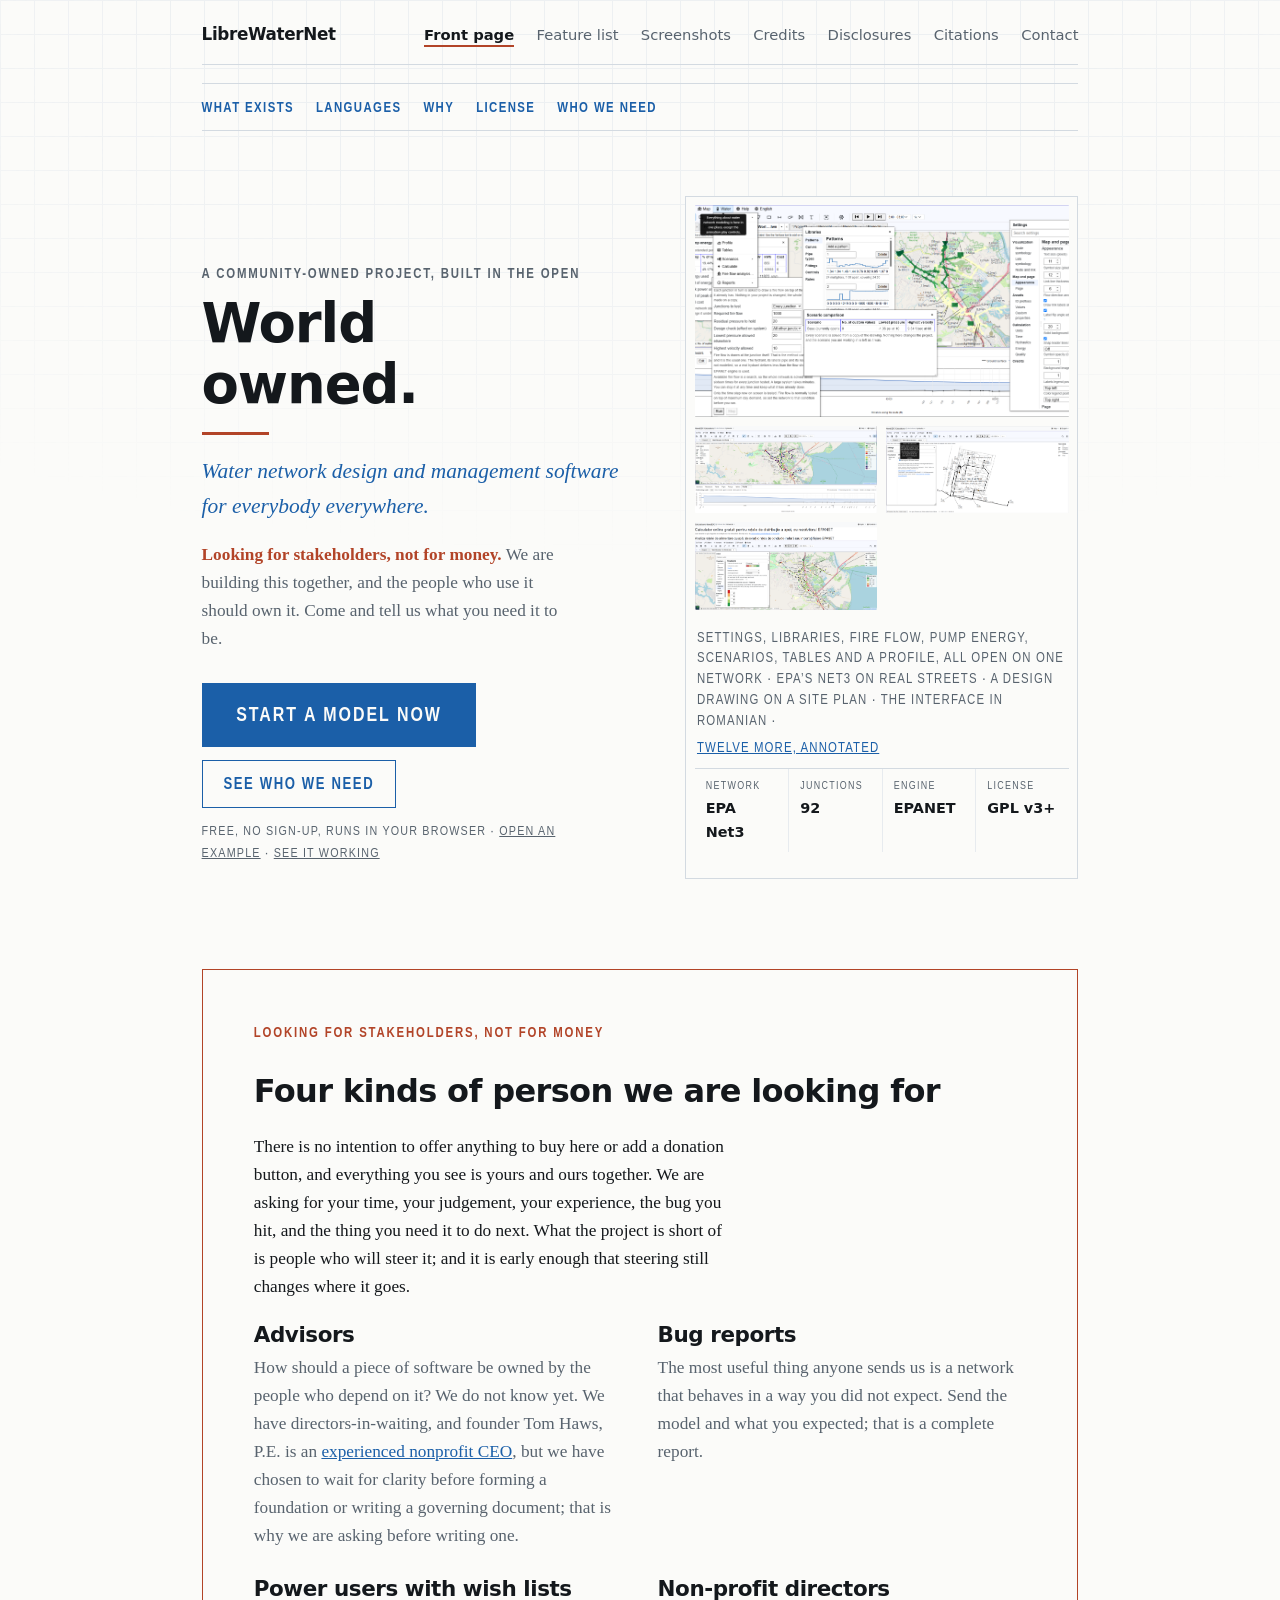
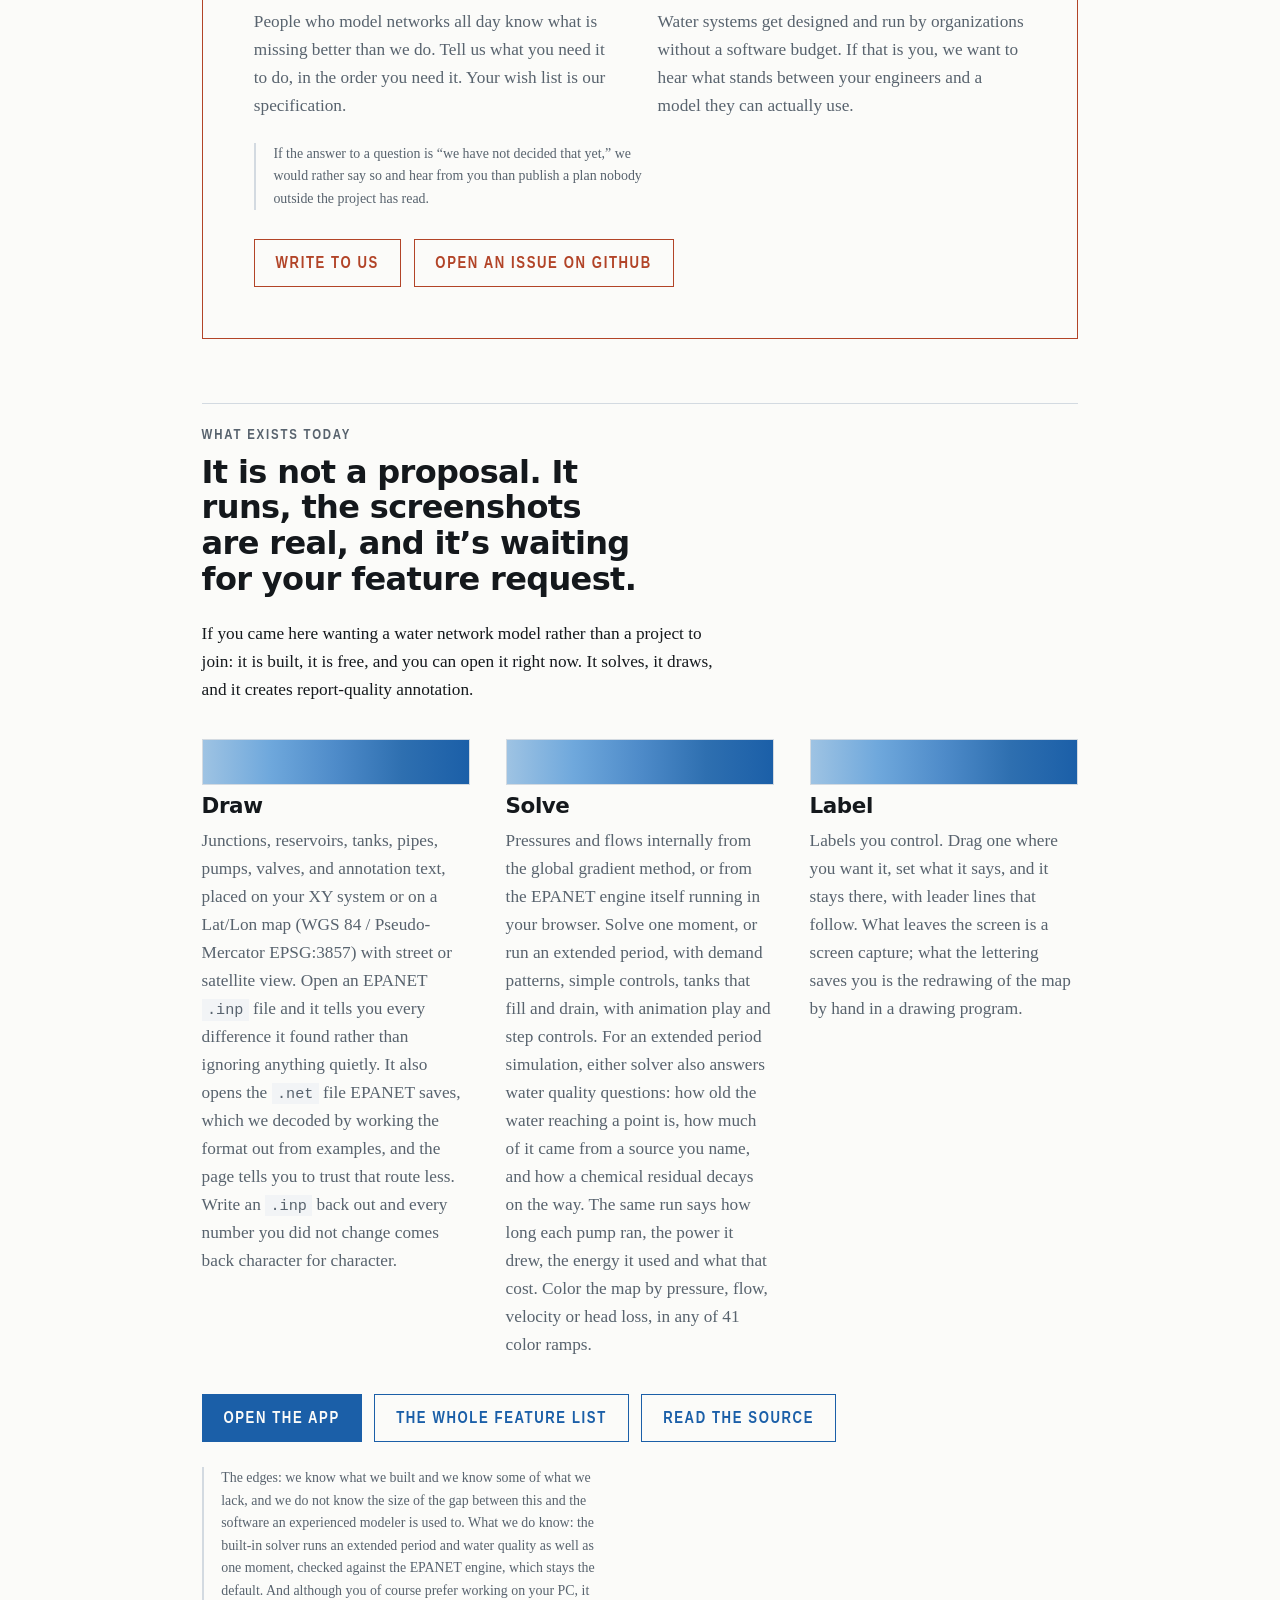
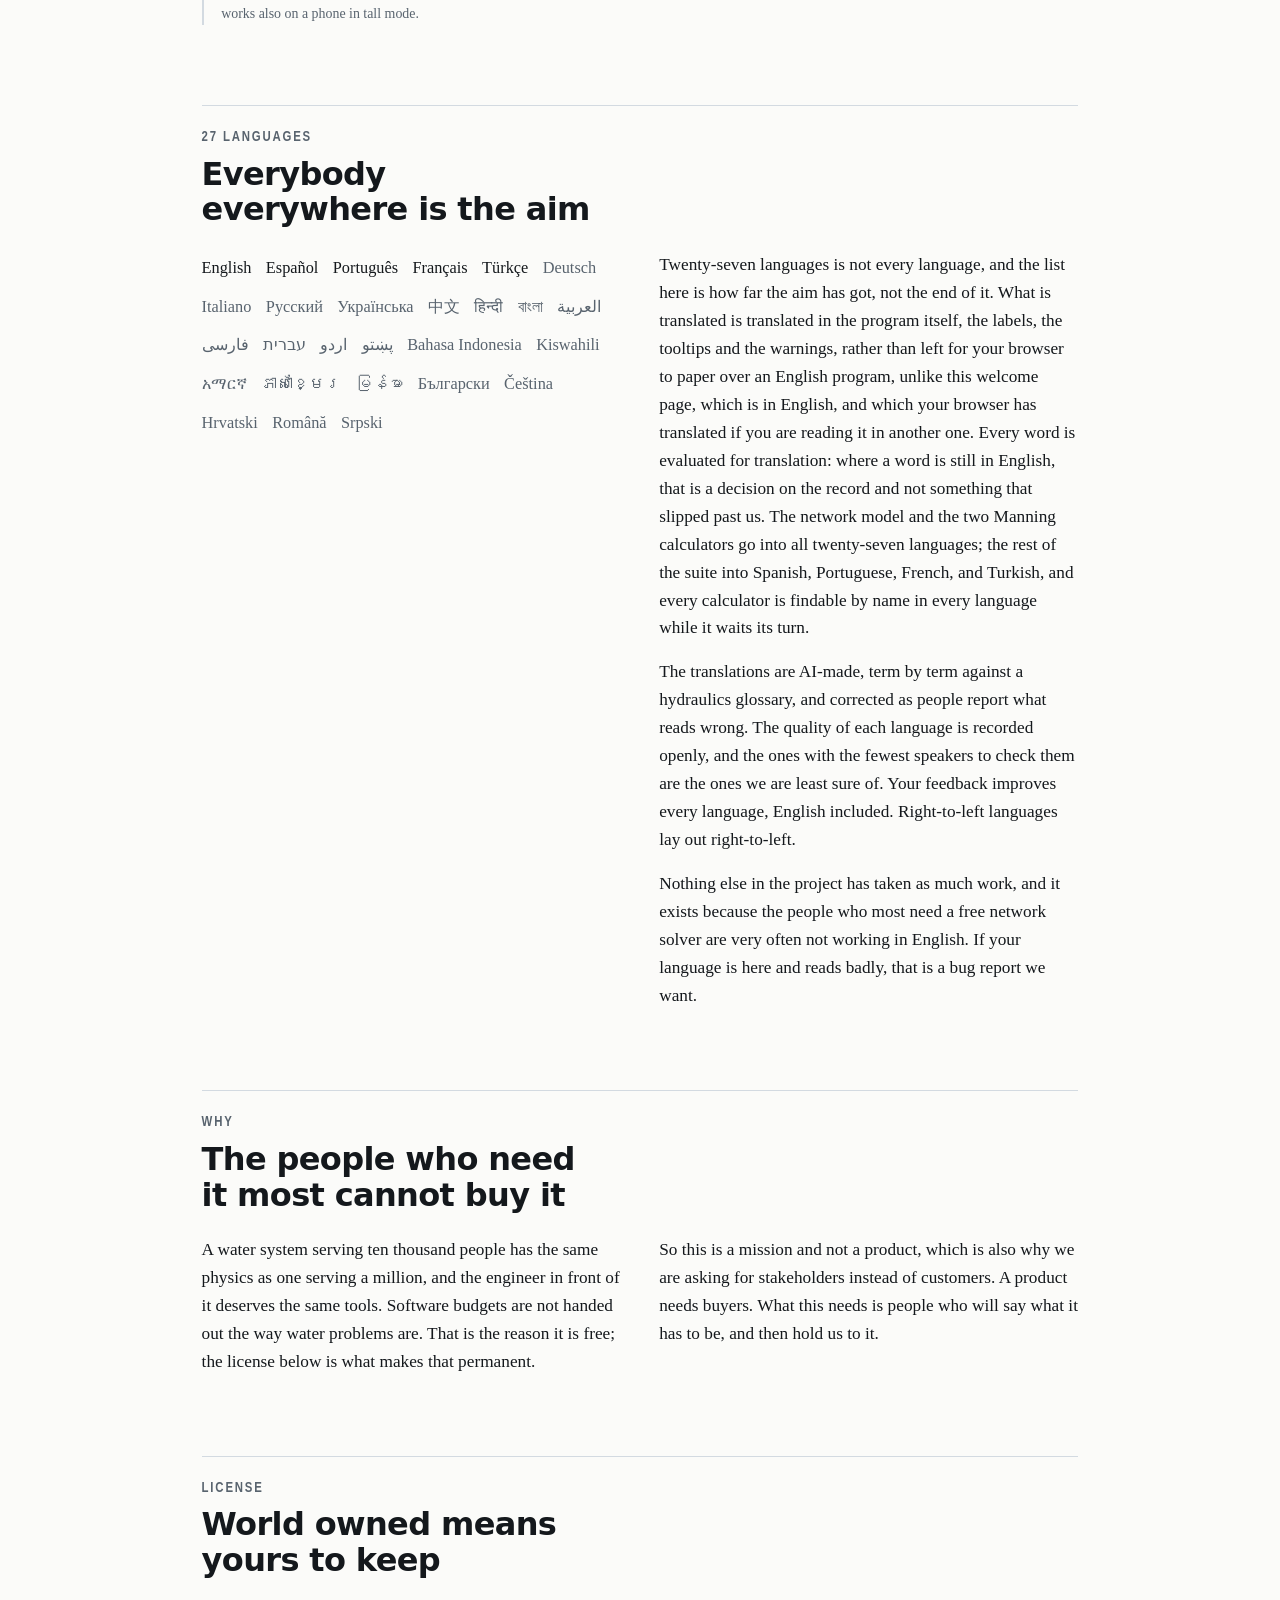
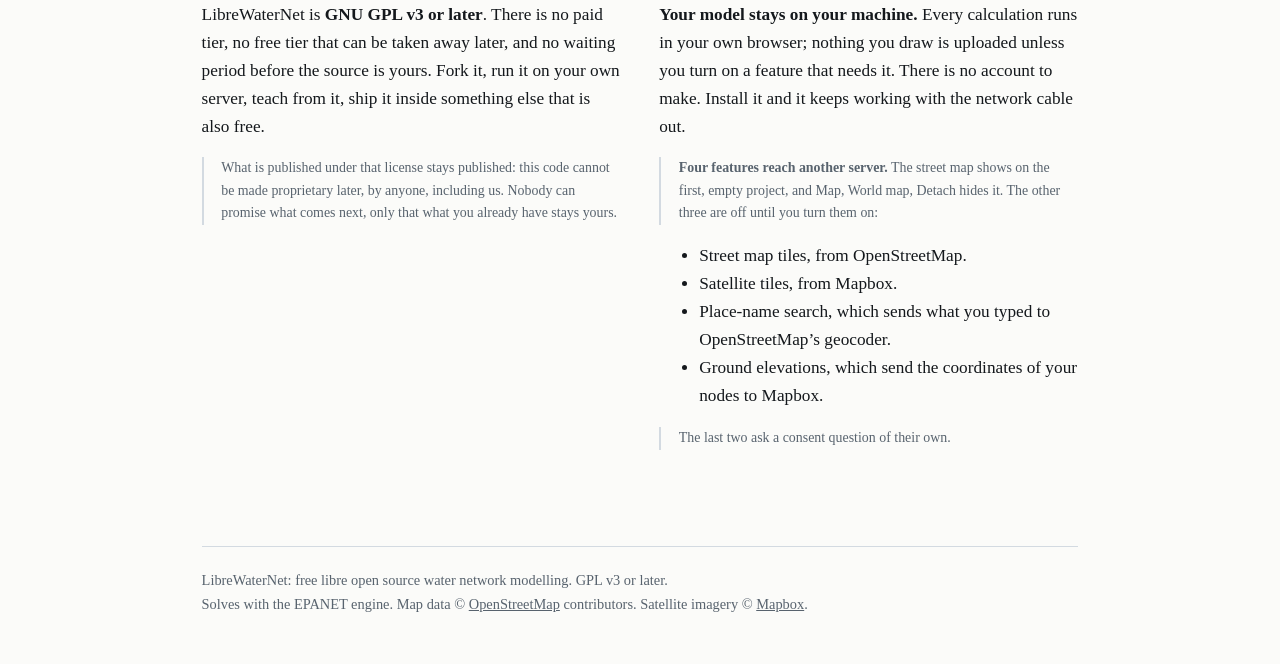
<file: index.html>
<!doctype html>
<html lang="en">
<head>
<meta charset="utf-8">
<meta name="viewport" content="width=device-width, initial-scale=1">
<link rel="icon" href="favicon.svg" type="image/svg+xml">
<link rel="icon" href="icon-192.png" type="image/png" sizes="192x192">
<link rel="apple-touch-icon" href="icon-192.png">
<title>LibreWaterNet · water network modeling for all of us</title>
<meta name="description" content="Free water network modelling that runs in your browser. Draw a looped pipe network on a map, solve it with the EPANET engine, read and write EPANET files. No sign-up, no account, 27 languages, GPL v3.">
<link rel="canonical" href="https://librewaternet.org/index.html">
<meta property="og:type" content="website">
<meta property="og:site_name" content="LibreWaterNet">
<meta property="og:url" content="https://librewaternet.org/index.html">
<meta property="og:title" content="LibreWaterNet · water network modeling for all of us">
<meta property="og:description" content="Free water network modelling that runs in your browser. Draw a looped pipe network on a map, solve it with the EPANET engine, read and write EPANET files. No sign-up, no account, 27 languages, GPL v3.">
<meta property="og:image" content="https://librewaternet.org/img/0007.png">
<meta property="og:image:width" content="1917">
<meta property="og:image:height" content="919">
<meta property="og:image:alt" content="A water network on a street map of Novato, California, colored by pressure, with a hydraulic profile beneath it.">
<meta name="twitter:card" content="summary_large_image">

<link rel="stylesheet" href="style.css">
</head>
<body>

<div class="sheet-bg"></div>

<div class="sheet">

	<header class="topbar">
	<!-- BEGIN GENERATED CHROME -->
	<div class="marks">
		<div class="wordmark"><span class="libre">Libre</span>WaterNet</div>
	</div>
	<nav>
		<a href="index.html" aria-current="page">Front page</a>
		<a href="features.html">Feature list</a>
		<a href="screenshots.html">Screenshots</a>
		<a href="credits.html">Credits</a>
		<a href="disclosures.html">Disclosures</a>
		<a href="citations.html">Citations</a>
		<a href="/engcalcs/contact.php">Contact</a>
	</nav>
	<!-- END GENERATED CHROME -->
</header>
<nav class="jump" aria-label="Sections of this page">
	<a href="#what">What exists</a>
	<a href="#languages">Languages</a>
	<a href="#why">Why</a>
	<a href="#license">License</a>
	<a href="#stakeholders">Who we need</a>
</nav>


	<div class="hero">
		<div class="hero-grid">
			<div>
				<p class="label">A community-owned project, built in the open</p>
				<h1>World<br>owned.<span class="rule-under"></span></h1>
				<p class="lede"><em>Water network design and management software for everybody everywhere.</em></p>
				<p class="lede-2"><strong>Looking for stakeholders, not for money.</strong> We are building this together, and the people who use it should own it. Come and tell us what you need it to be.</p>
				<div class="actions">
					<a class="btn btn-go" href="/app/">Start a model now</a>
					<a class="btn btn-ghost" href="#stakeholders">See who we need</a>
				</div>
				<p class="actions-note">Free, no sign-up, runs in your browser &middot; <a href="/app/?lpn_examples=1">Open an example</a> &middot; <a href="screenshots.html">See it working</a></p>
			</div>

			<figure class="plate" style="margin:0">
				<!-- REAL SCREENS, not a drawing (2026-08-25). What stood here was an <svg id="net">
				     with an aria-label describing a drafted network and NO GEOMETRY AT ALL — an empty
				     bordered box, live on the site. The .plate slot was always built to take an <img>
				     in the same position, so this is the swap it was designed for.
				     Every image is vetted publishable in the suite's dev/screenshots/INDEX.md. -->
				<!-- **THE LEAD FRAME IS THE CROWDED ONE** (Tom, 2026-09-12: *"This quintessence of
				     what we've built ... Feature it prominently."*). What stood here was 0028, a
				     clean single answer: one network, colored by pressure, one profile under it.
				     It is the better PICTURE and it was making the weaker CLAIM, because a reader
				     who has never heard of this cannot tell a finished program from a good demo of
				     one feature. This frame has Settings, the Libraries, fire flow, pump energy,
				     scenario comparison, the tables and a profile open together over the same
				     network, and nobody mistakes that for a demo. 0028 keeps its place in the
				     strip below, where it is still the clean answer.
				     Every image is vetted publishable in the suite's dev/screenshots/INDEX.md. -->
				<img src="img/0082.png" alt="One browser window showing a water network on a street map with the Settings box, the Libraries box, a fire flow analysis, a pump energy report, a scenario comparison and a hydraulic profile all open over it." width="1921" height="920" decoding="async">
				<div class="plate-strip">
					<img src="img/0028.png" alt="A water network on a street map of Novato, California, colored by pressure, with a hydraulic profile along a chosen path in the pane beneath it." width="1922" height="918" loading="lazy" decoding="async">
					<img src="img/0007.png" alt="A water network drawn over a site plan with hand-placed labels, leader lines and a title block." width="1917" height="919" loading="lazy" decoding="async">
					<img src="img/0026.png" alt="The same software with its entire interface in Romanian." width="1917" height="919" loading="lazy" decoding="async">
				</div>
				<figcaption class="plate-cap">Settings, Libraries, fire flow, pump energy, scenarios, tables and a profile, all open on one network &middot;
					EPA&rsquo;s Net3 on real streets &middot; a design drawing on a site plan &middot; the interface in Romanian &middot;
					<a href="screenshots.html">twelve more, annotated</a></figcaption>
				<dl class="titleblock">
					<div><dt>Network</dt><dd>EPA Net3</dd></div>
					<div><dt>Junctions</dt><dd>92</dd></div>
					<div><dt>Engine</dt><dd>EPANET</dd></div>
					<div><dt>License</dt><dd>GPL v3+</dd></div>
				</dl>
			</figure>
		</div>
	</div>

	<section id="stakeholders" class="invite">
		<span class="label">Looking for stakeholders, not for money</span>
		<h2>Four kinds of person we are looking for</h2>
		<p>There is no intention to offer anything to buy here or add a donation button, and everything you see is yours and ours together. We are asking for your time, your judgement, your experience, the bug you hit, and the thing you need it to do next. What the project is short of is people who will steer it; and it is early enough that steering still changes where it goes.</p>
		<div class="roles">
			<article>
				<h3>Advisors</h3>
				<p>How should a piece of software be owned by the people who depend on it? We do not know yet. We have directors-in-waiting, and founder Tom Haws, P.E. is an <a href="https://npsge.org">experienced nonprofit CEO</a>, but we have chosen to wait for clarity before forming a foundation or writing a governing document; that is why we are asking before writing one.</p>
			</article>
			<article>
				<h3>Bug reports</h3>
				<p>The most useful thing anyone sends us is a network that behaves in a way you did not expect. Send the model and what you expected; that is a complete report.</p>
			</article>
			<article>
				<h3>Power users with wish lists</h3>
				<p>People who model networks all day know what is missing better than we do. Tell us what you need it to do, in the order you need it. Your wish list is our specification.</p>
			</article>
			<article>
				<h3>Non-profit directors</h3>
				<p>Water systems get designed and run by organizations without a software budget. If that is you, we want to hear what stands between your engineers and a model they can actually use.</p>
			</article>
		</div>
		<p class="note">If the answer to a question is &ldquo;we have not decided that yet,&rdquo; we would rather say so and hear from you than publish a plan nobody outside the project has read.</p>
		<div class="actions" style="margin-top:.4rem">
			<a class="btn btn-ghost" href="/engcalcs/contact.php">Write to us</a>
			<a class="btn btn-ghost" href="https://github.com/hawstom/engcalcs">Open an issue on GitHub</a>
		</div>
	</section>

	<section id="what">
		<div class="sec-head">
			<span class="label">What exists today</span>
			<h2>It is not a proposal. It runs, the screenshots are real, and it&rsquo;s waiting for your feature request.</h2>
		</div>
		<p style="max-width:60ch;margin:0 0 2.2rem">If you came here wanting a water network model rather than a project to join: it is built, it is free, and you can open it right now. It solves, it draws, and it creates report-quality annotation.</p>
		<div class="legend">
			<article>
				<div class="swatch" id="sw-draw"></div>
				<h3>Draw</h3>
				<p>Junctions, reservoirs, tanks, pipes, pumps, valves, and annotation text, placed on your XY system or on a Lat/Lon map (WGS 84 / Pseudo-Mercator EPSG:3857) with street or satellite view. Open an EPANET <code>.inp</code> file and it tells you every difference it found rather than ignoring anything quietly. It also opens the <code>.net</code> file EPANET saves, which we decoded by working the format out from examples, and the page tells you to trust that route less. Write an <code>.inp</code> back out and every number you did not change comes back character for character.</p>
			</article>
			<article>
				<div class="swatch" id="sw-solve"></div>
				<h3>Solve</h3>
				<p>Pressures and flows internally from the global gradient method, or from the EPANET engine itself running in your browser. Solve one moment, or run an extended period, with demand patterns, simple controls, tanks that fill and drain, with animation play and step controls. For an extended period simulation, either solver also answers water quality questions: how old the water reaching a point is, how much of it came from a source you name, and how a chemical residual decays on the way. The same run says how long each pump ran, the power it drew, the energy it used and what that cost. Color the map by pressure, flow, velocity or head loss, in any of 41 color ramps.</p>
			</article>
			<article>
				<div class="swatch" id="sw-publish"></div>
				<h3>Label</h3>
				<p>Labels you control. Drag one where you want it, set what it says, and it stays there, with leader lines that follow. What leaves the screen is a screen capture; what the lettering saves you is the redrawing of the map by hand in a drawing program.</p>
			</article>
		</div>
		<div class="actions" style="margin-top:2.2rem">
			<a class="btn" href="/app/">Open the app</a>
			<a class="btn btn-ghost" href="features.html">The whole feature list</a>
			<a class="btn btn-ghost" href="https://github.com/hawstom/engcalcs">Read the source</a>
		</div>
		<p class="note" style="margin-top:1.6rem">The edges: we know what we built and we know some of what we lack, and we do not know the size of the gap between this and the software an experienced modeler is used to. What we do know: the built-in solver runs an extended period and water quality as well as one moment, checked against the EPANET engine, which stays the default. And although you of course prefer working on your PC, it works also on a phone in tall mode.</p>
	</section>

	<section id="languages">
		<div class="sec-head">
			<span class="label">27 languages</span>
			<h2>Everybody everywhere is the aim</h2>
		</div>
		<div class="two-col">
			<div>
				<p class="langs">
					<span class="core">English</span>
					<span class="core">Español</span>
					<span class="core">Português</span>
					<span class="core">Français</span>
					<span class="core">Türkçe</span>
					<span>Deutsch</span>
					<span>Italiano</span>
					<span>Русский</span>
					<span>Українська</span>
					<span>中文</span>
					<span>हिन्दी</span>
					<span>বাংলা</span>
					<span>العربية</span>
					<span>فارسی</span>
					<span>עברית</span>
					<span>اردو</span>
					<span>پښتو</span>
					<span>Bahasa Indonesia</span>
					<span>Kiswahili</span>
					<span>አማርኛ</span>
					<span>ភាសាខ្មែរ</span>
					<span>မြန်မာ</span>
					<span>Български</span>
					<span>Čeština</span>
					<span>Hrvatski</span>
					<span>Română</span>
					<span>Srpski</span>
				</p>
			</div>
			<div>
				<p>Twenty-seven languages is not every language, and the list here is how far the aim has got, not the end of it. What is translated is translated in the program itself, the labels, the tooltips and the warnings, rather than left for your browser to paper over an English program, unlike this welcome page, which is in English, and which your browser has translated if you are reading it in another one. Every word is evaluated for translation: where a word is still in English, that is a decision on the record and not something that slipped past us. The network model and the two Manning calculators go into all twenty-seven languages; the rest of the suite into Spanish, Portuguese, French, and Turkish, and every calculator is findable by name in every language while it waits its turn.</p>
				<p>The translations are AI-made, term by term against a hydraulics glossary, and corrected as people report what reads wrong. The quality of each language is recorded openly, and the ones with the fewest speakers to check them are the ones we are least sure of. Your feedback improves every language, English included. Right-to-left languages lay out right-to-left.</p>
				<p>Nothing else in the project has taken as much work, and it exists because the people who most need a free network solver are very often not working in English. If your language is here and reads badly, that is a bug report we want.</p>
			</div>
		</div>
	</section>

	<section id="why">
		<div class="sec-head">
			<span class="label">Why</span>
			<h2>The people who need it most cannot buy it</h2>
		</div>
		<div class="two-col">
			<div>
				<p>A water system serving ten thousand people has the same physics as one serving a million, and the engineer in front of it deserves the same tools. Software budgets are not handed out the way water problems are. That is the reason it is free; the license below is what makes that permanent.</p>
			</div>
			<div>
				<p>So this is a mission and not a product, which is also why we are asking for stakeholders instead of customers. A product needs buyers. What this needs is people who will say what it has to be, and then hold us to it.</p>
			</div>
		</div>
	</section>

	<section id="license">
		<div class="sec-head">
			<span class="label">License</span>
			<h2>World owned means yours to keep</h2>
		</div>
		<div class="two-col">
			<div>
				<p>LibreWaterNet is <strong>GNU GPL v3 or later</strong>. There is no paid tier, no free tier that can be taken away later, and no waiting period before the source is yours. Fork it, run it on your own server, teach from it, ship it inside something else that is also free.</p>
				<p class="note">What is published under that license stays published: this code cannot be made proprietary later, by anyone, including us. Nobody can promise what comes next, only that what you already have stays yours.</p>
			</div>
			<div>
				<p><strong>Your model stays on your machine.</strong> Every calculation runs in your own browser; nothing you draw is uploaded unless you turn on a feature that needs it. There is no account to make. Install it and it keeps working with the network cable out.</p>
				<p class="note"><strong>Four features reach another server.</strong> The street map shows on the first, empty project, and Map, World map, Detach hides it. The other three are off until you turn them on:</p>
				<ul class="plainlist">
					<li>Street map tiles, from OpenStreetMap.</li>
					<li>Satellite tiles, from Mapbox.</li>
					<li>Place-name search, which sends what you typed to OpenStreetMap&rsquo;s geocoder.</li>
					<li>Ground elevations, which send the coordinates of your nodes to Mapbox.</li>
				</ul>
				<p class="note">The last two ask a consent question of their own.</p>
			</div>
		</div>
	</section>

	<footer>
		<div>LibreWaterNet: free libre open source water network modelling. GPL v3 or later.</div>
		<div>Solves with the EPANET engine. Map data &copy; <a href="https://www.openstreetmap.org/copyright">OpenStreetMap</a> contributors. Satellite imagery &copy; <a href="https://www.mapbox.com/about/maps/">Mapbox</a>.</div>
	</footer>
</div>
<script>
(function () {
	'use strict';

	// The demonstration network. Short and structured, so it is authored as
	// DATA and drawn — not as a wall of hand-written path commands.
	var N = {
		R1: [58, 300, 'res'],  J1: [150, 300], J2: [150, 196],
		J3: [266, 150],        J4: [266, 262], J5: [378, 112],
		J6: [378, 232],        J7: [492, 164], J8: [492, 300],
		J9: [606, 216],        T1: [634, 92, 'tank'],
		J10: [330, 352],       J11: [462, 386]
	};
	var L = [
		['R1', 'J1', 'pump'], ['J1', 'J2'], ['J2', 'J3'], ['J3', 'J4'], ['J4', 'J1'],
		['J3', 'J5'], ['J5', 'J7'], ['J7', 'J6'], ['J6', 'J4'],
		['J7', 'J9'], ['J9', 'T1'], ['J9', 'J8'], ['J8', 'J6'],
		['J4', 'J10'], ['J10', 'J11'], ['J11', 'J8']
	];
	// Color by value, the way the app does — five steps of one ramp.
	var RAMP = ['#9EC3E3', '#6FA8DC', '#4E8BC9', '#2E6FB0', '#1B5FA8'];
	var CLASS = [2, 4, 3, 3, 4, 4, 3, 2, 2, 3, 4, 1, 1, 2, 1, 0];

	var NS = 'http://www.w3.org/2000/svg';
	function el(tag, attrs) {
		var e = document.createElementNS(NS, tag), k;
		for (k in attrs) { if (Object.prototype.hasOwnProperty.call(attrs, k)) { e.setAttribute(k, attrs[k]); } }
		return e;
	}
	// --- the legend swatches, from the same ramp ----------------------------
	// ABOVE THE #net GUARD ON PURPOSE. The 2026-08-25 swap to real screenshots removed the
	// <svg id="net"> this script was written for, so everything after that guard stopped running
	// -- and .swatch has no background in CSS, so the Draw/Solve/Publish legend rendered as three
	// empty bordered boxes on the live page. This block never needed the svg; only RAMP.
	[['sw-draw', 0], ['sw-solve', 2], ['sw-publish', 4]].forEach(function (p) {
		var box = document.getElementById(p[0]);
		if (!box) { return; }
		box.style.background =
			'linear-gradient(90deg,' + RAMP.slice(0, p[1] + 1).concat(RAMP.slice(p[1] + 1)).join(',') + ')';
	});

	var svg = document.getElementById('net');
	if (!svg) { return; }

	// --- pipes ---------------------------------------------------------------
	L.forEach(function (lk, i) {
		var a = N[lk[0]], b = N[lk[1]], w = 2 + CLASS[i] * 0.9;
		svg.appendChild(el('line', {
			x1: a[0], y1: a[1], x2: b[0], y2: b[1],
			stroke: RAMP[CLASS[i]], 'stroke-width': w, 'stroke-linecap': 'round'
		}));
		// The moving dashes are the water. Drawn as a second, lighter stroke
		// over the pipe so the pipe's own color still reads.
		var f = el('line', {
			x1: a[0], y1: a[1], x2: b[0], y2: b[1],
			stroke: 'rgba(255,255,255,.55)', 'stroke-width': Math.max(1, w - 1.6),
			'stroke-dasharray': '3 15', 'stroke-linecap': 'round'
		});
		f.setAttribute('class', 'flow');
		f.style.animationDelay = (i * -0.16) + 's';
		svg.appendChild(f);
	});

	// --- nodes ---------------------------------------------------------------
	Object.keys(N).forEach(function (id) {
		var n = N[id], kind = n[2];
		if (kind === 'res') {
			// A reservoir is a fixed head — drawn as the surface it is.
			svg.appendChild(el('path', {
				d: 'M' + (n[0] - 22) + ' ' + (n[1] - 15) + ' h44 v30 h-44 z',
				fill: 'var(--water-soft)', stroke: 'var(--ink)', 'stroke-width': 1.6
			}));
			svg.appendChild(el('path', {
				d: 'M' + (n[0] - 22) + ' ' + (n[1] - 6) + ' h44',
				stroke: 'var(--water)', 'stroke-width': 2, fill: 'none'
			}));
		} else if (kind === 'tank') {
			svg.appendChild(el('path', {
				d: 'M' + (n[0] - 17) + ' ' + (n[1] - 20) + ' h34 v34 h-34 z',
				fill: 'var(--water-soft)', stroke: 'var(--ink)', 'stroke-width': 1.6
			}));
			svg.appendChild(el('path', {
				d: 'M' + (n[0] - 17) + ' ' + (n[1] - 2) + ' h34',
				stroke: 'var(--water)', 'stroke-width': 2, fill: 'none'
			}));
		} else {
			svg.appendChild(el('circle', {
				cx: n[0], cy: n[1], r: 5.2,
				fill: 'var(--paper)', stroke: 'var(--ink)', 'stroke-width': 1.8
			}));
		}
	});

	// --- the pump, on its own link ------------------------------------------
	(function () {
		var a = N.R1, b = N.J1, mx = (a[0] + b[0]) / 2, my = (a[1] + b[1]) / 2;
		svg.appendChild(el('circle', { cx: mx, cy: my, r: 10, fill: 'var(--paper)', stroke: 'var(--ink)', 'stroke-width': 1.8 }));
		svg.appendChild(el('path', {
			d: 'M' + (mx - 3.5) + ' ' + (my - 5) + ' L' + (mx + 5) + ' ' + my + ' L' + (mx - 3.5) + ' ' + (my + 5) + ' z',
			fill: 'var(--ink)'
		}));
	}());

	// --- the callouts, which are the whole point ----------------------------
	// A drafting callout: a red dot on the feature, a leader to a horizontal
	// shoulder, and condensed lettering sitting on the shoulder.
	function callout(px, py, tx, ty, text, anchor) {
		var g = el('g', {}), sx = anchor === 'end' ? tx - 8 : tx + 8;
		g.appendChild(el('circle', { cx: px, cy: py, r: 2.6, fill: 'var(--pencil)' }));
		g.appendChild(el('path', {
			d: 'M' + px + ' ' + py + ' L' + tx + ' ' + ty + ' L' + sx + ' ' + ty,
			stroke: 'var(--pencil)', 'stroke-width': 1, fill: 'none'
		}));
		var t = el('text', {
			x: anchor === 'end' ? sx - 4 : sx + 4, y: ty - 5,
			'text-anchor': anchor === 'end' ? 'end' : 'start',
			fill: 'var(--pencil)'
		});
		t.setAttribute('style',
			'font-family:var(--font-cond);font-weight:600;font-size:14px;' +
			'letter-spacing:.1em;text-transform:uppercase');
		t.textContent = text;
		g.appendChild(t);
		svg.appendChild(g);
	}
	callout(104, 300, 74, 372, 'Pump · 50 hp', 'start');
	callout(634, 92, 690, 44, 'Tank · 1.2 MG', 'end');
	callout(322, 131, 300, 62, '300 mm DI · 1,240 m', 'start');
	callout(492, 300, 560, 330, 'J8 · 42 psi', 'start');

}());
</script>

</body>
</html>
</file>
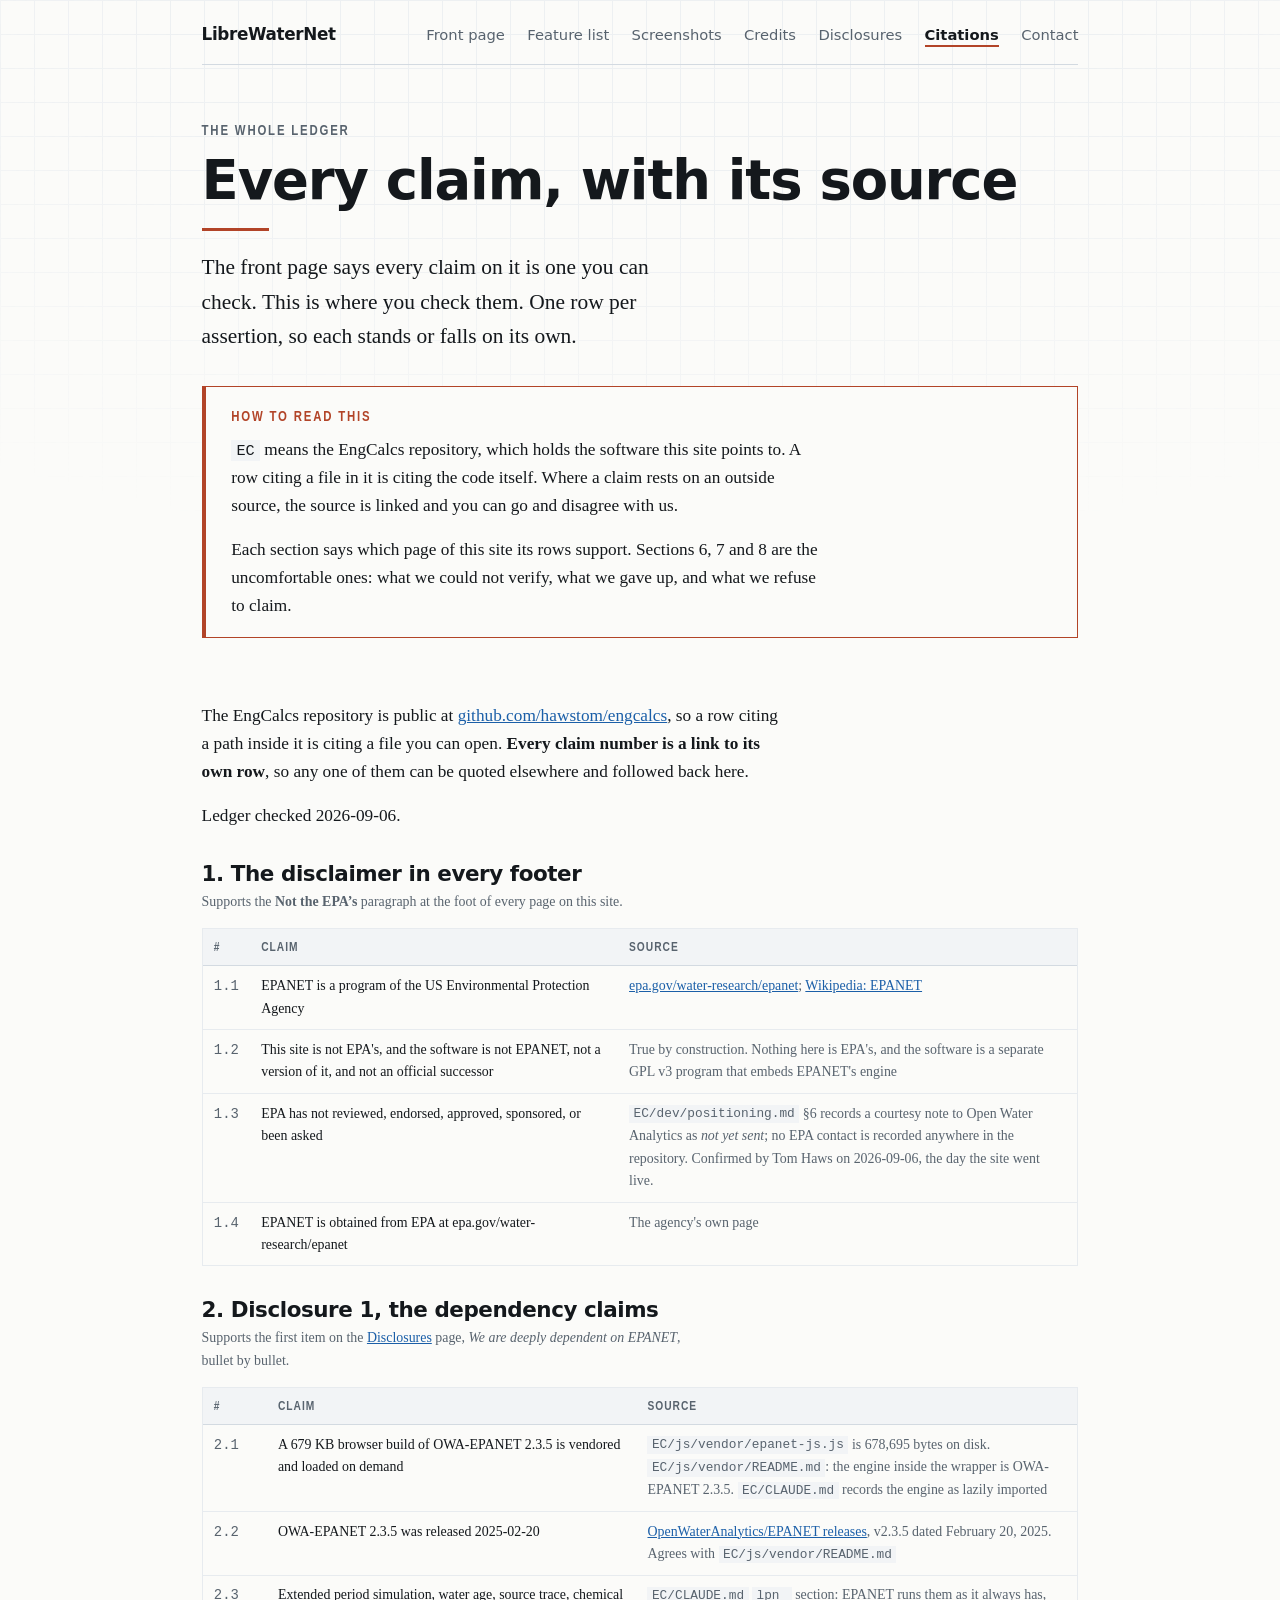
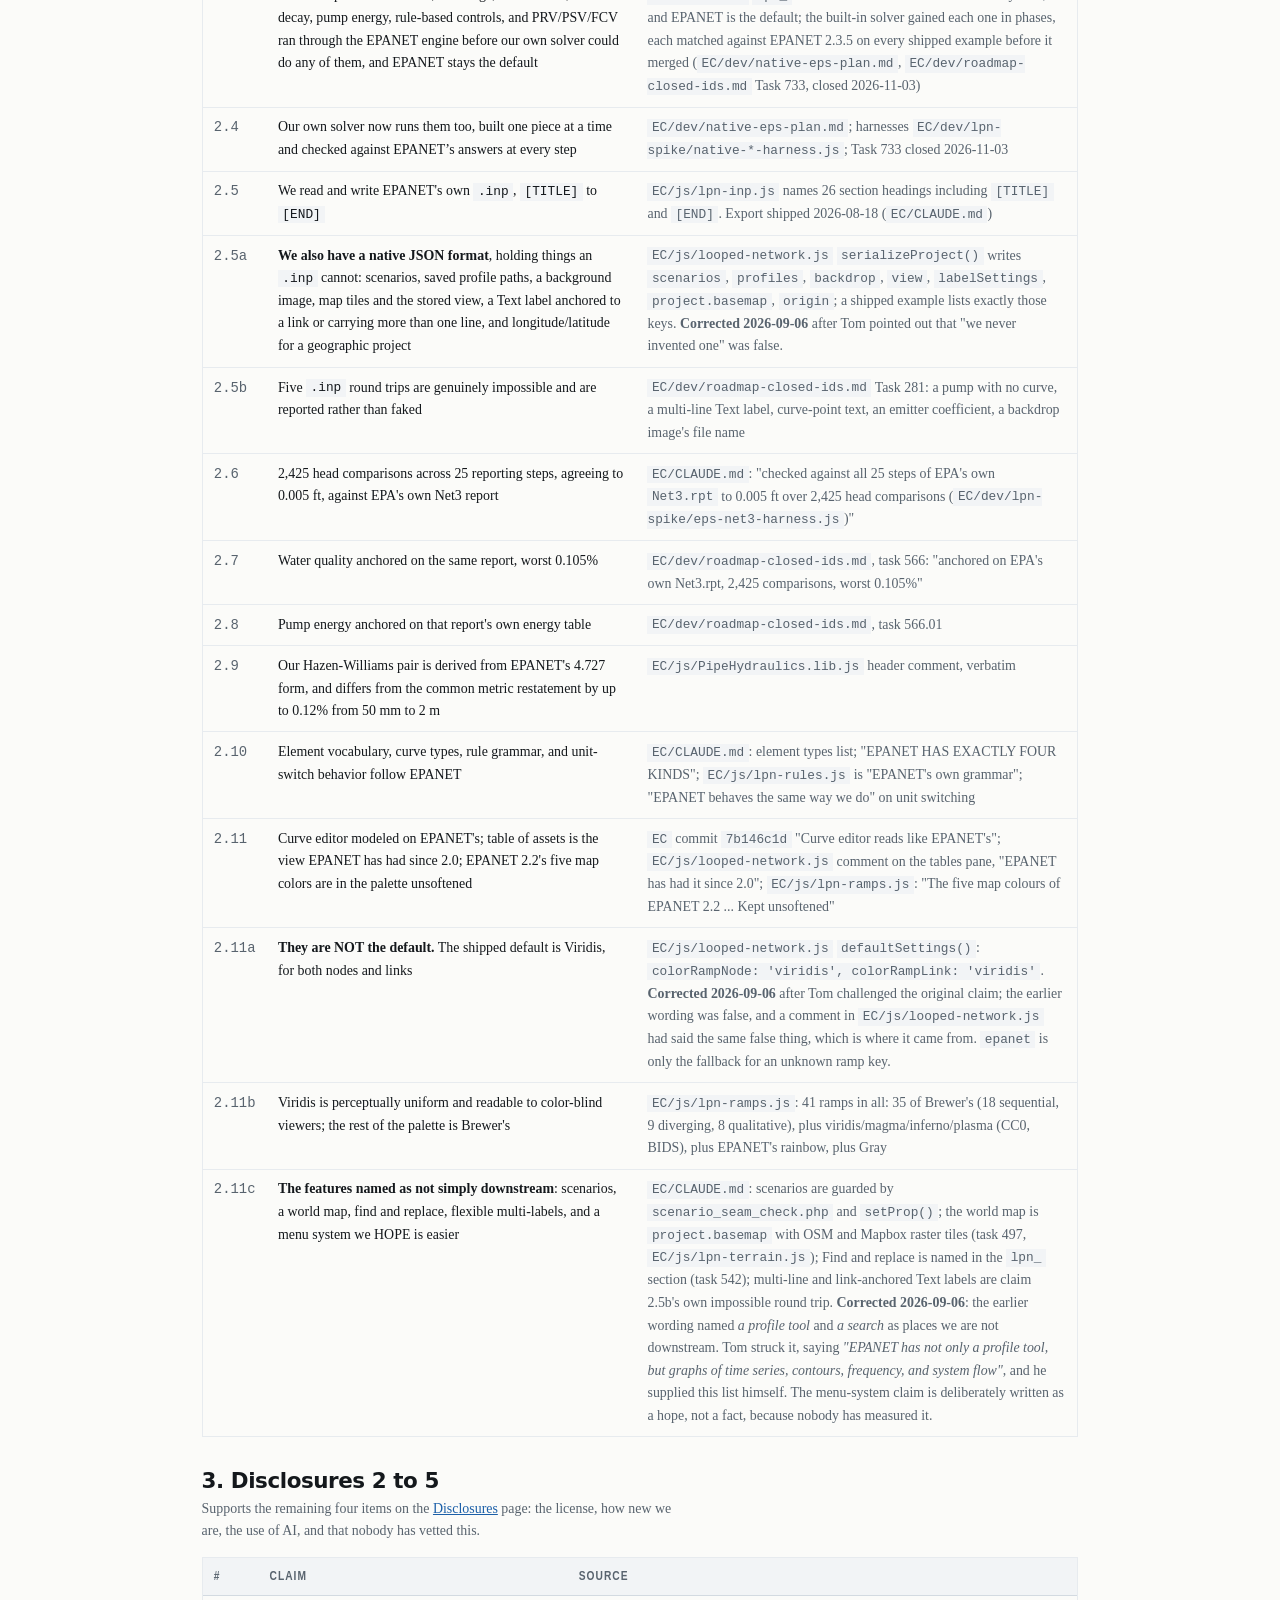
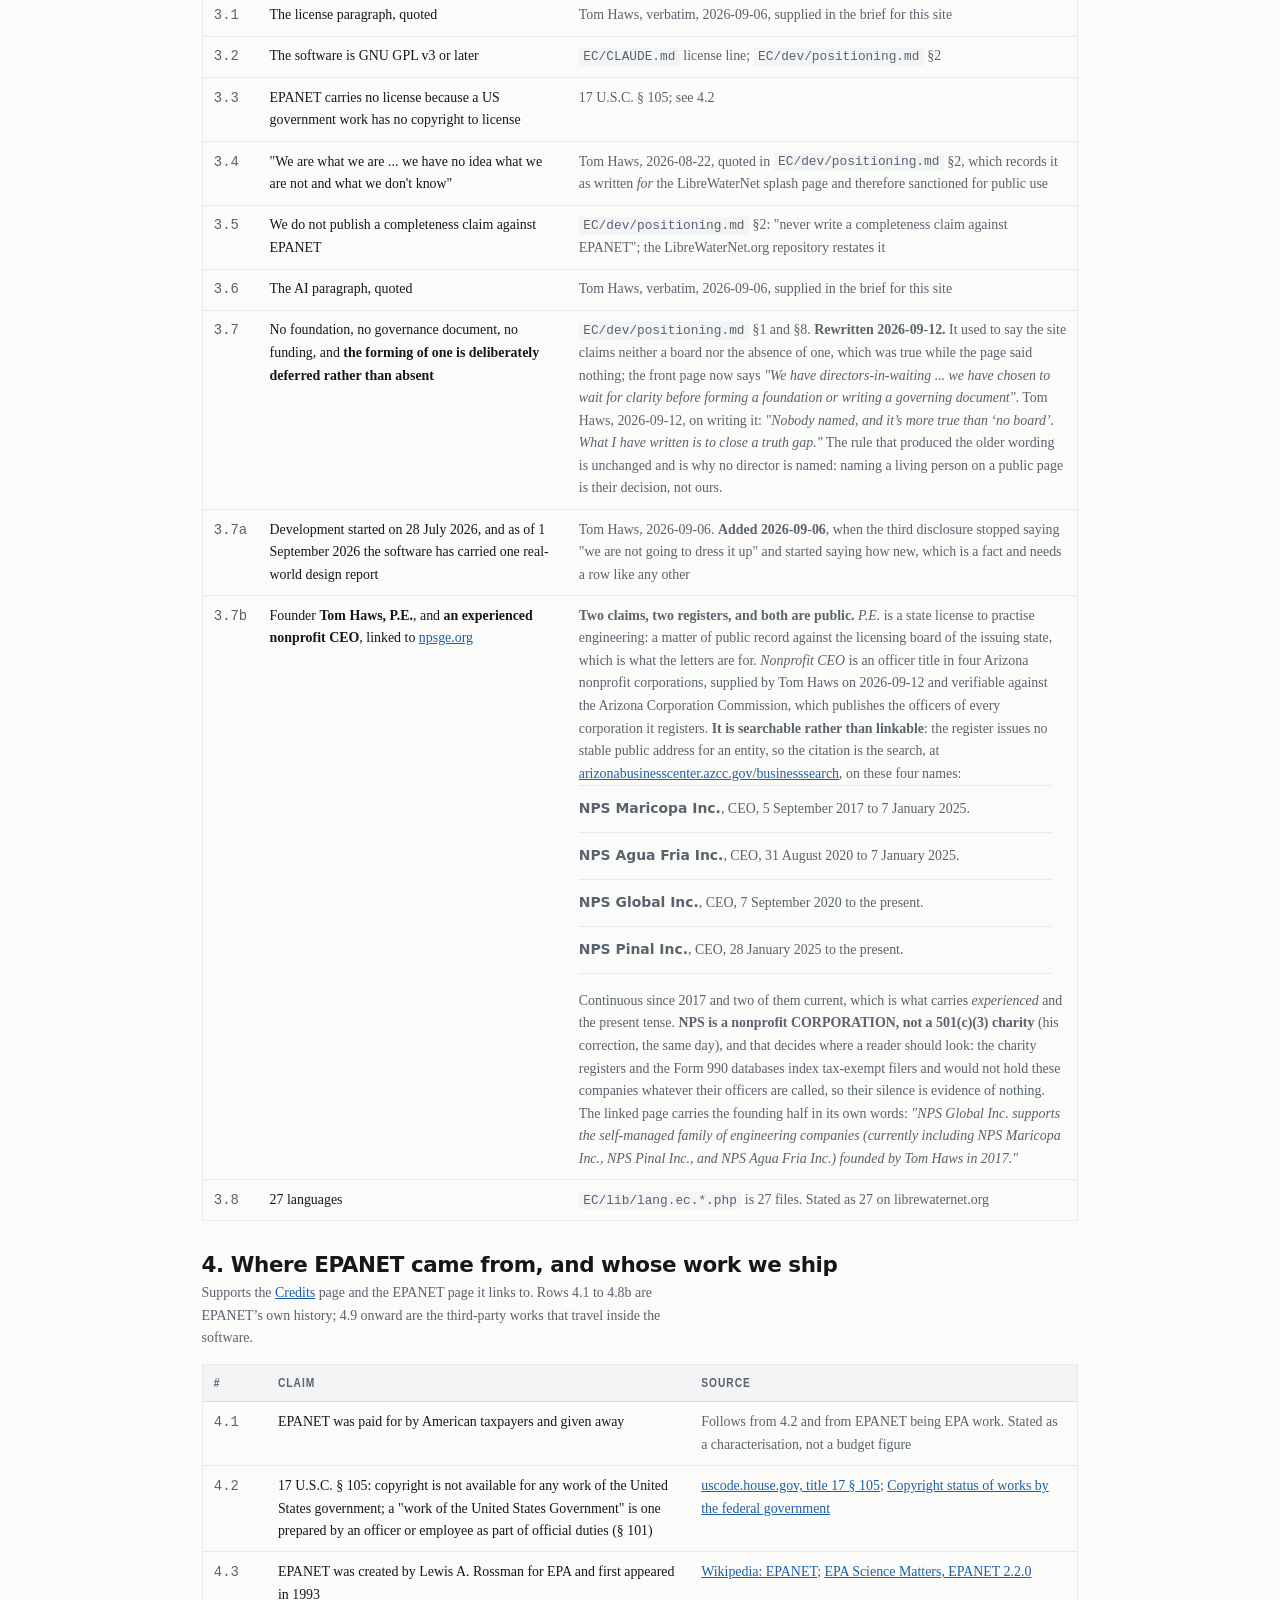
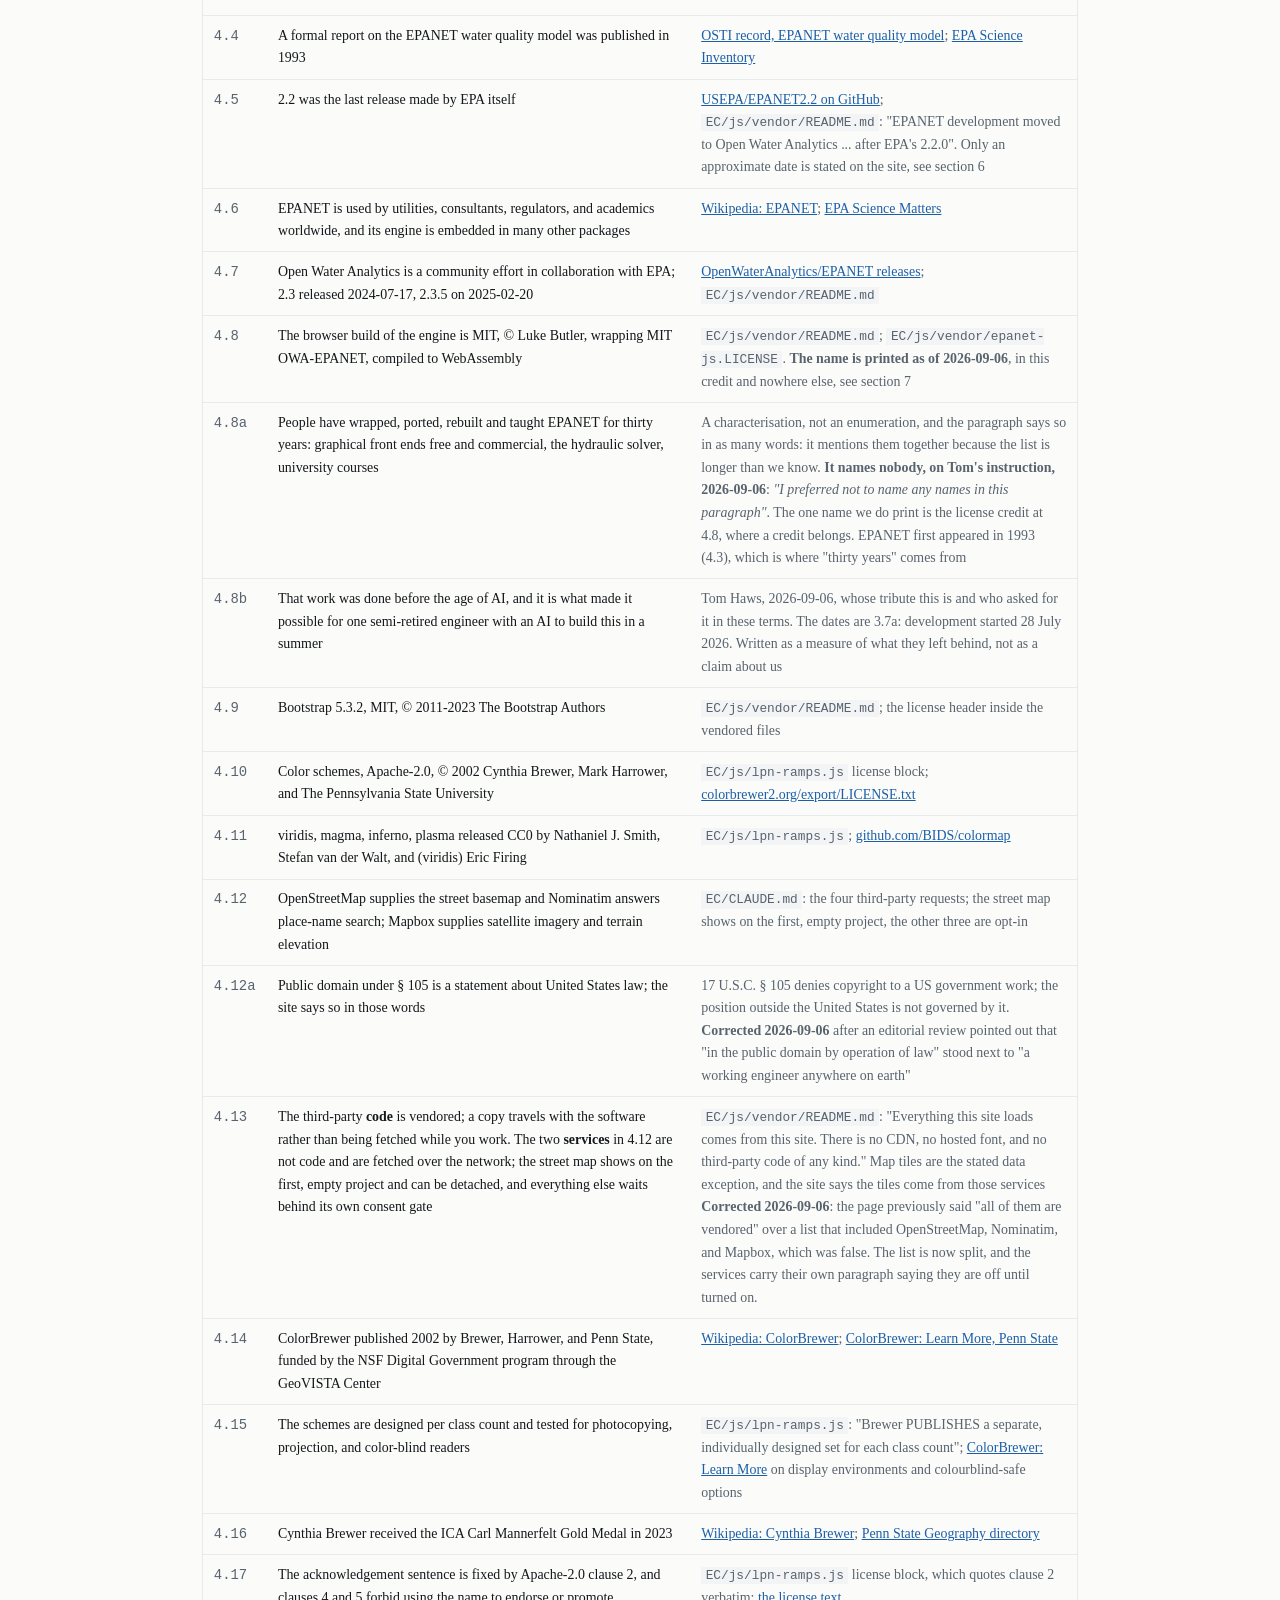
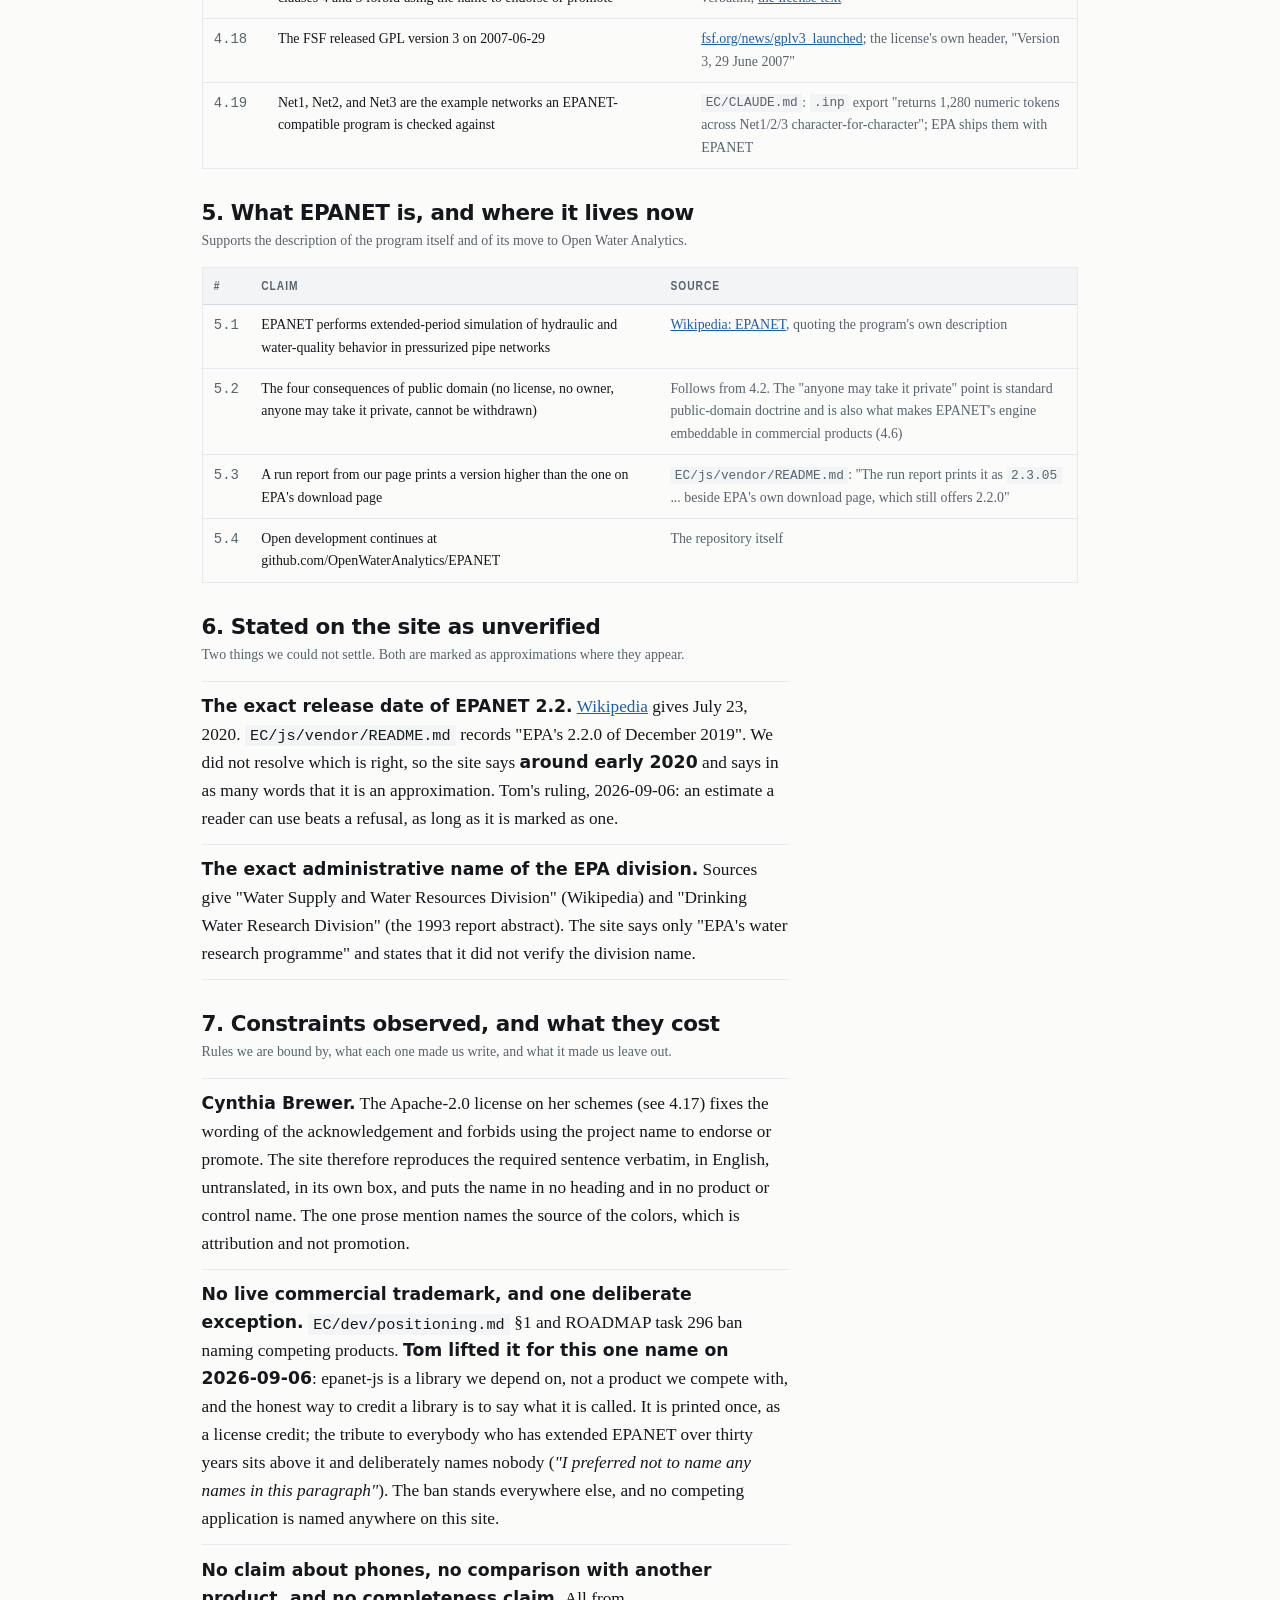
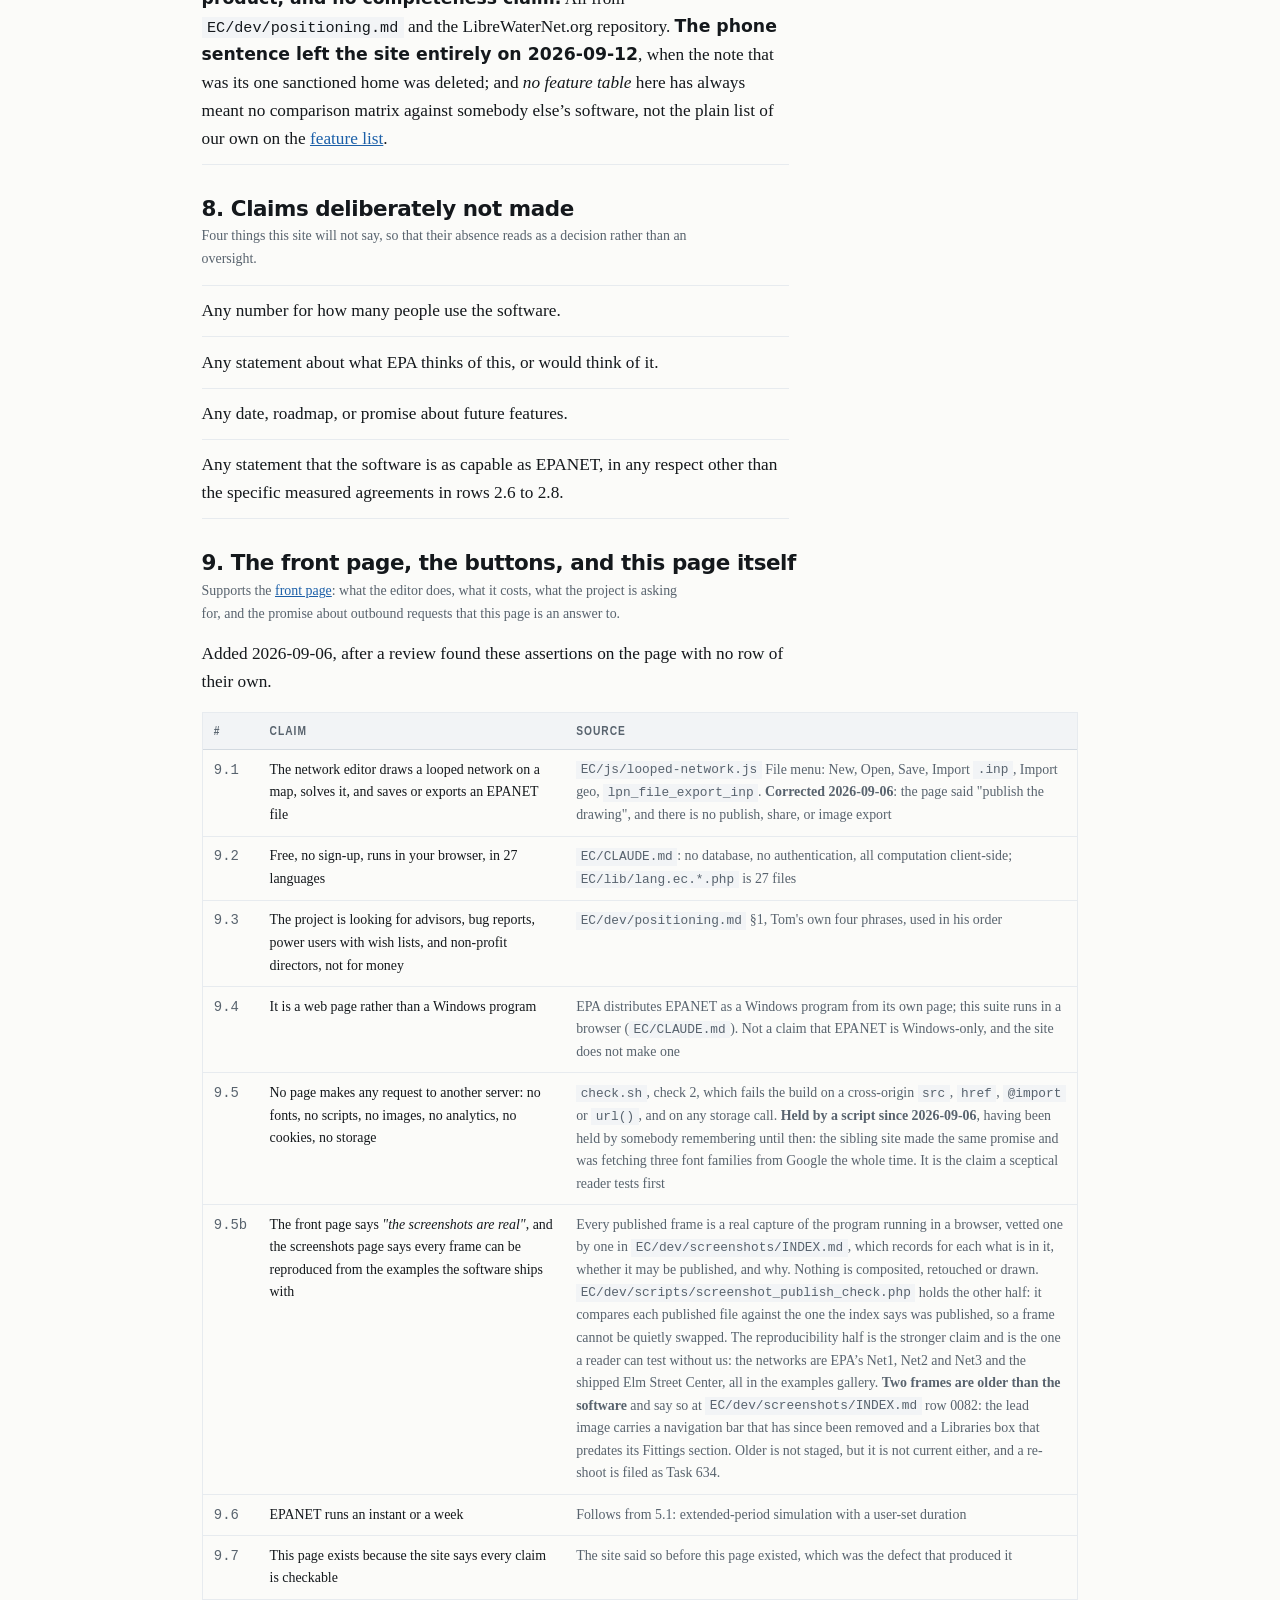
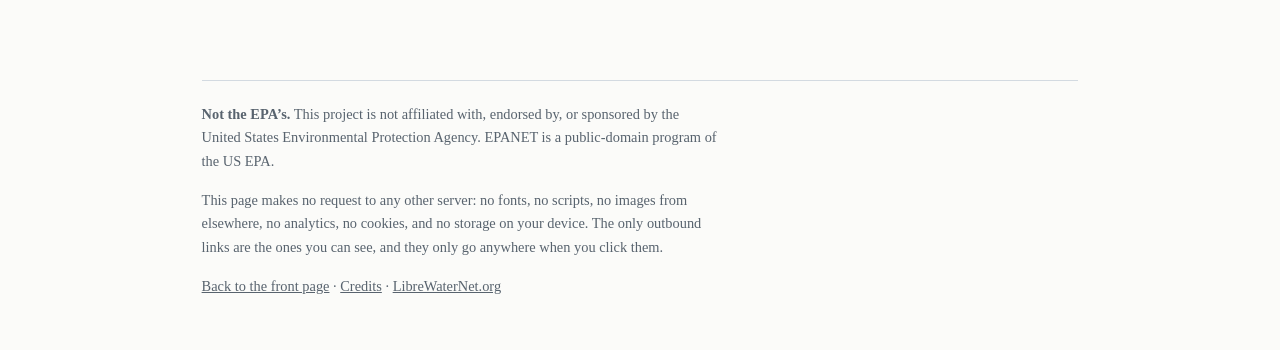
<file: citations.html>
<!doctype html>
<html lang="en">
<head>
<meta charset="utf-8">
<title>Every claim, with its source</title>
<meta name="viewport" content="width=device-width, initial-scale=1">
<meta name="description" content="Every factual assertion this project makes in public, one per row, with the source it rests on.">
<link rel="canonical" href="https://librewaternet.org/citations.html">
<meta property="og:title" content="Citations: every claim, with its source">
<meta property="og:description" content="Every factual assertion this project makes in public, one per row, with the source it rests on.">
<meta property="og:type" content="website">
<meta property="og:site_name" content="LibreWaterNet">
<meta property="og:url" content="https://librewaternet.org/citations.html">
<meta property="og:image" content="https://librewaternet.org/img/0007.png">
<meta property="og:image:width" content="1917">
<meta property="og:image:height" content="919">
<link rel="icon" href="favicon.svg" type="image/svg+xml">
<link rel="icon" href="icon-192.png" type="image/png" sizes="192x192">
<link rel="apple-touch-icon" href="icon-192.png">
<link rel="stylesheet" href="style.css">
</head>
<body>
<div class="sheet-bg" aria-hidden="true"></div>

<div class="sheet">

<header class="topbar">
	<!-- BEGIN GENERATED CHROME -->
	<div class="marks">
		<div class="wordmark"><span class="libre">Libre</span>WaterNet</div>
	</div>
	<nav>
		<a href="index.html">Front page</a>
		<a href="features.html">Feature list</a>
		<a href="screenshots.html">Screenshots</a>
		<a href="credits.html">Credits</a>
		<a href="disclosures.html">Disclosures</a>
		<a href="citations.html" aria-current="page">Citations</a>
		<a href="/engcalcs/contact.php">Contact</a>
	</nav>
	<!-- END GENERATED CHROME -->
</header>

<main>

<!-- **WHAT A DELETED SECTION DID TO THIS LEDGER** (Tom, 2026-09-12: *"Make a note of possibly 1 or
     2 sections that I deleted en masse in case they affect Citations."*). One section was deleted
     whole: **`#edges`, "The edges", at the foot of features.html.** It held four things this page
     has rows for, and every one of them was checked on 2026-09-12:

       * The engine claims (a run over time, and PRV/PSV/FCV) -- rows 2.3 and 2.4, rewritten 2026-11-03 when the built-in solver gained them. Still
         stated, in the first item on the Disclosures page. No change.
       * The four third-party services and their per-purpose consent -- rows 4.12 and 4.13. Still
         stated on the Credits page: *"Both are off until you turn them on, each asks its own
         permission."* No change.
       * *"A wish list is a specification"* and what the project is asking for -- row 9.3. Still on
         the front page under Looking for stakeholders. No change.
       * **The phone sentence -- and this one IS gone from the site.** It is a sanctioned claim
         with exactly one permitted home (dev/positioning.md §3, the honest-edges note), and that
         home was the deleted section. Section 7 below records that, because a claim withdrawn is
         a fact about this site as much as a claim made.

     NO ROW WAS ORPHANED. The other edits of 2026-09-11 and 2026-09-12 reworded headings and
     spellings and deleted nothing a row rests on. -->

<div class="hero">
	<span class="label">The whole ledger</span>
	<h1>Every claim, with its source<span class="rule-under"></span></h1>
	<p class="lede">The front page says every claim on it is one you can check. This is where you
	check them. One row per assertion, so each stands or falls on its own.</p>

	<div class="disclaimer">
		<span class="label">How to read this</span>
		<p><code>EC</code> means the EngCalcs repository, which holds the software this site points
		to. A row citing a file in it is citing the code itself. Where a claim rests on an outside
		source, the source is linked and you can go and disagree with us.</p>
		<p>Each section says which page of this site its rows support. Sections 6, 7 and 8 are the
		uncomfortable ones: what we could not verify, what we gave up, and what we refuse to
		claim.</p>
	</div>
</div>

<section>
<div class="item">
<p>The EngCalcs repository is public at <a href="https://github.com/hawstom/engcalcs">github.com/hawstom/engcalcs</a>, so a row citing a path inside it is citing a file you can open. <b>Every claim number is a link to its own row</b>, so any one of them can be quoted elsewhere and followed back here.</p>
<p>Ledger checked 2026-09-06.</p>
</div>
<div class="item">
<h3>1. The disclaimer in every footer</h3>
<p class="seclead">Supports the <b>Not the EPA&rsquo;s</b> paragraph at the foot of every page on this site.</p>
<div class="table-scroll"><table>
<thead><tr><th>#</th><th>Claim</th><th>Source</th></tr></thead>
<tbody>
<tr id="c1-1"><td><a class="rownum" href="#c1-1">1.1</a></td><td>EPANET is a program of the US Environmental Protection Agency</td><td><a href="https://www.epa.gov/water-research/epanet">epa.gov/water-research/epanet</a>; <a href="https://en.wikipedia.org/wiki/EPANET">Wikipedia: EPANET</a></td></tr>
<tr id="c1-2"><td><a class="rownum" href="#c1-2">1.2</a></td><td>This site is not EPA's, and the software is not EPANET, not a version of it, and not an official successor</td><td>True by construction. Nothing here is EPA's, and the software is a separate GPL v3 program that embeds EPANET's engine</td></tr>
<tr id="c1-3"><td><a class="rownum" href="#c1-3">1.3</a></td><td>EPA has not reviewed, endorsed, approved, sponsored, or been asked</td><td><code>EC/dev/positioning.md</code> §6 records a courtesy note to Open Water Analytics as <i>not yet sent</i>; no EPA contact is recorded anywhere in the repository. Confirmed by Tom Haws on 2026-09-06, the day the site went live.</td></tr>
<tr id="c1-4"><td><a class="rownum" href="#c1-4">1.4</a></td><td>EPANET is obtained from EPA at epa.gov/water-research/epanet</td><td>The agency's own page</td></tr>
</tbody></table></div>
</div>
<div class="item">
<h3>2. Disclosure 1, the dependency claims</h3>
<p class="seclead">Supports the first item on the <a href="disclosures.html">Disclosures</a> page, <i>We are deeply dependent on EPANET</i>, bullet by bullet.</p>
<div class="table-scroll"><table>
<thead><tr><th>#</th><th>Claim</th><th>Source</th></tr></thead>
<tbody>
<tr id="c2-1"><td><a class="rownum" href="#c2-1">2.1</a></td><td>A 679 KB browser build of OWA-EPANET 2.3.5 is vendored and loaded on demand</td><td><code>EC/js/vendor/epanet-js.js</code> is 678,695 bytes on disk. <code>EC/js/vendor/README.md</code>: the engine inside the wrapper is OWA-EPANET 2.3.5. <code>EC/CLAUDE.md</code> records the engine as lazily imported</td></tr>
<tr id="c2-2"><td><a class="rownum" href="#c2-2">2.2</a></td><td>OWA-EPANET 2.3.5 was released 2025-02-20</td><td><a href="https://github.com/OpenWaterAnalytics/EPANET/releases">OpenWaterAnalytics/EPANET releases</a>, v2.3.5 dated February 20, 2025. Agrees with <code>EC/js/vendor/README.md</code></td></tr>
<tr id="c2-3"><td><a class="rownum" href="#c2-3">2.3</a></td><td>Extended period simulation, water age, source trace, chemical decay, pump energy, rule-based controls, and PRV/PSV/FCV ran through the EPANET engine before our own solver could do any of them, and EPANET stays the default</td><td><code>EC/CLAUDE.md</code> <code>lpn_</code> section: EPANET runs them as it always has, and EPANET is the default; the built-in solver gained each one in phases, each matched against EPANET 2.3.5 on every shipped example before it merged (<code>EC/dev/native-eps-plan.md</code>, <code>EC/dev/roadmap-closed-ids.md</code> Task 733, closed 2026-11-03)</td></tr>
<tr id="c2-4"><td><a class="rownum" href="#c2-4">2.4</a></td><td>Our own solver now runs them too, built one piece at a time and checked against EPANET&rsquo;s answers at every step</td><td><code>EC/dev/native-eps-plan.md</code>; harnesses <code>EC/dev/lpn-spike/native-*-harness.js</code>; Task 733 closed 2026-11-03</td></tr>
<tr id="c2-5"><td><a class="rownum" href="#c2-5">2.5</a></td><td>We read and write EPANET's own <code>.inp</code>, <code>[TITLE]</code> to <code>[END]</code></td><td><code>EC/js/lpn-inp.js</code> names 26 section headings including <code>[TITLE]</code> and <code>[END]</code>. Export shipped 2026-08-18 (<code>EC/CLAUDE.md</code>)</td></tr>
<tr id="c2-5a"><td><a class="rownum" href="#c2-5a">2.5a</a></td><td><b>We also have a native JSON format</b>, holding things an <code>.inp</code> cannot: scenarios, saved profile paths, a background image, map tiles and the stored view, a Text label anchored to a link or carrying more than one line, and longitude/latitude for a geographic project</td><td><code>EC/js/looped-network.js</code> <code>serializeProject()</code> writes <code>scenarios</code>, <code>profiles</code>, <code>backdrop</code>, <code>view</code>, <code>labelSettings</code>, <code>project.basemap</code>, <code>origin</code>; a shipped example lists exactly those keys. <b>Corrected 2026-09-06</b> after Tom pointed out that "we never invented one" was false.</td></tr>
<tr id="c2-5b"><td><a class="rownum" href="#c2-5b">2.5b</a></td><td>Five <code>.inp</code> round trips are genuinely impossible and are reported rather than faked</td><td><code>EC/dev/roadmap-closed-ids.md</code> Task 281: a pump with no curve, a multi-line Text label, curve-point text, an emitter coefficient, a backdrop image's file name</td></tr>
<tr id="c2-6"><td><a class="rownum" href="#c2-6">2.6</a></td><td>2,425 head comparisons across 25 reporting steps, agreeing to 0.005 ft, against EPA's own Net3 report</td><td><code>EC/CLAUDE.md</code>: "checked against all 25 steps of EPA's own <code>Net3.rpt</code> to 0.005 ft over 2,425 head comparisons (<code>EC/dev/lpn-spike/eps-net3-harness.js</code>)"</td></tr>
<tr id="c2-7"><td><a class="rownum" href="#c2-7">2.7</a></td><td>Water quality anchored on the same report, worst 0.105%</td><td><code>EC/dev/roadmap-closed-ids.md</code>, task 566: "anchored on EPA's own Net3.rpt, 2,425 comparisons, worst 0.105%"</td></tr>
<tr id="c2-8"><td><a class="rownum" href="#c2-8">2.8</a></td><td>Pump energy anchored on that report's own energy table</td><td><code>EC/dev/roadmap-closed-ids.md</code>, task 566.01</td></tr>
<tr id="c2-9"><td><a class="rownum" href="#c2-9">2.9</a></td><td>Our Hazen-Williams pair is derived from EPANET's 4.727 form, and differs from the common metric restatement by up to 0.12% from 50 mm to 2 m</td><td><code>EC/js/PipeHydraulics.lib.js</code> header comment, verbatim</td></tr>
<tr id="c2-10"><td><a class="rownum" href="#c2-10">2.10</a></td><td>Element vocabulary, curve types, rule grammar, and unit-switch behavior follow EPANET</td><td><code>EC/CLAUDE.md</code>: element types list; "EPANET HAS EXACTLY FOUR KINDS"; <code>EC/js/lpn-rules.js</code> is "EPANET's own grammar"; "EPANET behaves the same way we do" on unit switching</td></tr>
<tr id="c2-11"><td><a class="rownum" href="#c2-11">2.11</a></td><td>Curve editor modeled on EPANET's; table of assets is the view EPANET has had since 2.0; EPANET 2.2's five map colors are in the palette unsoftened</td><td><code>EC</code> commit <code>7b146c1d</code> "Curve editor reads like EPANET's"; <code>EC/js/looped-network.js</code> comment on the tables pane, "EPANET has had it since 2.0"; <code>EC/js/lpn-ramps.js</code>: "The five map colours of EPANET 2.2 ... Kept unsoftened"</td></tr>
<tr id="c2-11a"><td><a class="rownum" href="#c2-11a">2.11a</a></td><td><b>They are NOT the default.</b> The shipped default is Viridis, for both nodes and links</td><td><code>EC/js/looped-network.js</code> <code>defaultSettings()</code>: <code>colorRampNode: 'viridis', colorRampLink: 'viridis'</code>. <b>Corrected 2026-09-06</b> after Tom challenged the original claim; the earlier wording was false, and a comment in <code>EC/js/looped-network.js</code> had said the same false thing, which is where it came from. <code>epanet</code> is only the fallback for an unknown ramp key.</td></tr>
<tr id="c2-11b"><td><a class="rownum" href="#c2-11b">2.11b</a></td><td>Viridis is perceptually uniform and readable to color-blind viewers; the rest of the palette is Brewer's</td><td><code>EC/js/lpn-ramps.js</code>: 41 ramps in all: 35 of Brewer's (18 sequential, 9 diverging, 8 qualitative), plus viridis/magma/inferno/plasma (CC0, BIDS), plus EPANET's rainbow, plus Gray</td></tr>
<tr id="c2-11c"><td><a class="rownum" href="#c2-11c">2.11c</a></td><td><b>The features named as not simply downstream</b>: scenarios, a world map, find and replace, flexible multi-labels, and a menu system we HOPE is easier</td><td><code>EC/CLAUDE.md</code>: scenarios are guarded by <code>scenario_seam_check.php</code> and <code>setProp()</code>; the world map is <code>project.basemap</code> with OSM and Mapbox raster tiles (task 497, <code>EC/js/lpn-terrain.js</code>); Find and replace is named in the <code>lpn_</code> section (task 542); multi-line and link-anchored Text labels are claim 2.5b's own impossible round trip. <b>Corrected 2026-09-06</b>: the earlier wording named <i>a profile tool</i> and <i>a search</i> as places we are not downstream. Tom struck it, saying <i>"EPANET has not only a profile tool, but graphs of time series, contours, frequency, and system flow"</i>, and he supplied this list himself. The menu-system claim is deliberately written as a hope, not a fact, because nobody has measured it.</td></tr>
</tbody></table></div>
</div>
<div class="item">
<h3>3. Disclosures 2 to 5</h3>
<p class="seclead">Supports the remaining four items on the <a href="disclosures.html">Disclosures</a> page: the license, how new we are, the use of AI, and that nobody has vetted this.</p>
<div class="table-scroll"><table>
<thead><tr><th>#</th><th>Claim</th><th>Source</th></tr></thead>
<tbody>
<tr id="c3-1"><td><a class="rownum" href="#c3-1">3.1</a></td><td>The license paragraph, quoted</td><td>Tom Haws, verbatim, 2026-09-06, supplied in the brief for this site</td></tr>
<tr id="c3-2"><td><a class="rownum" href="#c3-2">3.2</a></td><td>The software is GNU GPL v3 or later</td><td><code>EC/CLAUDE.md</code> license line; <code>EC/dev/positioning.md</code> §2</td></tr>
<tr id="c3-3"><td><a class="rownum" href="#c3-3">3.3</a></td><td>EPANET carries no license because a US government work has no copyright to license</td><td>17 U.S.C. § 105; see 4.2</td></tr>
<tr id="c3-4"><td><a class="rownum" href="#c3-4">3.4</a></td><td>"We are what we are ... we have no idea what we are not and what we don't know"</td><td>Tom Haws, 2026-08-22, quoted in <code>EC/dev/positioning.md</code> §2, which records it as written <i>for</i> the LibreWaterNet splash page and therefore sanctioned for public use</td></tr>
<tr id="c3-5"><td><a class="rownum" href="#c3-5">3.5</a></td><td>We do not publish a completeness claim against EPANET</td><td><code>EC/dev/positioning.md</code> §2: "never write a completeness claim against EPANET"; the LibreWaterNet.org repository restates it</td></tr>
<tr id="c3-6"><td><a class="rownum" href="#c3-6">3.6</a></td><td>The AI paragraph, quoted</td><td>Tom Haws, verbatim, 2026-09-06, supplied in the brief for this site</td></tr>
<tr id="c3-7"><td><a class="rownum" href="#c3-7">3.7</a></td><td>No foundation, no governance document, no funding, and <b>the forming of one is deliberately deferred rather than absent</b></td><td><code>EC/dev/positioning.md</code> §1 and §8. <b>Rewritten 2026-09-12.</b> It used to say the site claims neither a board nor the absence of one, which was true while the page said nothing; the front page now says <i>"We have directors-in-waiting ... we have chosen to wait for clarity before forming a foundation or writing a governing document"</i>. Tom Haws, 2026-09-12, on writing it: <i>"Nobody named, and it’s more true than ‘no board’. What I have written is to close a truth gap."</i> The rule that produced the older wording is unchanged and is why no director is named: naming a living person on a public page is their decision, not ours.</td></tr>
<tr id="c3-7a"><td><a class="rownum" href="#c3-7a">3.7a</a></td><td>Development started on 28 July 2026, and as of 1 September 2026 the software has carried one real-world design report</td><td>Tom Haws, 2026-09-06. <b>Added 2026-09-06</b>, when the third disclosure stopped saying "we are not going to dress it up" and started saying how new, which is a fact and needs a row like any other</td></tr>
<tr id="c3-7b"><td><a class="rownum" href="#c3-7b">3.7b</a></td><td>Founder <b>Tom Haws, P.E.</b>, and <b>an experienced nonprofit CEO</b>, linked to <a href="https://npsge.org">npsge.org</a></td><td><b>Two claims, two registers, and both are public.</b> <i>P.E.</i> is a state license to practise engineering: a matter of public record against the licensing board of the issuing state, which is what the letters are for. <i>Nonprofit CEO</i> is an officer title in four Arizona nonprofit corporations, supplied by Tom Haws on 2026-09-12 and verifiable against the Arizona Corporation Commission, which publishes the officers of every corporation it registers. <b>It is searchable rather than linkable</b>: the register issues no stable public address for an entity, so the citation is the search, at <a href="https://arizonabusinesscenter.azcc.gov/businesssearch">arizonabusinesscenter.azcc.gov/businesssearch</a>, on these four names:<ul class="facts"><li><b>NPS Maricopa Inc.</b>, CEO, 5 September 2017 to 7 January 2025.</li><li><b>NPS Agua Fria Inc.</b>, CEO, 31 August 2020 to 7 January 2025.</li><li><b>NPS Global Inc.</b>, CEO, 7 September 2020 to the present.</li><li><b>NPS Pinal Inc.</b>, CEO, 28 January 2025 to the present.</li></ul>Continuous since 2017 and two of them current, which is what carries <i>experienced</i> and the present tense. <b>NPS is a nonprofit CORPORATION, not a 501(c)(3) charity</b> (his correction, the same day), and that decides where a reader should look: the charity registers and the Form 990 databases index tax-exempt filers and would not hold these companies whatever their officers are called, so their silence is evidence of nothing. The linked page carries the founding half in its own words: <i>"NPS Global Inc. supports the self-managed family of engineering companies (currently including NPS Maricopa Inc., NPS Pinal Inc., and NPS Agua Fria Inc.) founded by Tom Haws in 2017."</i></td></tr>
<tr id="c3-8"><td><a class="rownum" href="#c3-8">3.8</a></td><td>27 languages</td><td><code>EC/lib/lang.ec.*.php</code> is 27 files. Stated as 27 on librewaternet.org</td></tr>
</tbody></table></div>
</div>
<div class="item">
<h3>4. Where EPANET came from, and whose work we ship</h3>
<p class="seclead">Supports the <a href="credits.html">Credits</a> page and the EPANET page it links to. Rows 4.1 to 4.8b are EPANET&rsquo;s own history; 4.9 onward are the third-party works that travel inside the software.</p>
<div class="table-scroll"><table>
<thead><tr><th>#</th><th>Claim</th><th>Source</th></tr></thead>
<tbody>
<tr id="c4-1"><td><a class="rownum" href="#c4-1">4.1</a></td><td>EPANET was paid for by American taxpayers and given away</td><td>Follows from 4.2 and from EPANET being EPA work. Stated as a characterisation, not a budget figure</td></tr>
<tr id="c4-2"><td><a class="rownum" href="#c4-2">4.2</a></td><td>17 U.S.C. § 105: copyright is not available for any work of the United States government; a "work of the United States Government" is one prepared by an officer or employee as part of official duties (§ 101)</td><td><a href="https://uscode.house.gov/view.xhtml?req=%28title%3A17+section%3A105+edition%3Aprelim%29">uscode.house.gov, title 17 § 105</a>; <a href="https://en.wikipedia.org/wiki/Copyright_status_of_works_by_the_federal_government_of_the_United_States">Copyright status of works by the federal government</a></td></tr>
<tr id="c4-3"><td><a class="rownum" href="#c4-3">4.3</a></td><td>EPANET was created by Lewis A. Rossman for EPA and first appeared in 1993</td><td><a href="https://en.wikipedia.org/wiki/EPANET">Wikipedia: EPANET</a>; <a href="https://www.epa.gov/sciencematters/epanet-220-epa-and-water-community-collaboration">EPA Science Matters, EPANET 2.2.0</a></td></tr>
<tr id="c4-4"><td><a class="rownum" href="#c4-4">4.4</a></td><td>A formal report on the EPANET water quality model was published in 1993</td><td><a href="https://www.osti.gov/biblio/5795398">OSTI record, EPANET water quality model</a>; <a href="https://cfpub.epa.gov/si/si_public_record_Report.cfm?Lab=NRMRL&amp;dirEntryID=44860">EPA Science Inventory</a></td></tr>
<tr id="c4-5"><td><a class="rownum" href="#c4-5">4.5</a></td><td>2.2 was the last release made by EPA itself</td><td><a href="https://github.com/USEPA/EPANET2.2">USEPA/EPANET2.2 on GitHub</a>; <code>EC/js/vendor/README.md</code>: "EPANET development moved to Open Water Analytics ... after EPA's 2.2.0". Only an approximate date is stated on the site, see section 6</td></tr>
<tr id="c4-6"><td><a class="rownum" href="#c4-6">4.6</a></td><td>EPANET is used by utilities, consultants, regulators, and academics worldwide, and its engine is embedded in many other packages</td><td><a href="https://en.wikipedia.org/wiki/EPANET">Wikipedia: EPANET</a>; <a href="https://www.epa.gov/sciencematters/epanet-220-epa-and-water-community-collaboration">EPA Science Matters</a></td></tr>
<tr id="c4-7"><td><a class="rownum" href="#c4-7">4.7</a></td><td>Open Water Analytics is a community effort in collaboration with EPA; 2.3 released 2024-07-17, 2.3.5 on 2025-02-20</td><td><a href="https://github.com/OpenWaterAnalytics/EPANET/releases">OpenWaterAnalytics/EPANET releases</a>; <code>EC/js/vendor/README.md</code></td></tr>
<tr id="c4-8"><td><a class="rownum" href="#c4-8">4.8</a></td><td>The browser build of the engine is MIT, © Luke Butler, wrapping MIT OWA-EPANET, compiled to WebAssembly</td><td><code>EC/js/vendor/README.md</code>; <code>EC/js/vendor/epanet-js.LICENSE</code>. <b>The name is printed as of 2026-09-06</b>, in this credit and nowhere else, see section 7</td></tr>
<tr id="c4-8a"><td><a class="rownum" href="#c4-8a">4.8a</a></td><td>People have wrapped, ported, rebuilt and taught EPANET for thirty years: graphical front ends free and commercial, the hydraulic solver, university courses</td><td>A characterisation, not an enumeration, and the paragraph says so in as many words: it mentions them together because the list is longer than we know. <b>It names nobody, on Tom's instruction, 2026-09-06</b>: <i>"I preferred not to name any names in this paragraph"</i>. The one name we do print is the license credit at 4.8, where a credit belongs. EPANET first appeared in 1993 (4.3), which is where "thirty years" comes from</td></tr>
<tr id="c4-8b"><td><a class="rownum" href="#c4-8b">4.8b</a></td><td>That work was done before the age of AI, and it is what made it possible for one semi-retired engineer with an AI to build this in a summer</td><td>Tom Haws, 2026-09-06, whose tribute this is and who asked for it in these terms. The dates are 3.7a: development started 28 July 2026. Written as a measure of what they left behind, not as a claim about us</td></tr>
<tr id="c4-9"><td><a class="rownum" href="#c4-9">4.9</a></td><td>Bootstrap 5.3.2, MIT, © 2011-2023 The Bootstrap Authors</td><td><code>EC/js/vendor/README.md</code>; the license header inside the vendored files</td></tr>
<tr id="c4-10"><td><a class="rownum" href="#c4-10">4.10</a></td><td>Color schemes, Apache-2.0, © 2002 Cynthia Brewer, Mark Harrower, and The Pennsylvania State University</td><td><code>EC/js/lpn-ramps.js</code> license block; <a href="https://colorbrewer2.org/export/LICENSE.txt">colorbrewer2.org/export/LICENSE.txt</a></td></tr>
<tr id="c4-11"><td><a class="rownum" href="#c4-11">4.11</a></td><td>viridis, magma, inferno, plasma released CC0 by Nathaniel J. Smith, Stefan van der Walt, and (viridis) Eric Firing</td><td><code>EC/js/lpn-ramps.js</code>; <a href="https://github.com/BIDS/colormap">github.com/BIDS/colormap</a></td></tr>
<tr id="c4-12"><td><a class="rownum" href="#c4-12">4.12</a></td><td>OpenStreetMap supplies the street basemap and Nominatim answers place-name search; Mapbox supplies satellite imagery and terrain elevation</td><td><code>EC/CLAUDE.md</code>: the four third-party requests; the street map shows on the first, empty project, the other three are opt-in</td></tr>
<tr id="c4-12a"><td><a class="rownum" href="#c4-12a">4.12a</a></td><td>Public domain under § 105 is a statement about United States law; the site says so in those words</td><td>17 U.S.C. § 105 denies copyright to a US government work; the position outside the United States is not governed by it. <b>Corrected 2026-09-06</b> after an editorial review pointed out that "in the public domain by operation of law" stood next to "a working engineer anywhere on earth"</td></tr>
<tr id="c4-13"><td><a class="rownum" href="#c4-13">4.13</a></td><td>The third-party <b>code</b> is vendored; a copy travels with the software rather than being fetched while you work. The two <b>services</b> in 4.12 are not code and are fetched over the network; the street map shows on the first, empty project and can be detached, and everything else waits behind its own consent gate</td><td><code>EC/js/vendor/README.md</code>: "Everything this site loads comes from this site. There is no CDN, no hosted font, and no third-party code of any kind." Map tiles are the stated data exception, and the site says the tiles come from those services  <b>Corrected 2026-09-06</b>: the page previously said "all of them are vendored" over a list that included OpenStreetMap, Nominatim, and Mapbox, which was false. The list is now split, and the services carry their own paragraph saying they are off until turned on.</td></tr>
<tr id="c4-14"><td><a class="rownum" href="#c4-14">4.14</a></td><td>ColorBrewer published 2002 by Brewer, Harrower, and Penn State, funded by the NSF Digital Government program through the GeoVISTA Center</td><td><a href="https://en.wikipedia.org/wiki/ColorBrewer">Wikipedia: ColorBrewer</a>; <a href="https://www.personal.psu.edu/cab38/ColorBrewer/ColorBrewer_learnMore.html">ColorBrewer: Learn More, Penn State</a></td></tr>
<tr id="c4-15"><td><a class="rownum" href="#c4-15">4.15</a></td><td>The schemes are designed per class count and tested for photocopying, projection, and color-blind readers</td><td><code>EC/js/lpn-ramps.js</code>: "Brewer PUBLISHES a separate, individually designed set for each class count"; <a href="https://www.personal.psu.edu/cab38/ColorBrewer/ColorBrewer_learnMore.html">ColorBrewer: Learn More</a> on display environments and colourblind-safe options</td></tr>
<tr id="c4-16"><td><a class="rownum" href="#c4-16">4.16</a></td><td>Cynthia Brewer received the ICA Carl Mannerfelt Gold Medal in 2023</td><td><a href="https://en.wikipedia.org/wiki/Cynthia_Brewer">Wikipedia: Cynthia Brewer</a>; <a href="https://www.geog.psu.edu/directory/cynthia-brewer">Penn State Geography directory</a></td></tr>
<tr id="c4-17"><td><a class="rownum" href="#c4-17">4.17</a></td><td>The acknowledgement sentence is fixed by Apache-2.0 clause 2, and clauses 4 and 5 forbid using the name to endorse or promote</td><td><code>EC/js/lpn-ramps.js</code> license block, which quotes clause 2 verbatim; <a href="https://colorbrewer2.org/export/LICENSE.txt">the license text</a></td></tr>
<tr id="c4-18"><td><a class="rownum" href="#c4-18">4.18</a></td><td>The FSF released GPL version 3 on 2007-06-29</td><td><a href="https://www.fsf.org/news/gplv3_launched">fsf.org/news/gplv3_launched</a>; the license's own header, "Version 3, 29 June 2007"</td></tr>
<tr id="c4-19"><td><a class="rownum" href="#c4-19">4.19</a></td><td>Net1, Net2, and Net3 are the example networks an EPANET-compatible program is checked against</td><td><code>EC/CLAUDE.md</code>: <code>.inp</code> export "returns 1,280 numeric tokens across Net1/2/3 character-for-character"; EPA ships them with EPANET</td></tr>
</tbody></table></div>
</div>
<div class="item">
<h3>5. What EPANET is, and where it lives now</h3>
<p class="seclead">Supports the description of the program itself and of its move to Open Water Analytics.</p>
<div class="table-scroll"><table>
<thead><tr><th>#</th><th>Claim</th><th>Source</th></tr></thead>
<tbody>
<tr id="c5-1"><td><a class="rownum" href="#c5-1">5.1</a></td><td>EPANET performs extended-period simulation of hydraulic and water-quality behavior in pressurized pipe networks</td><td><a href="https://en.wikipedia.org/wiki/EPANET">Wikipedia: EPANET</a>, quoting the program's own description</td></tr>
<tr id="c5-2"><td><a class="rownum" href="#c5-2">5.2</a></td><td>The four consequences of public domain (no license, no owner, anyone may take it private, cannot be withdrawn)</td><td>Follows from 4.2. The "anyone may take it private" point is standard public-domain doctrine and is also what makes EPANET's engine embeddable in commercial products (4.6)</td></tr>
<tr id="c5-3"><td><a class="rownum" href="#c5-3">5.3</a></td><td>A run report from our page prints a version higher than the one on EPA's download page</td><td><code>EC/js/vendor/README.md</code>: "The run report prints it as <code>2.3.05</code> ... beside EPA's own download page, which still offers 2.2.0"</td></tr>
<tr id="c5-4"><td><a class="rownum" href="#c5-4">5.4</a></td><td>Open development continues at github.com/OpenWaterAnalytics/EPANET</td><td>The repository itself</td></tr>
</tbody></table></div>
</div>
<div class="item">
<h3>6. Stated on the site as unverified</h3>
<p class="seclead">Two things we could not settle. Both are marked as approximations where they appear.</p>
<ul class="facts"><li><b>The exact release date of EPANET 2.2.</b> <a href="https://en.wikipedia.org/wiki/EPANET">Wikipedia</a> gives July 23, 2020. <code>EC/js/vendor/README.md</code> records "EPA's 2.2.0 of December 2019". We did not resolve which is right, so the site says <b>around early 2020</b> and says in as many words that it is an approximation. Tom's ruling, 2026-09-06: an estimate a reader can use beats a refusal, as long as it is marked as one.</li><li><b>The exact administrative name of the EPA division.</b> Sources give "Water Supply and Water Resources Division" (Wikipedia) and "Drinking Water Research Division" (the 1993 report abstract). The site says only "EPA's water research programme" and states that it did not verify the division name.</li></ul>
</div>
<div class="item">
<h3>7. Constraints observed, and what they cost</h3>
<p class="seclead">Rules we are bound by, what each one made us write, and what it made us leave out.</p>
<ul class="facts"><li><b>Cynthia Brewer.</b> The Apache-2.0 license on her schemes (see 4.17) fixes the wording of the acknowledgement and forbids using the project name to endorse or promote. The site therefore reproduces the required sentence verbatim, in English, untranslated, in its own box, and puts the name in no heading and in no product or control name. The one prose mention names the source of the colors, which is attribution and not promotion.</li><li><b>No live commercial trademark, and one deliberate exception.</b> <code>EC/dev/positioning.md</code> §1 and ROADMAP task 296 ban naming competing products. <b>Tom lifted it for this one name on 2026-09-06</b>: epanet-js is a library we depend on, not a product we compete with, and the honest way to credit a library is to say what it is called. It is printed once, as a license credit; the tribute to everybody who has extended EPANET over thirty years sits above it and deliberately names nobody (<i>"I preferred not to name any names in this paragraph"</i>). The ban stands everywhere else, and no competing application is named anywhere on this site.</li><li><b>No claim about phones, no comparison with another product, and no completeness claim.</b> All from <code>EC/dev/positioning.md</code> and the LibreWaterNet.org repository. <b>The phone sentence left the site entirely on 2026-09-12</b>, when the note that was its one sanctioned home was deleted; and <i>no feature table</i> here has always meant no comparison matrix against somebody else&rsquo;s software, not the plain list of our own on the <a href="features.html">feature list</a>.</li></ul>
</div>
<div class="item">
<h3>8. Claims deliberately not made</h3>
<p class="seclead">Four things this site will not say, so that their absence reads as a decision rather than an oversight.</p>
<ul class="facts"><li>Any number for how many people use the software.</li><li>Any statement about what EPA thinks of this, or would think of it.</li><li>Any date, roadmap, or promise about future features.</li><li>Any statement that the software is as capable as EPANET, in any respect other than the specific measured agreements in rows 2.6 to 2.8.</li></ul>
</div>
<div class="item">
<h3>9. The front page, the buttons, and this page itself</h3>
<p class="seclead">Supports the <a href="index.html">front page</a>: what the editor does, what it costs, what the project is asking for, and the promise about outbound requests that this page is an answer to.</p>
<p>Added 2026-09-06, after a review found these assertions on the page with no row of their own.</p>
<div class="table-scroll"><table>
<thead><tr><th>#</th><th>Claim</th><th>Source</th></tr></thead>
<tbody>
<tr id="c9-1"><td><a class="rownum" href="#c9-1">9.1</a></td><td>The network editor draws a looped network on a map, solves it, and saves or exports an EPANET file</td><td><code>EC/js/looped-network.js</code> File menu: New, Open, Save, Import <code>.inp</code>, Import geo, <code>lpn_file_export_inp</code>. <b>Corrected 2026-09-06</b>: the page said "publish the drawing", and there is no publish, share, or image export</td></tr>
<tr id="c9-2"><td><a class="rownum" href="#c9-2">9.2</a></td><td>Free, no sign-up, runs in your browser, in 27 languages</td><td><code>EC/CLAUDE.md</code>: no database, no authentication, all computation client-side; <code>EC/lib/lang.ec.*.php</code> is 27 files</td></tr>
<tr id="c9-3"><td><a class="rownum" href="#c9-3">9.3</a></td><td>The project is looking for advisors, bug reports, power users with wish lists, and non-profit directors, not for money</td><td><code>EC/dev/positioning.md</code> §1, Tom's own four phrases, used in his order</td></tr>
<tr id="c9-4"><td><a class="rownum" href="#c9-4">9.4</a></td><td>It is a web page rather than a Windows program</td><td>EPA distributes EPANET as a Windows program from its own page; this suite runs in a browser (<code>EC/CLAUDE.md</code>). Not a claim that EPANET is Windows-only, and the site does not make one</td></tr>
<tr id="c9-5"><td><a class="rownum" href="#c9-5">9.5</a></td><td>No page makes any request to another server: no fonts, no scripts, no images, no analytics, no cookies, no storage</td><td><code>check.sh</code>, check 2, which fails the build on a cross-origin <code>src</code>, <code>href</code>, <code>@import</code> or <code>url()</code>, and on any storage call. <b>Held by a script since 2026-09-06</b>, having been held by somebody remembering until then: the sibling site made the same promise and was fetching three font families from Google the whole time. It is the claim a sceptical reader tests first</td></tr>
<tr id="c9-5b"><td><a class="rownum" href="#c9-5b">9.5b</a></td><td>The front page says <i>"the screenshots are real"</i>, and the screenshots page says every frame can be reproduced from the examples the software ships with</td><td>Every published frame is a real capture of the program running in a browser, vetted one by one in <code>EC/dev/screenshots/INDEX.md</code>, which records for each what is in it, whether it may be published, and why. Nothing is composited, retouched or drawn. <code>EC/dev/scripts/screenshot_publish_check.php</code> holds the other half: it compares each published file against the one the index says was published, so a frame cannot be quietly swapped. The reproducibility half is the stronger claim and is the one a reader can test without us: the networks are EPA&rsquo;s Net1, Net2 and Net3 and the shipped Elm Street Center, all in the examples gallery. <b>Two frames are older than the software</b> and say so at <code>EC/dev/screenshots/INDEX.md</code> row 0082: the lead image carries a navigation bar that has since been removed and a Libraries box that predates its Fittings section. Older is not staged, but it is not current either, and a re-shoot is filed as Task 634.</td></tr>
<tr id="c9-6"><td><a class="rownum" href="#c9-6">9.6</a></td><td>EPANET runs an instant or a week</td><td>Follows from 5.1: extended-period simulation with a user-set duration</td></tr>
<tr id="c9-7"><td><a class="rownum" href="#c9-7">9.7</a></td><td>This page exists because the site says every claim is checkable</td><td>The site said so before this page existed, which was the defect that produced it</td></tr>
</tbody></table></div>
</div>
</section>

</main>

<footer>
	<p><b>Not the EPA&rsquo;s.</b> This project is not affiliated with, endorsed by, or sponsored by the
	United States Environmental Protection Agency. EPANET is a public-domain program of the
	US EPA.</p>
	<p>This page makes no request to any other server: no fonts, no scripts, no images from
	elsewhere, no analytics, no cookies, and no storage on your device. The only outbound
	links are the ones you can see, and they only go anywhere when you click them.</p>
	<p><a href="index.html">Back to the front page</a> &middot;
	<a href="credits.html">Credits</a> &middot;
	<a href="/">LibreWaterNet.org</a></p>
</footer>

</div>
</body>
</html>
</file>
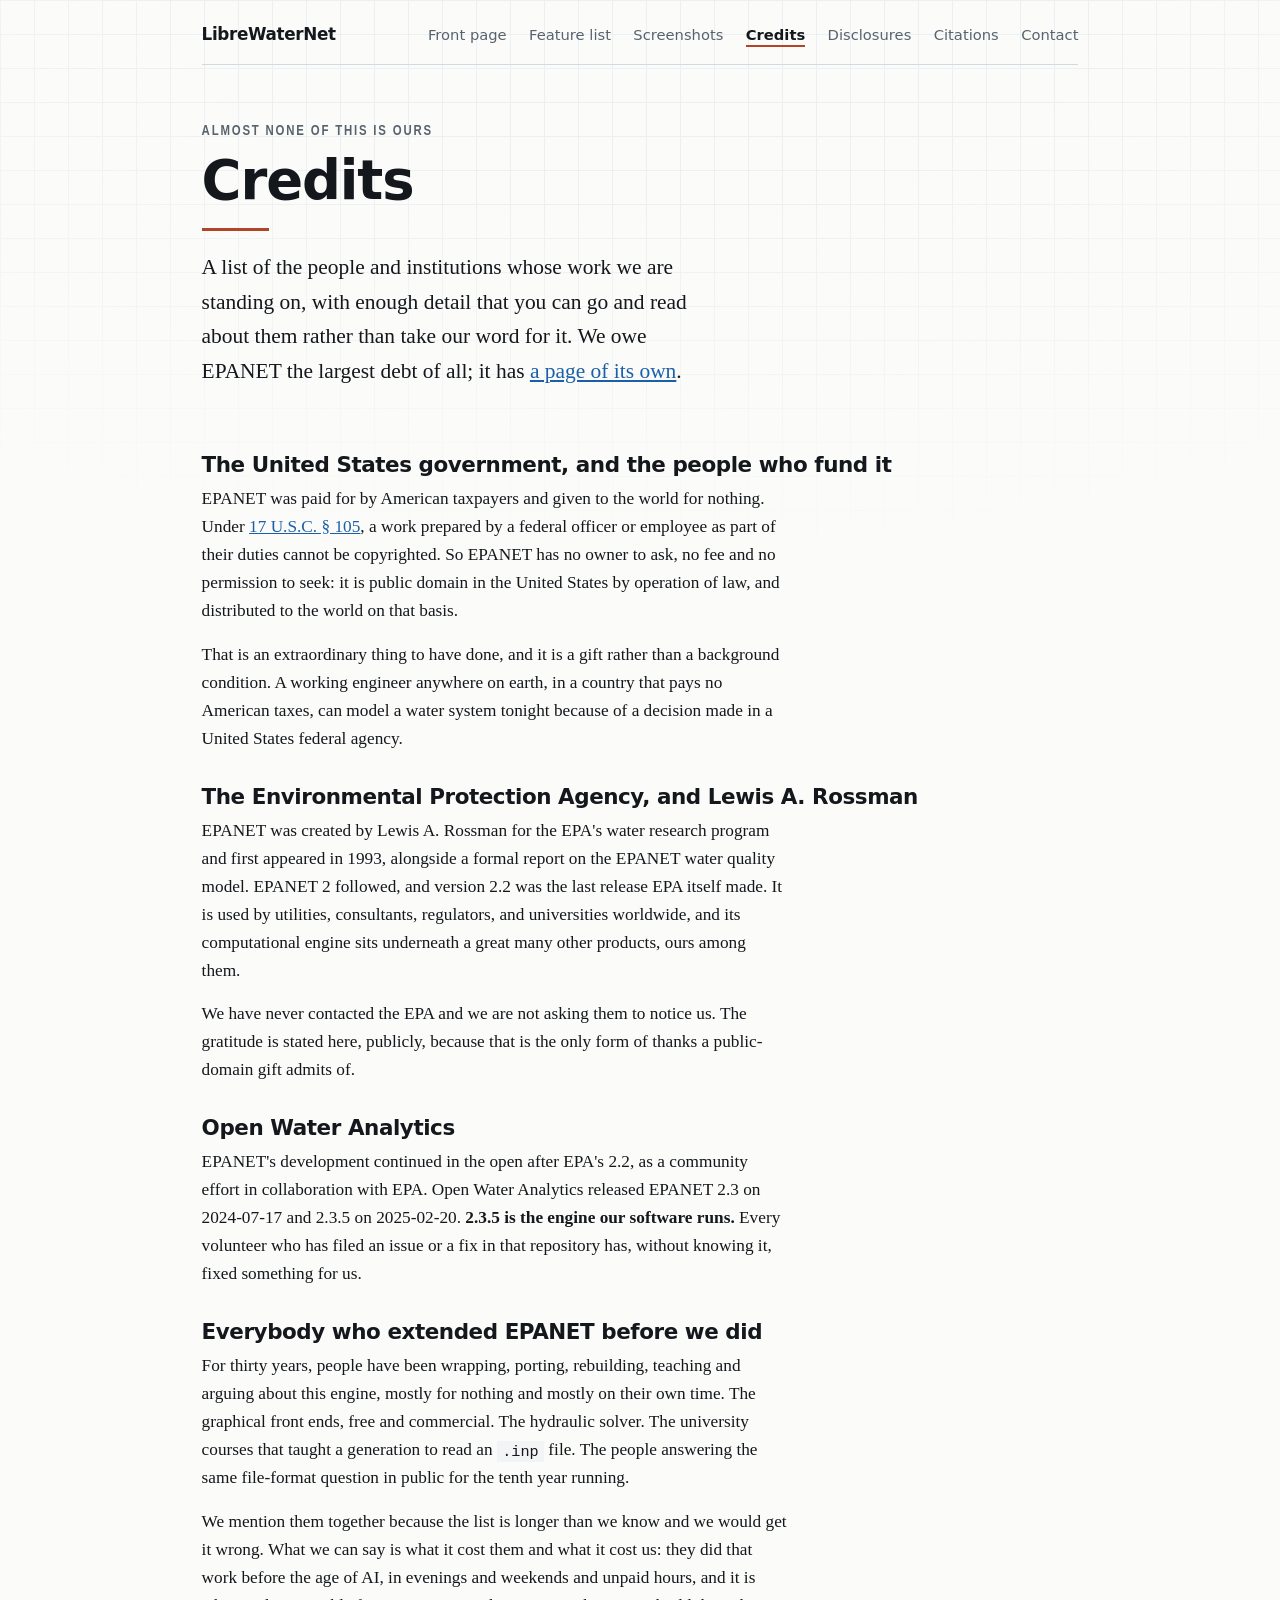
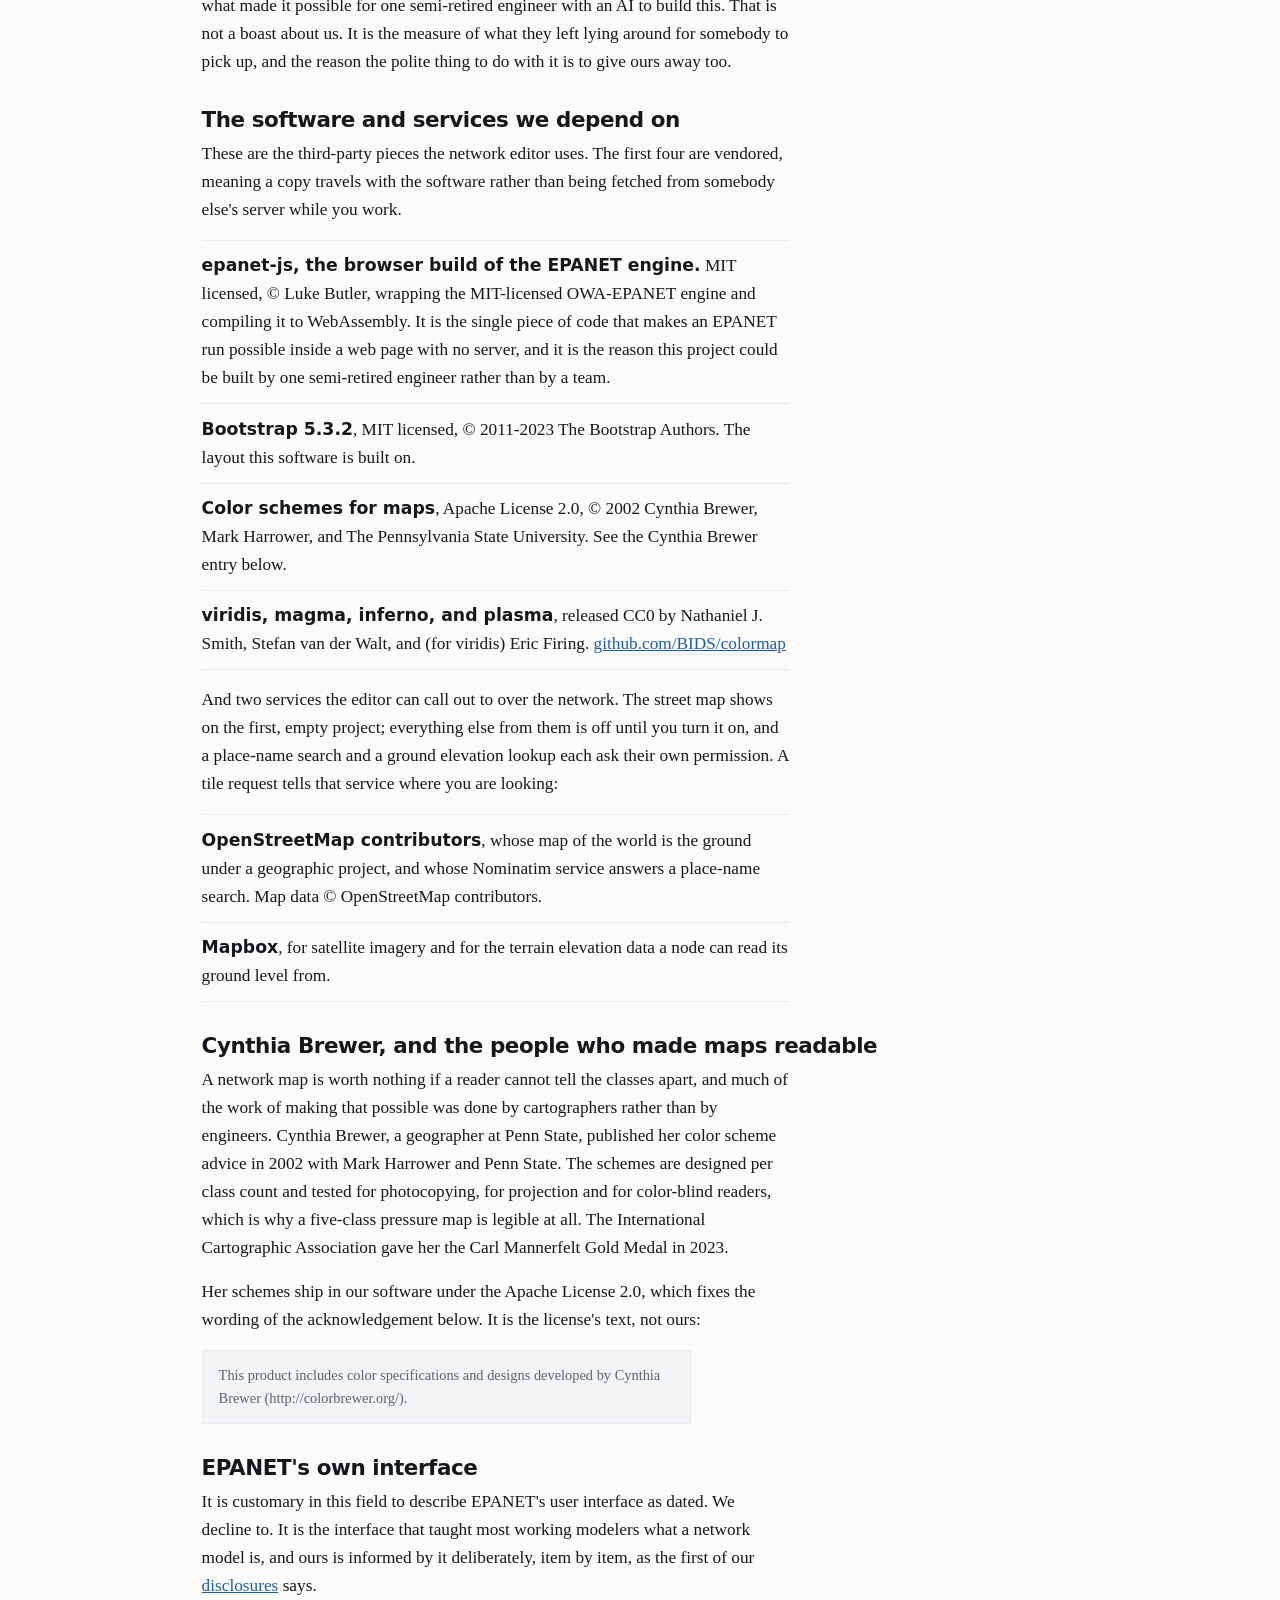
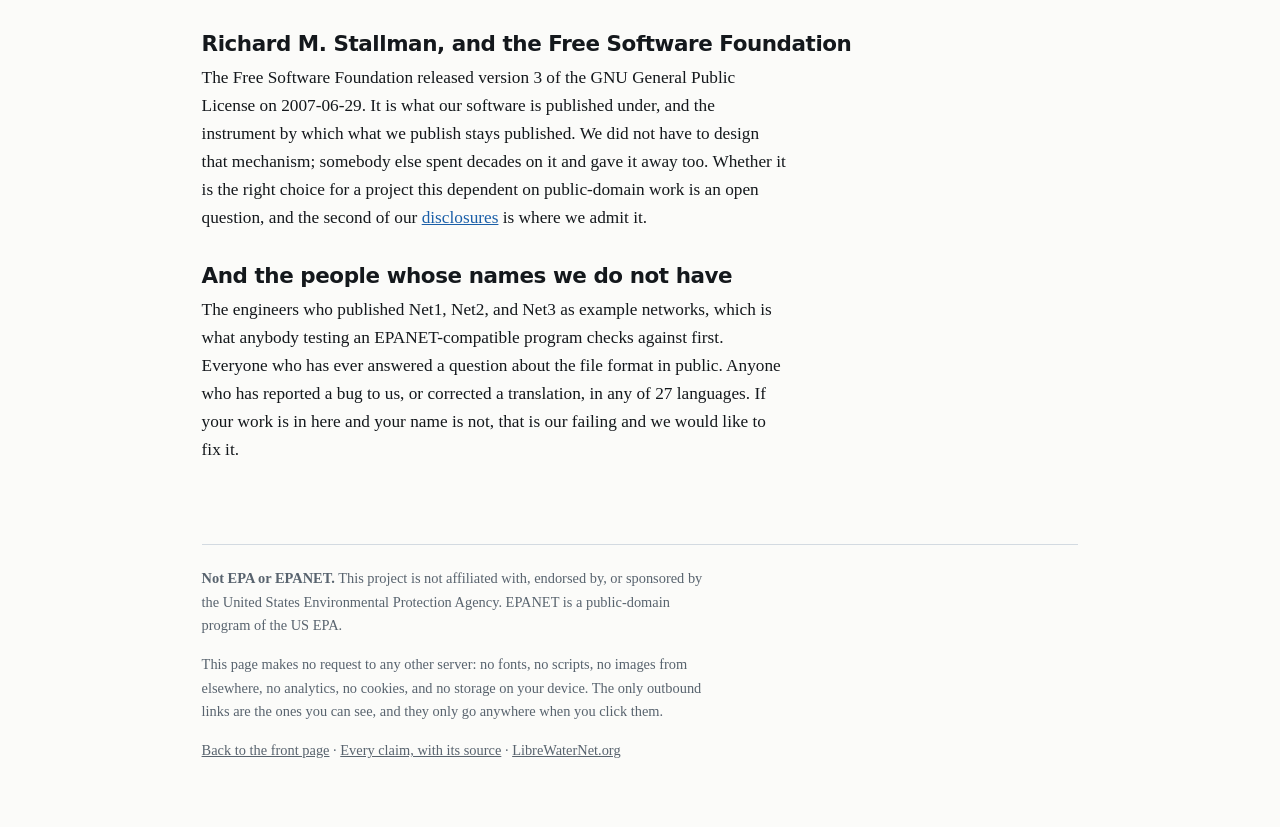
<file: credits.html>
<!doctype html>
<html lang="en">
<head>
<meta charset="utf-8">
<title>Credits</title>
<meta name="viewport" content="width=device-width, initial-scale=1">
<meta name="description" content="The people and institutions whose work LibreWaterNet stands on.">
<link rel="canonical" href="https://librewaternet.org/credits.html">
<meta property="og:title" content="Credits">
<meta property="og:description" content="The people and institutions whose work LibreWaterNet stands on.">
<meta property="og:type" content="website">
<meta property="og:site_name" content="LibreWaterNet">
<meta property="og:url" content="https://librewaternet.org/credits.html">
<meta property="og:image" content="https://librewaternet.org/img/0007.png">
<meta property="og:image:width" content="1917">
<meta property="og:image:height" content="919">
<link rel="icon" href="favicon.svg" type="image/svg+xml">
<link rel="icon" href="icon-192.png" type="image/png" sizes="192x192">
<link rel="apple-touch-icon" href="icon-192.png">
<link rel="stylesheet" href="style.css">
</head>
<body>
<div class="sheet-bg" aria-hidden="true"></div>

<div class="sheet">

<header class="topbar">
	<!-- BEGIN GENERATED CHROME -->
	<div class="marks">
		<div class="wordmark"><span class="libre">Libre</span>WaterNet</div>
	</div>
	<nav>
		<a href="index.html">Front page</a>
		<a href="features.html">Feature list</a>
		<a href="screenshots.html">Screenshots</a>
		<a href="credits.html" aria-current="page">Credits</a>
		<a href="disclosures.html">Disclosures</a>
		<a href="citations.html">Citations</a>
		<a href="/engcalcs/contact.php">Contact</a>
	</nav>
	<!-- END GENERATED CHROME -->
</header>

<main>

<div class="hero">
	<span class="label">Almost none of this is ours</span>
	<h1>Credits<span class="rule-under"></span></h1>
	<p class="lede">A list of the people and institutions whose work we are standing on, with
	enough detail that you can go and read about them rather than take our word for it. We owe EPANET
  the largest debt of all; it has <a href="epanet.html">a page of its own</a>.</p>
</div>

<!-- The section's own header is gone. It said "Almost none of this is ours" and then the same
     sentence the hero now carries, forty words apart -- correct when this was one section of a
     long front page, and a stutter now that it is the page. -->
<section>

	<div class="item">
		<h3>The United States government, and the people who fund it</h3>
		<p>EPANET was paid for by American taxpayers and given to the world for nothing.
		Under <a href="https://uscode.house.gov/view.xhtml?req=%28title%3A17+section%3A105+edition%3Aprelim%29">17
		U.S.C. &sect; 105</a>, a work prepared by a federal officer or employee as part of their
		duties cannot be copyrighted. So EPANET has no owner to ask, no fee and no permission to
		seek: it is public domain in the United States by operation of law, and distributed to the
		world on that basis.</p>
		<p>That is an extraordinary thing to have done, and it is a gift rather than a
		background condition. A working engineer anywhere on earth, in a country
		that pays no American taxes, can model a water system tonight because of a decision made
		in a United States federal agency.</p>
	</div>

	<div class="item">
		<h3>The Environmental Protection Agency, and Lewis A. Rossman</h3>
		<p>EPANET was created by Lewis A. Rossman for the EPA's water research program and
		first appeared in 1993, alongside a formal report on the EPANET water quality model.
		EPANET 2 followed, and version 2.2 was the last release EPA itself made. It is used
		by utilities, consultants, regulators, and universities worldwide, and its computational
		engine sits underneath a great many other products, ours among them.</p>
		<p>We have never contacted the EPA and we are not asking them to notice us. The
		gratitude is stated here, publicly, because that is the only form of thanks a public-domain
		gift admits of.</p>
	</div>

	<div class="item">
		<h3>Open Water Analytics</h3>
		<p>EPANET's development continued in the open after EPA's 2.2, as a community effort in
		collaboration with EPA. Open Water Analytics released EPANET 2.3 on 2024-07-17 and 2.3.5
		on 2025-02-20. <b>2.3.5 is the engine our software runs.</b> Every volunteer who
		has filed an issue or a fix in that repository has, without knowing it, fixed something
		for us.</p>
	</div>

	<div class="item">
		<h3>Everybody who extended EPANET before we did</h3>
		<p>For thirty years, people have been wrapping, porting, rebuilding, teaching and
		arguing about this engine, mostly for nothing and mostly on their own time. The
		graphical front ends, free and commercial. The hydraulic solver. The university courses
		that taught a generation to read an <code>.inp</code> file. The people answering the
		same file-format question in public for the tenth year running.</p>

		<p>We mention them together because the list is longer than we know and we would get it
		wrong. What we can say is what it cost them and what it cost us: they did that work
		before the age of AI, in evenings and weekends and unpaid hours, and it is what made it
		possible for one semi-retired engineer with an AI to build this. That is not a boast
		about us. It is the measure of what they left lying around for somebody to pick up, and
		the reason the polite thing to do with it is to give ours away too.</p>
	</div>

	<div class="item">
		<h3>The software and services we depend on</h3>
		<p>These are the third-party pieces the network editor uses. The first four are
		vendored, meaning a copy travels with the software rather than being fetched from
		somebody else's server while you work.</p>
		<ul class="facts">
			<li><b>epanet-js, the browser build of the EPANET engine.</b> MIT licensed,
			&copy; Luke Butler, wrapping the MIT-licensed OWA-EPANET engine and compiling it to
			WebAssembly. It is the single piece of code that makes an EPANET run possible inside a
			web page with no server, and it is the reason this project could be built by one
			semi-retired engineer rather than by a team.</li>
			<li><b>Bootstrap 5.3.2</b>, MIT licensed, &copy; 2011-2023 The Bootstrap Authors.
			The layout this software is built on.</li>
			<li><b>Color schemes for maps</b>, Apache License 2.0, &copy; 2002 Cynthia Brewer,
			Mark Harrower, and The Pennsylvania State University.
			See the Cynthia Brewer entry below.</li>
			<li><b>viridis, magma, inferno, and plasma</b>, released CC0 by Nathaniel J. Smith,
			Stefan van der Walt, and (for viridis) Eric Firing.
			<a href="https://github.com/BIDS/colormap">github.com/BIDS/colormap</a></li>
		</ul>
		<p>And two services the editor can call out to over the network. The street map shows
		on the first, empty project; everything else from them is off until you turn it on, and a
		place-name search and a ground elevation lookup each ask their own permission. A tile
		request tells that service where you are looking:</p>
		<ul class="facts">
			<li><b>OpenStreetMap contributors</b>, whose map of the world is the ground under a
			geographic project, and whose Nominatim service answers a place-name search.
			Map data &copy; OpenStreetMap contributors.</li>
			<li><b>Mapbox</b>, for satellite imagery and for the terrain elevation data a node can
			read its ground level from.</li>
		</ul>
	</div>

	<div class="item">
		<h3>Cynthia Brewer, and the people who made maps readable</h3>
		<p>A network map is worth nothing if a reader cannot tell the classes apart, and much of
		the work of making that possible was done by cartographers rather than by engineers.
		Cynthia Brewer, a geographer at Penn State, published her color scheme advice in 2002
		with Mark Harrower and Penn State. The schemes are designed per class count and tested for
		photocopying, for projection and for color-blind readers, which is why a five-class
		pressure map is legible at all. The International Cartographic Association gave her the
		Carl Mannerfelt Gold Medal in 2023.</p>
		<p>Her schemes ship in our software under the Apache License 2.0, which fixes the wording
		of the acknowledgement below. It is the license's text, not ours:</p>
		<div class="finewords">
			<p>This product includes color specifications and designs developed by Cynthia Brewer (http://colorbrewer.org/).</p>
		</div>
	</div>

	<div class="item">
		<h3>EPANET's own interface</h3>
		<p>It is customary in this field to describe EPANET's user interface as dated. We decline
		to. It is the interface that taught most working modelers what a network model is, and
		ours is informed by it deliberately, item by item, as the
		first of our <a href="disclosures.html">disclosures</a> says.</p>
	</div>

	<div class="item">
		<h3>Richard M. Stallman, and the Free Software Foundation</h3>
		<p>The Free Software Foundation released version 3 of the GNU General Public License on
		2007-06-29. It is what our software is published under, and the instrument by which what
		we publish stays published. We did not have to design that mechanism; somebody else spent
		decades on it and gave it away too. Whether it is the right choice for a project this
		dependent on public-domain work is an open question, and the second of our
		<a href="disclosures.html">disclosures</a> is where we admit it.</p>
	</div>

	<div class="item">
		<h3>And the people whose names we do not have</h3>
		<p>The engineers who published Net1, Net2, and Net3 as example networks, which is what
		anybody testing an EPANET-compatible program checks against first. Everyone who has ever
		answered a question about the file format in public. Anyone who has reported a bug to us,
		or corrected a translation, in any of 27 languages. If your work is in here and your name
		is not, that is our failing and we would like to fix it.</p>
	</div>
</section>

</main>

<footer>
	<p><b>Not EPA or EPANET.</b> This project is not affiliated with, endorsed by, or sponsored by the
	United States Environmental Protection Agency. EPANET is a public-domain program of the
	US EPA.</p>
		<p>This page makes no request to any other server: no fonts, no scripts, no images from
		elsewhere, no analytics, no cookies, and no storage on your device. The only outbound
		links are the ones you can see, and they only go anywhere when you click them.</p>
	<p><a href="index.html">Back to the front page</a> &middot;
		<a href="citations.html">Every claim, with its source</a> &middot;
	<a href="/">LibreWaterNet.org</a></p>
</footer>

</div>
</body>
</html>
</file>
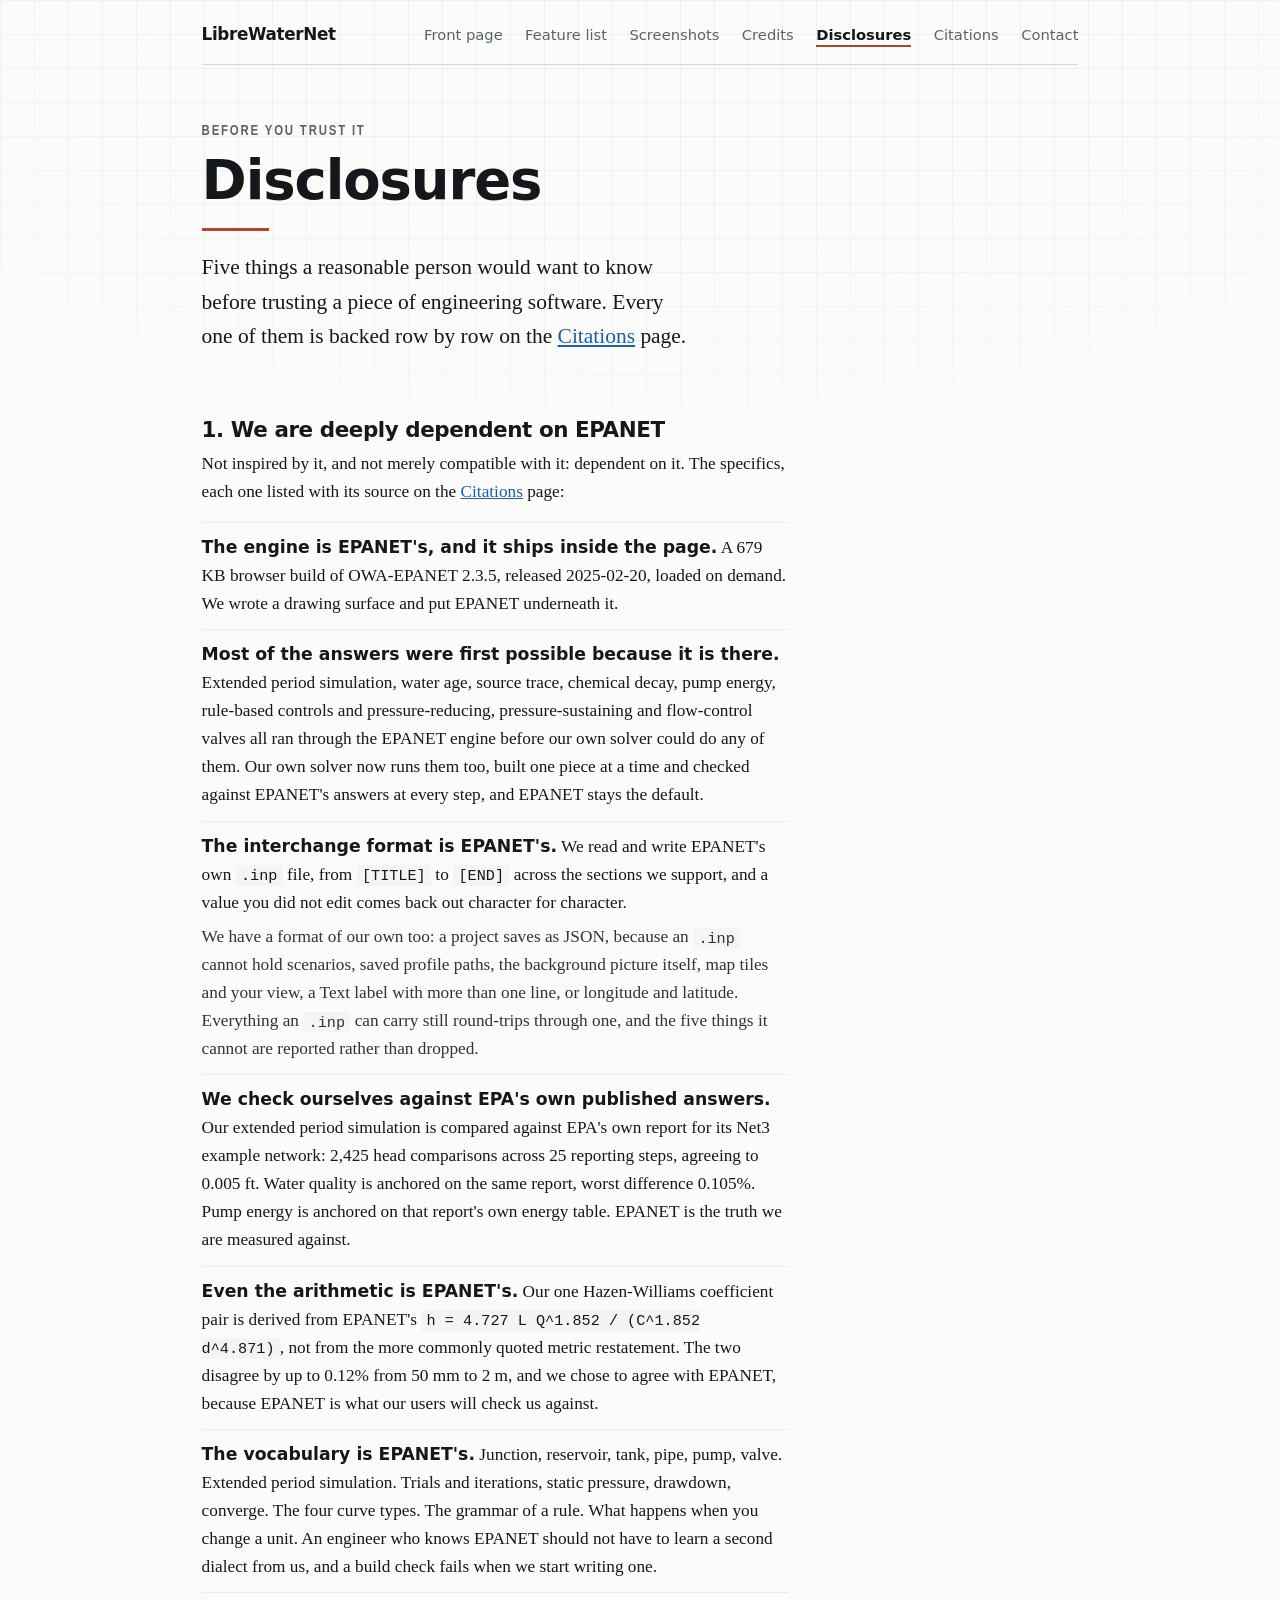
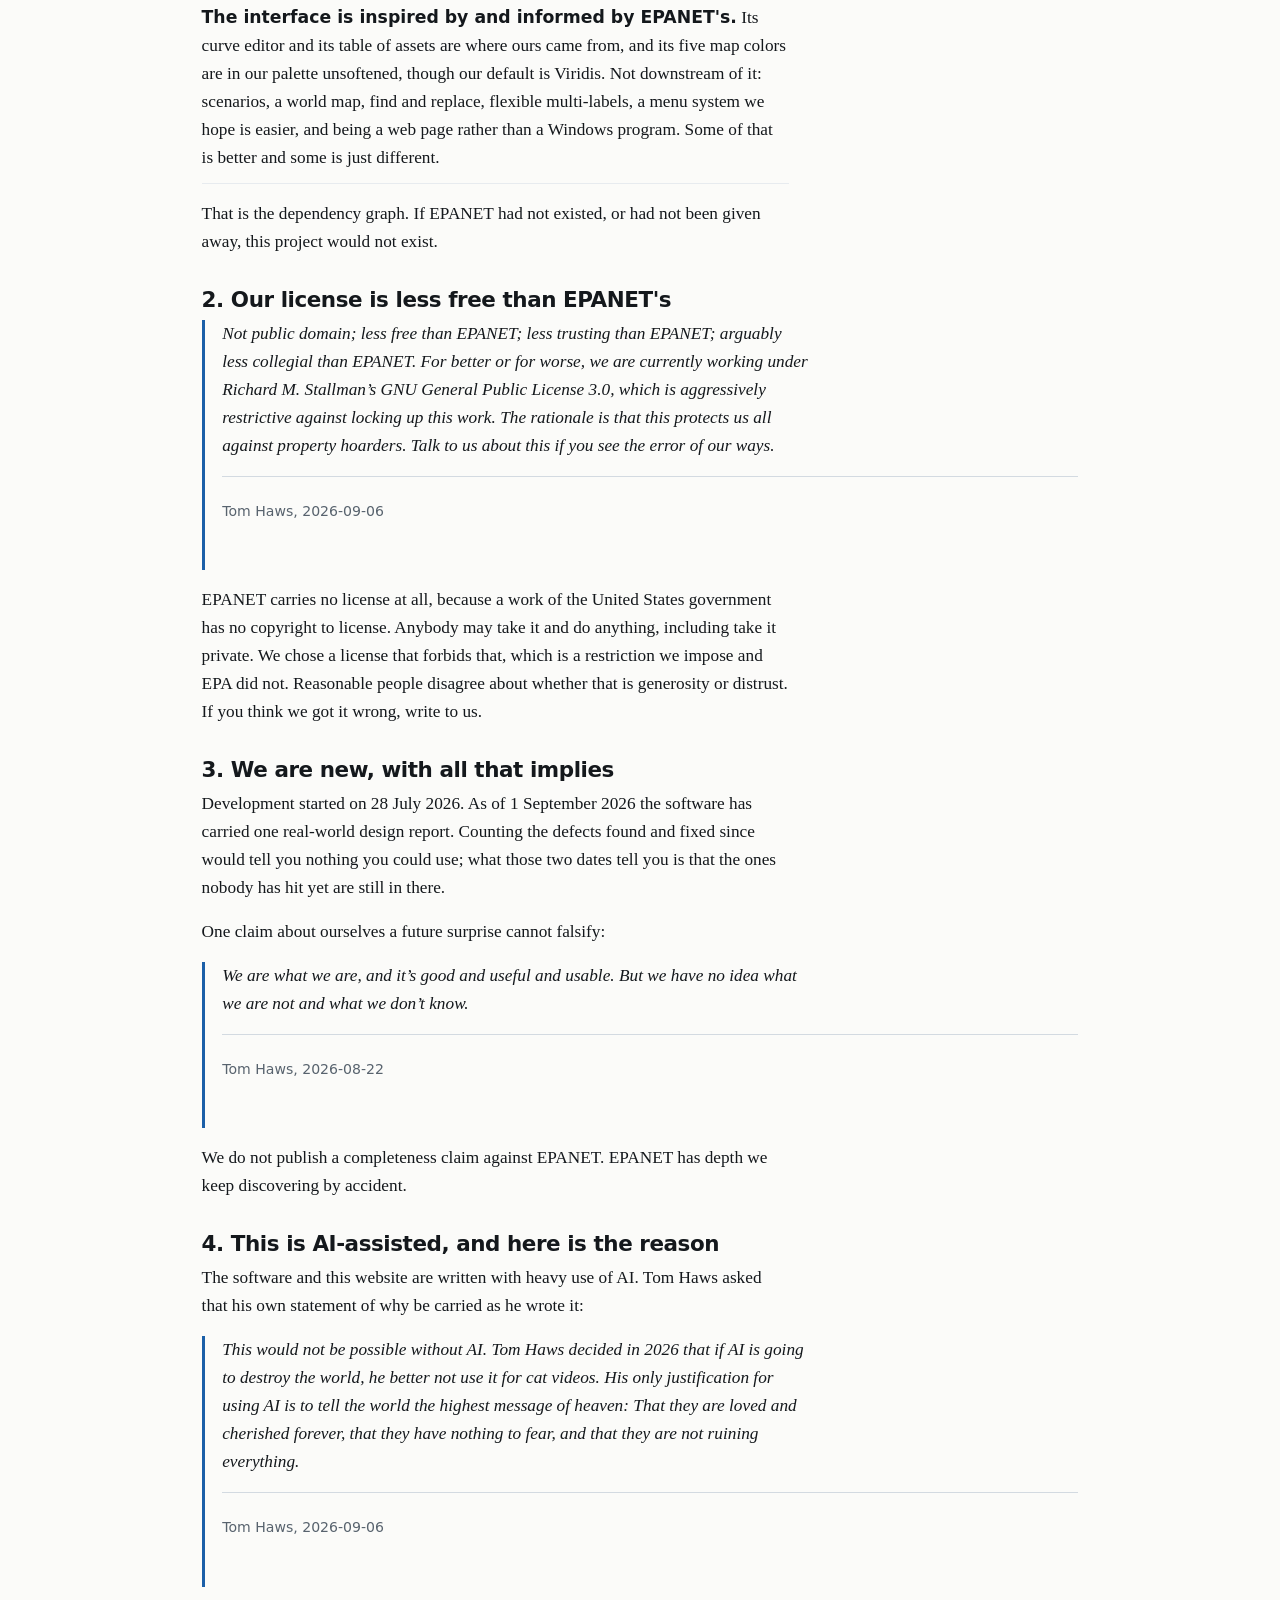
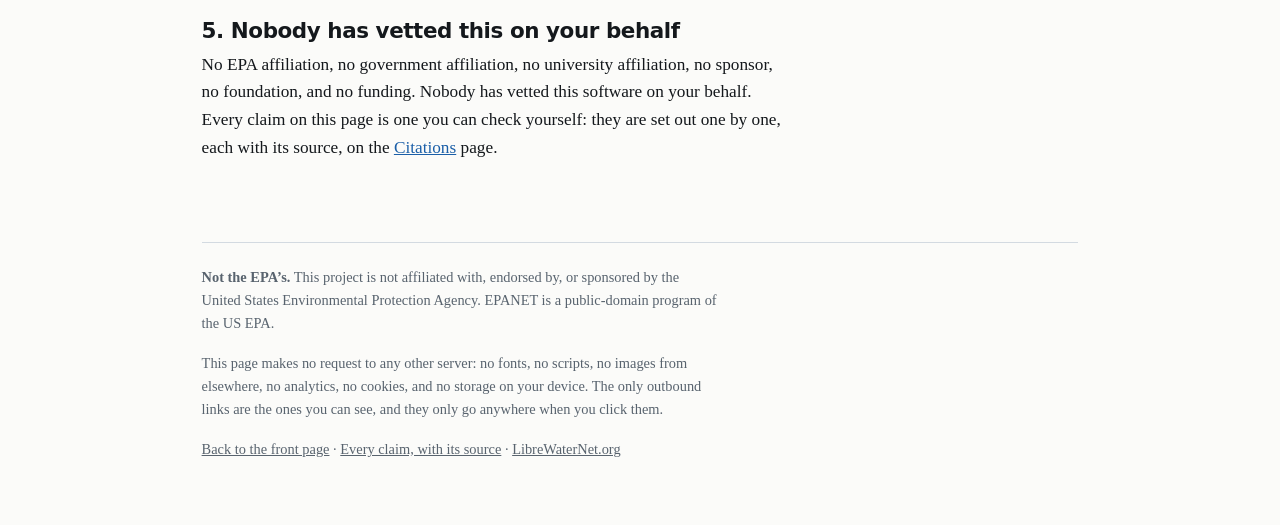
<file: disclosures.html>
<!doctype html>
<html lang="en">
<head>
<meta charset="utf-8">
<title>Disclosures</title>
<meta name="viewport" content="width=device-width, initial-scale=1">
<meta name="description" content="Five things a reasonable person would want to know before trusting this.">
<link rel="canonical" href="https://librewaternet.org/disclosures.html">
<meta property="og:title" content="Disclosures">
<meta property="og:description" content="Five things a reasonable person would want to know before trusting this.">
<meta property="og:type" content="website">
<meta property="og:site_name" content="LibreWaterNet">
<meta property="og:url" content="https://librewaternet.org/disclosures.html">
<meta property="og:image" content="https://librewaternet.org/img/0007.png">
<meta property="og:image:width" content="1917">
<meta property="og:image:height" content="919">
<link rel="icon" href="favicon.svg" type="image/svg+xml">
<link rel="icon" href="icon-192.png" type="image/png" sizes="192x192">
<link rel="apple-touch-icon" href="icon-192.png">
<link rel="stylesheet" href="style.css">
</head>
<body>
<div class="sheet-bg" aria-hidden="true"></div>

<div class="sheet">

<header class="topbar">
	<!-- BEGIN GENERATED CHROME -->
	<div class="marks">
		<div class="wordmark"><span class="libre">Libre</span>WaterNet</div>
	</div>
	<nav>
		<a href="index.html">Front page</a>
		<a href="features.html">Feature list</a>
		<a href="screenshots.html">Screenshots</a>
		<a href="credits.html">Credits</a>
		<a href="disclosures.html" aria-current="page">Disclosures</a>
		<a href="citations.html">Citations</a>
		<a href="/engcalcs/contact.php">Contact</a>
	</nav>
	<!-- END GENERATED CHROME -->
</header>

<main>

<div class="hero">
	<span class="label">Before you trust it</span>
	<h1>Disclosures<span class="rule-under"></span></h1>
	<p class="lede">Five things a reasonable person would want to know before trusting a piece of engineering software. Every one of them is backed row by row on the <a href="citations.html">Citations</a> page.</p>
</div>

<section>

	<div class="item">
		<h3>1. We are deeply dependent on EPANET</h3>
		<p>Not inspired by it, and not merely compatible with it: dependent on it. The specifics, each one
		listed with its source on the <a href="citations.html">Citations</a> page:</p>
		<ul class="facts">
			<li><b>The engine is EPANET's, and it ships inside the page.</b> A 679 KB browser
			build of OWA-EPANET 2.3.5, released 2025-02-20, loaded on demand. We wrote a drawing
			surface and put EPANET underneath it.</li>
			<li><b>Most of the answers were first possible because it is there.</b> Extended period
			simulation, water age, source trace, chemical decay, pump energy, rule-based controls
			and pressure-reducing, pressure-sustaining and flow-control valves all ran through the
			EPANET engine before our own solver could do any of them. Our own solver now runs them
			too, built one piece at a time and checked against EPANET's answers at every step, and
			EPANET stays the default.</li>
			<li><b>The interchange format is EPANET's.</b> We read and write EPANET's own
			<code>.inp</code> file, from <code>[TITLE]</code> to <code>[END]</code> across the
			sections we support, and a value you did not edit comes back out character for
			character.
			<span class="qualify">We have a format of our own too: a project saves as JSON,
			because an <code>.inp</code> cannot hold scenarios, saved profile paths, the background
			picture itself, map tiles and your view, a Text label with more than one line, or
			longitude and latitude. Everything an <code>.inp</code> can carry still round-trips
			through one, and the five things it cannot are reported rather than dropped.</span></li>
			<li><b>We check ourselves against EPA's own published answers.</b> Our extended period
			simulation is compared against EPA's own report for its Net3 example network: 2,425 head
			comparisons across 25 reporting steps, agreeing to 0.005 ft. Water quality is
			anchored on the same report, worst difference 0.105%. Pump energy is anchored on that
			report's own energy table. EPANET is the truth we are measured against.</li>
			<li><b>Even the arithmetic is EPANET's.</b> Our one Hazen-Williams coefficient pair is
			derived from EPANET's <code>h = 4.727 L Q^1.852 / (C^1.852 d^4.871)</code>, not from
			the more commonly quoted metric restatement. The two disagree by up to 0.12% from
			50 mm to 2 m, and we chose to agree with EPANET, because EPANET is what our users will
			check us against.</li>
			<li><b>The vocabulary is EPANET's.</b> Junction, reservoir, tank, pipe, pump, valve.
			Extended period simulation. Trials and iterations, static pressure, drawdown, converge.
			The four curve types. The grammar of a rule. What happens when you change a unit. An
			engineer who knows EPANET should not have to learn a second dialect from us, and a
			build check fails when we start writing one.</li>
			<li><b>The interface is inspired by and informed by EPANET's.</b> Its curve editor
			and its table of assets are where ours came from, and its five map colors are in our
			palette unsoftened, though our default is Viridis. Not downstream of it: scenarios, a
			world map, find and replace, flexible multi-labels, a menu system we hope is easier,
			and being a web page rather than a Windows program. Some of that is better and some is
			just different.</li>
		</ul>
		<p>That is the dependency graph. If EPANET had not existed, or had not been given
		away, this project would not exist.</p>
	</div>

	<div class="item" id="less-free">
		<h3>2. Our license is less free than EPANET's</h3>
		<blockquote>
			<p>Not public domain; less free than EPANET; less trusting than EPANET; arguably
			less collegial than EPANET. For better or for worse, we are currently working under
			Richard M. Stallman&rsquo;s GNU General Public License 3.0, which is aggressively
			restrictive against locking up this work. The rationale is that this protects us all
			against property hoarders. Talk to us about this if you see the error of our ways.</p>
			<footer class="attrib">Tom Haws, 2026-09-06</footer>
		</blockquote>
		<p>EPANET carries no license at all, because
		a work of the United States government has no copyright to license. Anybody may take it
		and do anything, including take it private. We chose a license that forbids that, which
		is a restriction we impose and EPA did not. Reasonable people disagree about whether
		that is generosity or distrust. If you think we got it wrong, write to us.</p>
	</div>

	<div class="item">
		<h3>3. We are new, with all that implies</h3>
		<p>Development started on 28 July 2026. As of 1 September 2026 the software has carried
		one real-world design report. Counting the defects found and fixed since would tell you
		nothing you could use; what those two dates tell you is that the ones nobody has hit yet
		are still in there.</p>
		<p>One claim about ourselves a future surprise cannot falsify:</p>
		<blockquote>
			<p>We are what we are, and it&rsquo;s good and useful and usable. But we have no idea
			what we are not and what we don&rsquo;t know.</p>
			<footer class="attrib">Tom Haws, 2026-08-22</footer>
		</blockquote>
		<p>We do not publish a completeness claim against EPANET. EPANET has
		depth we keep discovering by accident.</p>
	</div>

	<div class="item">
		<h3>4. This is AI-assisted, and here is the reason</h3>
		<p>The software and this website are written with heavy use of AI. Tom Haws asked that
		his own statement of why be carried as he wrote it:</p>
		<blockquote>
			<p>This would not be possible without AI. Tom Haws decided in 2026 that if AI is
			going to destroy the world, he better not use it for cat videos. His only
			justification for using AI is to tell the world the highest message of heaven: That
			they are loved and cherished forever, that they have nothing to fear, and that they
			are not ruining everything.</p>
			<footer class="attrib">Tom Haws, 2026-09-06</footer>
		</blockquote>
	</div>

	<div class="item">
		<h3>5. Nobody has vetted this on your behalf</h3>
		<p>No EPA affiliation, no government affiliation, no university affiliation, no sponsor,
		no foundation, and no funding. Nobody has vetted this software on your behalf. Every
		claim on this page is one you can check yourself: they are set out one by one,
		each with its source, on the <a href="citations.html">Citations</a> page.</p>
	</div>
</section>

</main>

<footer>
	<p><b>Not the EPA&rsquo;s.</b> This project is not affiliated with, endorsed by, or sponsored by the
	United States Environmental Protection Agency. EPANET is a public-domain program of the
	US EPA.</p>
		<p>This page makes no request to any other server: no fonts, no scripts, no images from
		elsewhere, no analytics, no cookies, and no storage on your device. The only outbound
		links are the ones you can see, and they only go anywhere when you click them.</p>
	<p><a href="index.html">Back to the front page</a> &middot;
		<a href="citations.html">Every claim, with its source</a> &middot;
	<a href="/">LibreWaterNet.org</a></p>
</footer>

</div>
</body>
</html>
</file>
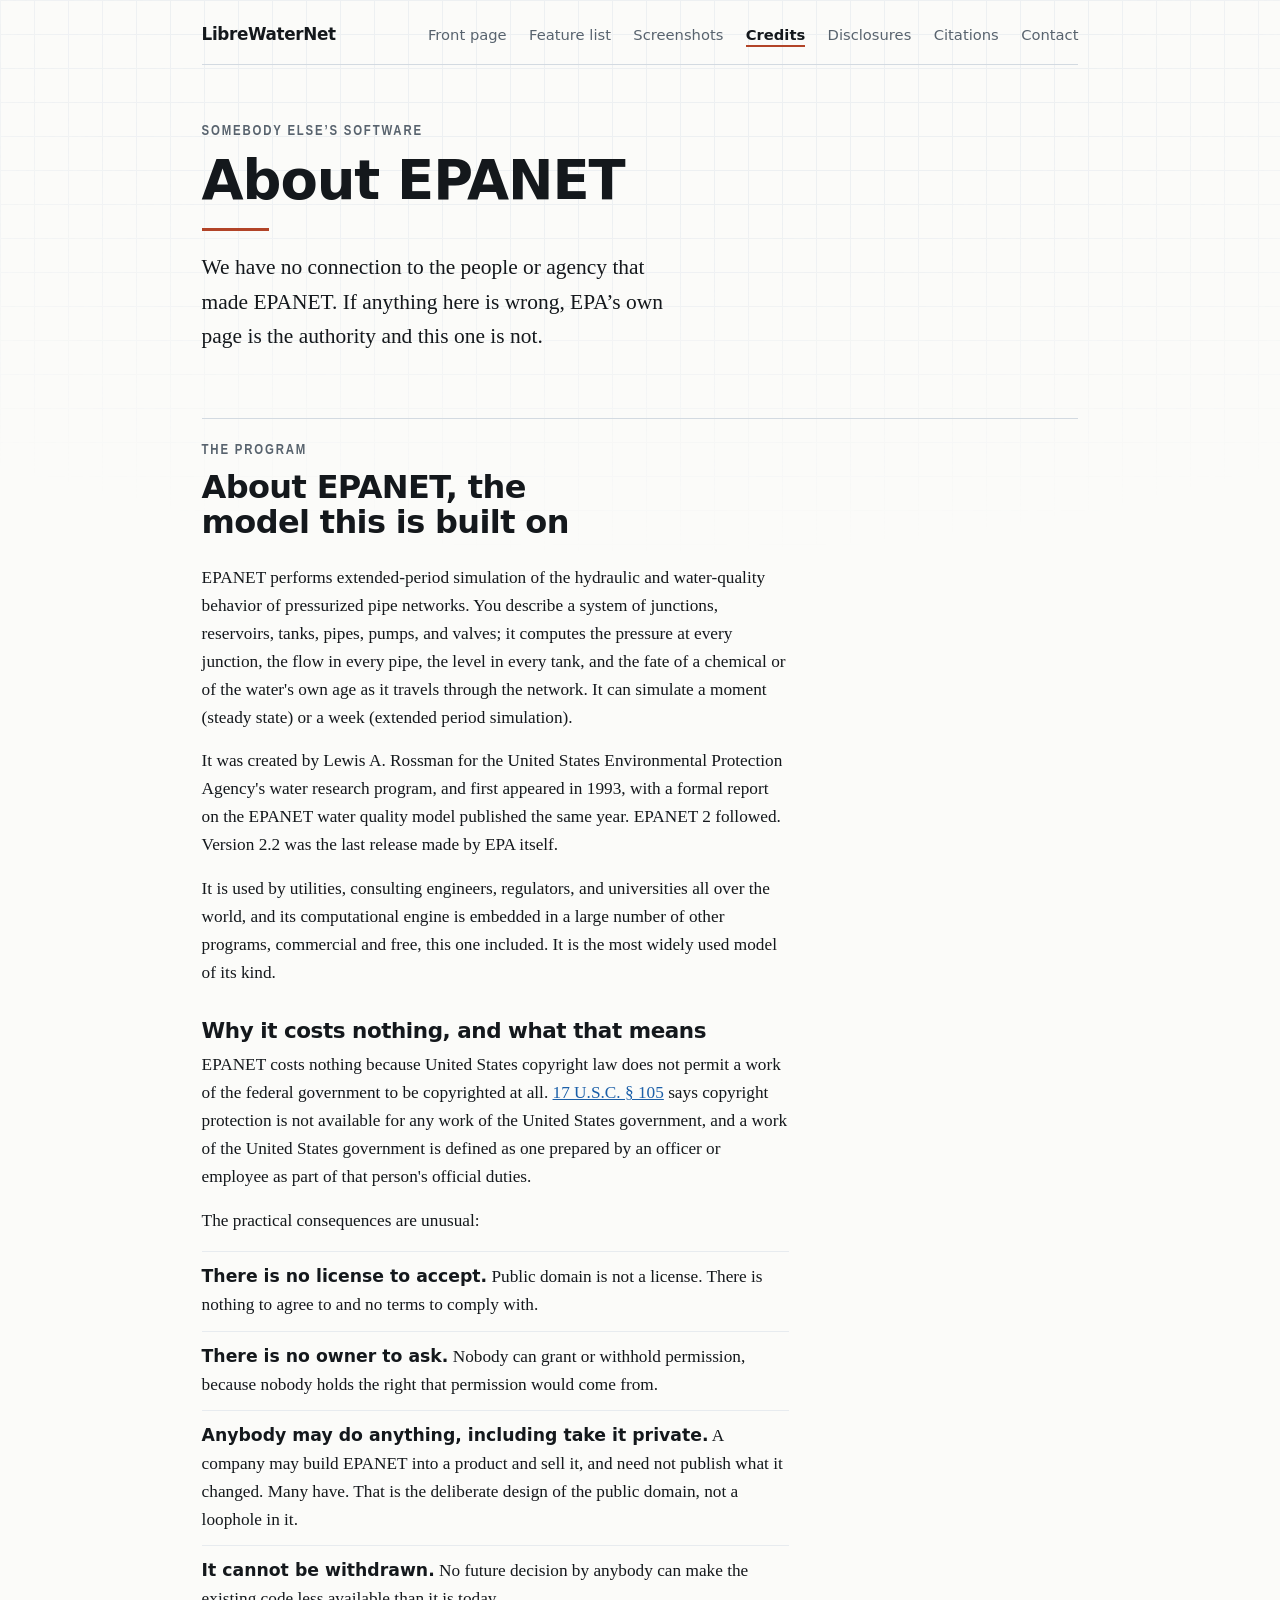
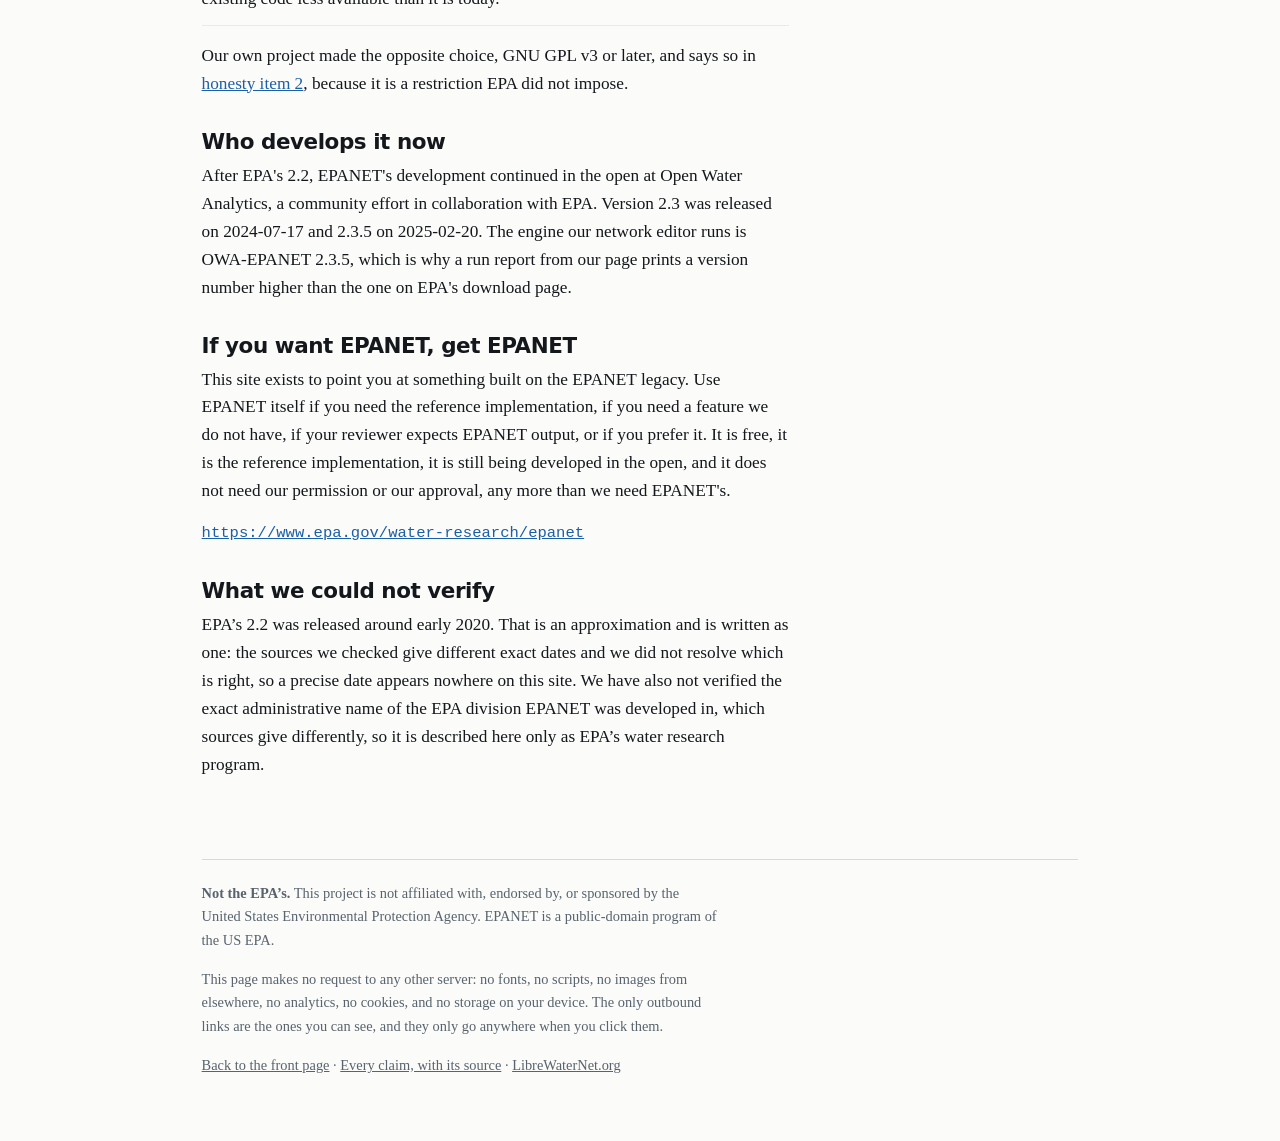
<file: epanet.html>
<!doctype html>
<html lang="en">
<head>
<meta charset="utf-8">
<title>About EPANET</title>
<meta name="viewport" content="width=device-width, initial-scale=1">
<meta name="description" content="What EPANET is, why it costs nothing, and who made it.">
<link rel="canonical" href="https://librewaternet.org/epanet.html">
<meta property="og:title" content="About EPANET">
<meta property="og:description" content="What EPANET is, why it costs nothing, and who made it.">
<meta property="og:type" content="website">
<meta property="og:site_name" content="LibreWaterNet">
<meta property="og:url" content="https://librewaternet.org/epanet.html">
<meta property="og:image" content="https://librewaternet.org/img/0007.png">
<meta property="og:image:width" content="1917">
<meta property="og:image:height" content="919">
<link rel="icon" href="favicon.svg" type="image/svg+xml">
<link rel="icon" href="icon-192.png" type="image/png" sizes="192x192">
<link rel="apple-touch-icon" href="icon-192.png">
<link rel="stylesheet" href="style.css">
</head>
<body>
<div class="sheet-bg" aria-hidden="true"></div>

<div class="sheet">

<header class="topbar">
	<!-- BEGIN GENERATED CHROME -->
	<div class="marks">
		<div class="wordmark"><span class="libre">Libre</span>WaterNet</div>
	</div>
	<nav>
		<a href="index.html">Front page</a>
		<a href="features.html">Feature list</a>
		<a href="screenshots.html">Screenshots</a>
		<a href="credits.html" aria-current="page">Credits</a>
		<a href="disclosures.html">Disclosures</a>
		<a href="citations.html">Citations</a>
		<a href="/engcalcs/contact.php">Contact</a>
	</nav>
	<!-- END GENERATED CHROME -->
</header>

<main>

<div class="hero">
	<span class="label">Somebody else&rsquo;s software</span>
	<h1>About EPANET<span class="rule-under"></span></h1>
	<p class="lede">We have no connection to the people or agency that made EPANET. If anything here is wrong, EPA&rsquo;s own page is the authority and this one is not.</p>
</div>

<section>
	<div class="sec-head">
		<span class="label">The program</span>
		<h2>About EPANET, the model this is built on</h2>
	</div>

	<div class="item">
		<p>EPANET performs extended-period simulation of the hydraulic and water-quality
		behavior of pressurized pipe networks. You describe a system of junctions, reservoirs,
		tanks, pipes, pumps, and valves; it computes the pressure at every junction, the flow in
		every pipe, the level in every tank, and the fate of a chemical or of the water's own age
		as it travels through the network. It can simulate a moment (steady state) or a week (extended period simulation).</p>
		<p>It was created by Lewis A. Rossman for the United States Environmental Protection
		Agency's water research program, and first appeared in 1993, with a formal report on
		the EPANET water quality model published the same year. EPANET 2 followed. Version 2.2
		was the last release made by EPA itself.</p>
		<p>It is used by utilities, consulting engineers, regulators, and universities all over
		the world, and its computational engine is embedded in a large number of other programs,
		commercial and free, this one included. It is the most widely used model of its kind.</p>
	</div>

	<div class="item">
		<h3>Why it costs nothing, and what that means</h3>
		<p>EPANET costs nothing because United States copyright law does not permit a work of
		the federal government to be copyrighted at all.
		<a href="https://uscode.house.gov/view.xhtml?req=%28title%3A17+section%3A105+edition%3Aprelim%29">17
		U.S.C. &sect; 105</a> says copyright protection is not available for any work of the
		United States government, and a work of the United States government is defined as one
		prepared by an officer or employee as part of that person's official duties.</p>
		<p>The practical consequences are unusual:</p>
		<ul class="facts">
			<li><b>There is no license to accept.</b> Public domain is not a license. There is
			nothing to agree to and no terms to comply with.</li>
			<li><b>There is no owner to ask.</b> Nobody can grant or withhold permission, because
			nobody holds the right that permission would come from.</li>
			<li><b>Anybody may do anything, including take it private.</b> A company may build
			EPANET into a product and sell it, and need not publish what it changed. Many have.
			That is the deliberate design of the public domain, not a loophole in it.</li>
			<li><b>It cannot be withdrawn.</b> No future decision by anybody can make the
			existing code less available than it is today.</li>
		</ul>
		<p>Our own project made the opposite choice, GNU GPL v3 or later, and says so in
		<a href="disclosures.html#less-free">honesty item 2</a>, because it is a restriction EPA did
		not impose.</p>
	</div>

	<div class="item">
		<h3>Who develops it now</h3>
		<p>After EPA's 2.2, EPANET's development continued in the open at Open Water Analytics,
		a community effort in collaboration with EPA. Version 2.3 was released on 2024-07-17 and
		2.3.5 on 2025-02-20. The engine our network editor runs is OWA-EPANET 2.3.5, which is why
		a run report from our page prints a version number higher than the one on EPA's download
		page.</p>
	</div>

	<div class="item">
		<h3>If you want EPANET, get EPANET</h3>
		<p>This site exists to point you at something built on the EPANET legacy. Use EPANET itself if you need the reference
		implementation, if you need a feature we do not have, if your reviewer expects EPANET
		output, or if you prefer it. It is free, it is the reference implementation, it is
		still being developed in the open, and it does not need our permission or our
		approval, any more than we need EPANET's.</p>
		<p class="mono"><a href="https://www.epa.gov/water-research/epanet">https://www.epa.gov/water-research/epanet</a></p>
	</div>

	<div class="item">
		<h3>What we could not verify</h3>
		<p>EPA&rsquo;s 2.2 was released around early 2020. That is an approximation and is
		written as one: the sources we checked give different exact dates and we did not resolve
		which is right, so a precise date appears nowhere on this site. We have also not verified
		the exact administrative name of the EPA division EPANET was developed in, which sources
		give differently, so it is described here only as EPA&rsquo;s water research program.</p>
	</div>
</section>

</main>

<footer>
	<p><b>Not the EPA&rsquo;s.</b> This project is not affiliated with, endorsed by, or sponsored by the
	United States Environmental Protection Agency. EPANET is a public-domain program of the
	US EPA.</p>
		<p>This page makes no request to any other server: no fonts, no scripts, no images from
		elsewhere, no analytics, no cookies, and no storage on your device. The only outbound
		links are the ones you can see, and they only go anywhere when you click them.</p>
	<p><a href="index.html">Back to the front page</a> &middot;
		<a href="citations.html">Every claim, with its source</a> &middot;
	<a href="/">LibreWaterNet.org</a></p>
</footer>

</div>
</body>
</html>
</file>
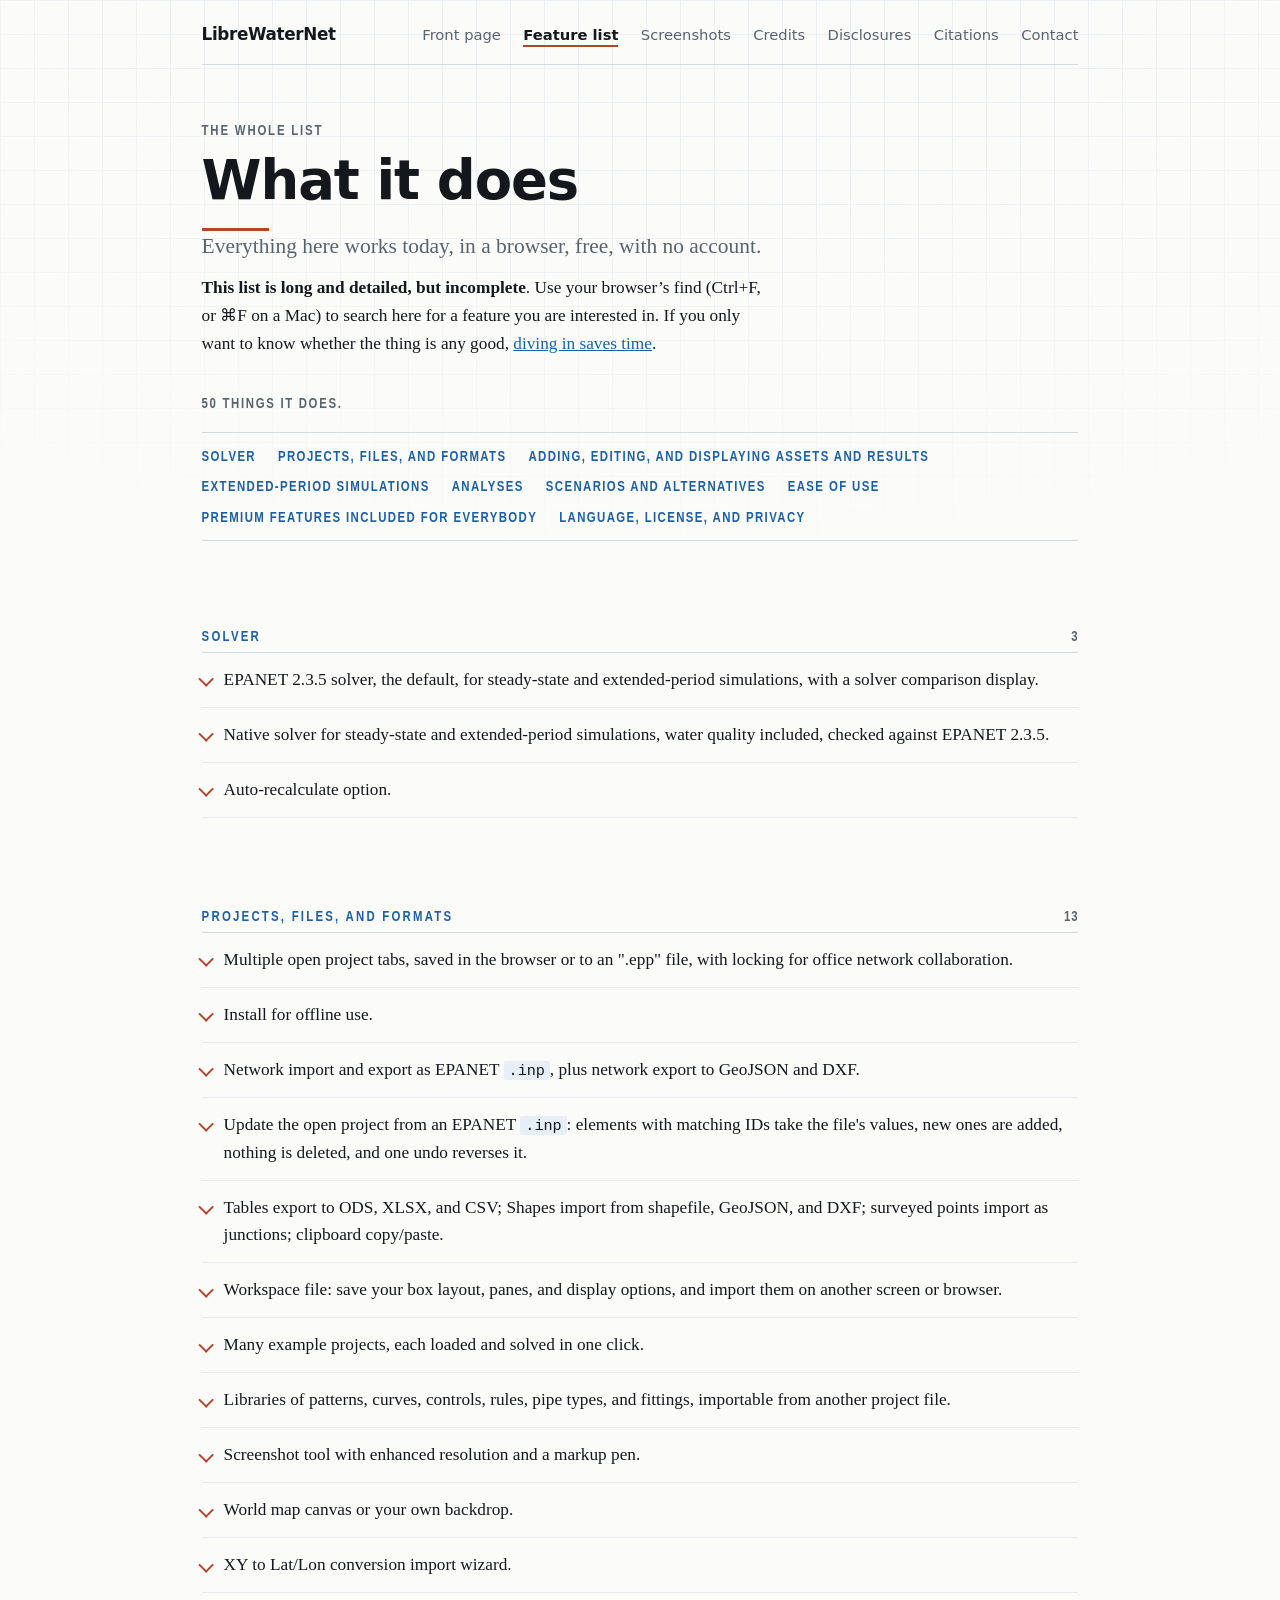
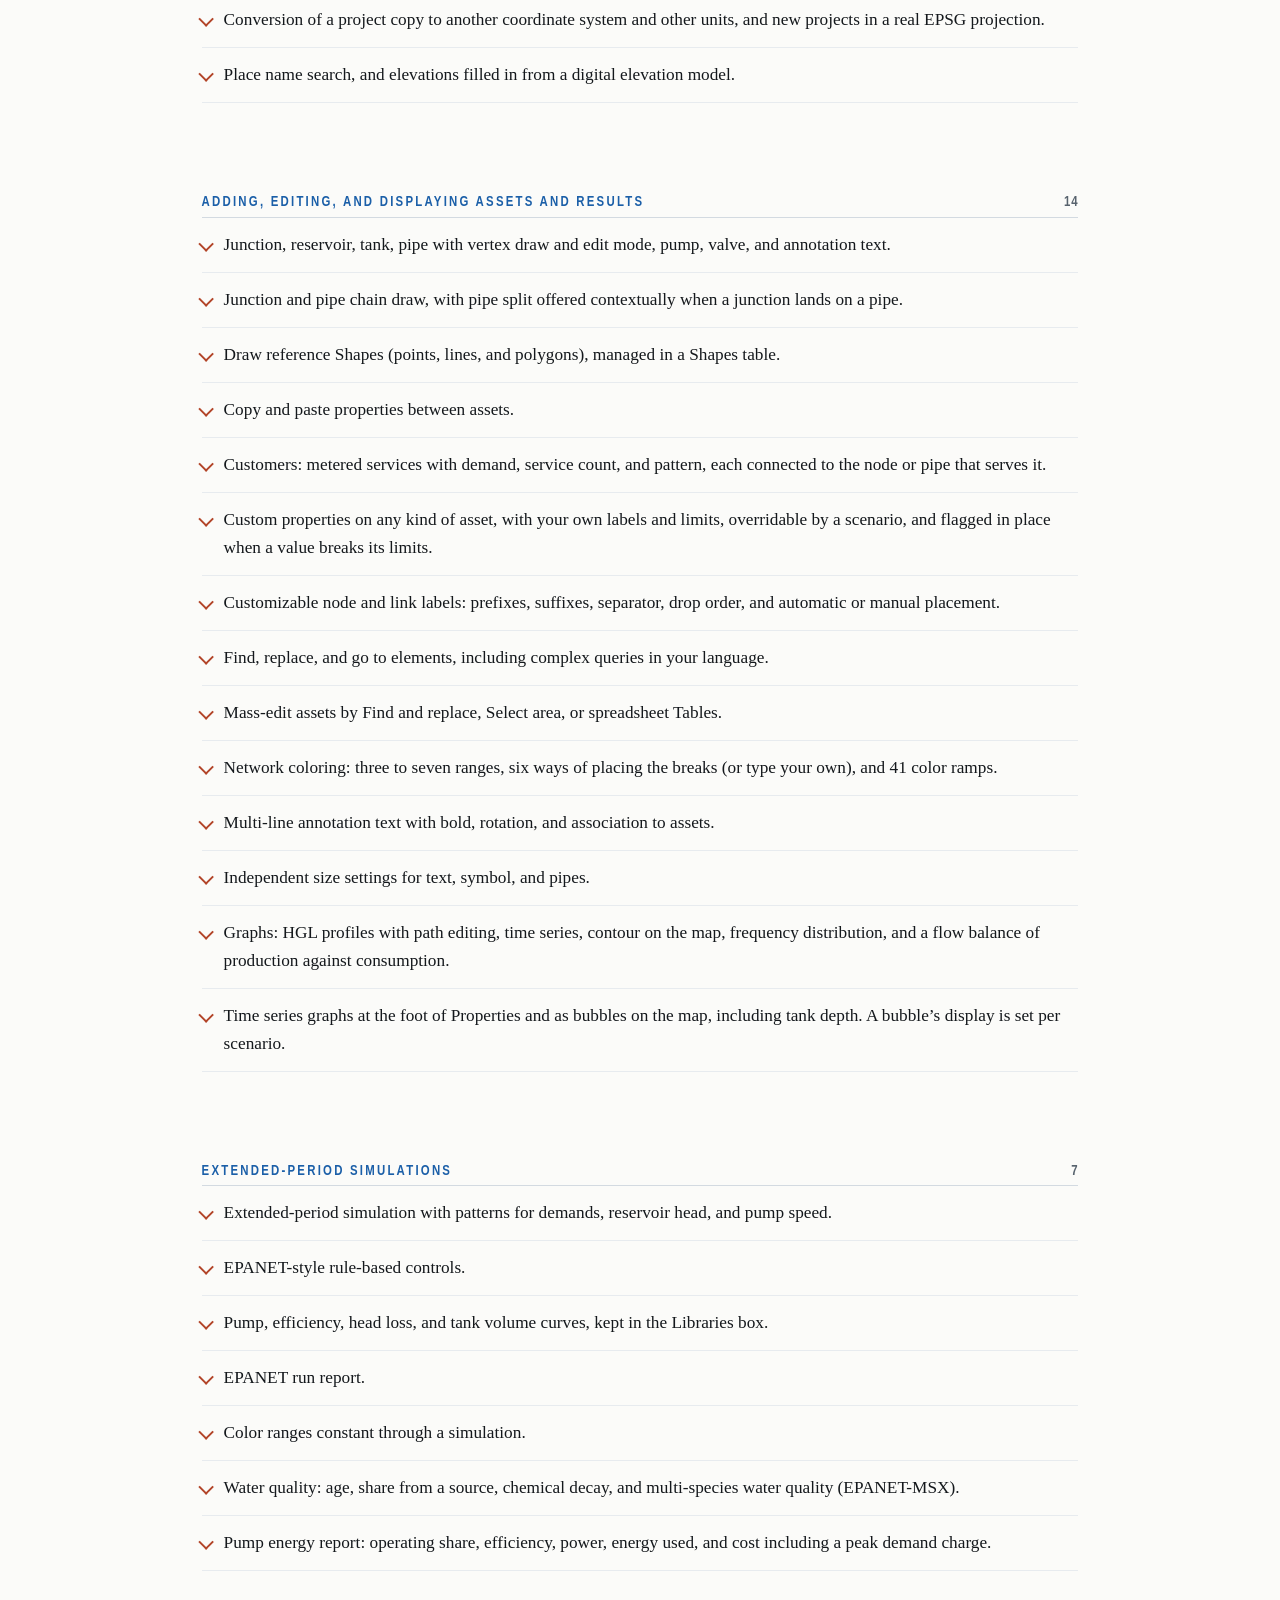
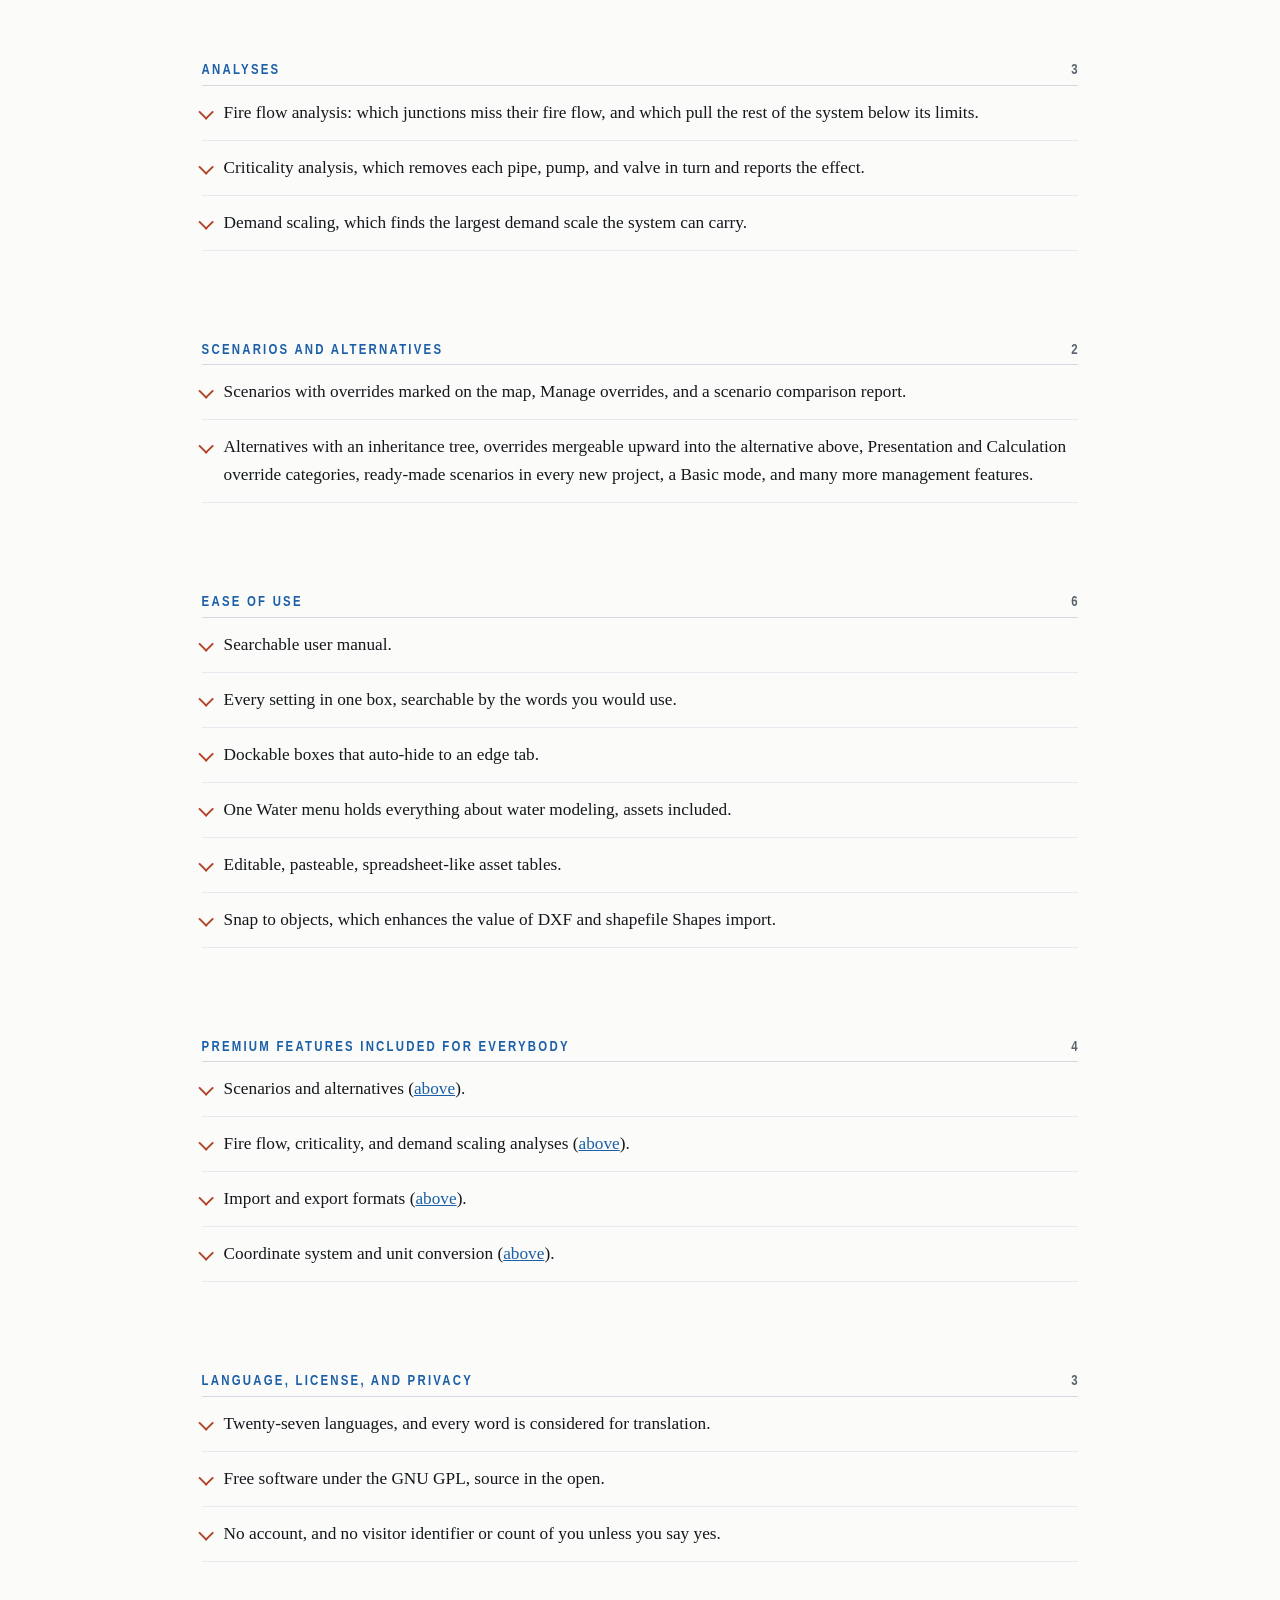
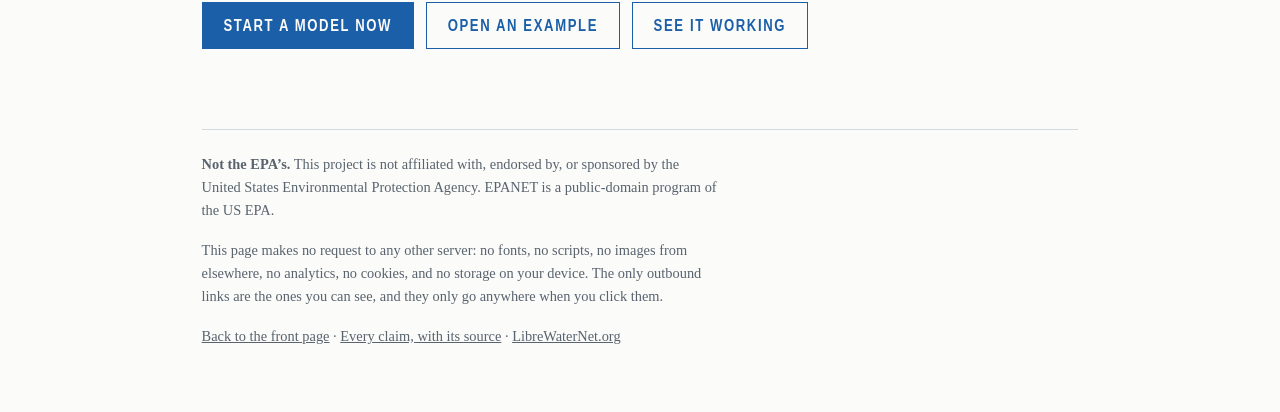
<file: features.html>
<!doctype html>
<html lang="en">
<head>
<meta charset="utf-8">
<meta name="viewport" content="width=device-width, initial-scale=1">
<link rel="icon" href="favicon.svg" type="image/svg+xml">
<link rel="icon" href="icon-192.png" type="image/png" sizes="192x192">
<link rel="apple-touch-icon" href="icon-192.png">
<title>What LibreWaterNet does</title>
<meta name="description" content="The whole feature list: what the network model does today, in a browser, free, with no account.">
<link rel="canonical" href="https://librewaternet.org/features.html">
<meta property="og:type" content="website">
<meta property="og:site_name" content="LibreWaterNet">
<meta property="og:url" content="https://librewaternet.org/features.html">
<meta property="og:title" content="What LibreWaterNet does">
<meta property="og:description" content="The whole feature list: what the network model does today, in a browser, free, with no account.">
<meta property="og:image" content="https://librewaternet.org/img/0007.png">
<meta property="og:image:width" content="1917">
<meta property="og:image:height" content="919">
<meta property="og:image:alt" content="A water network on a street map, colored by pressure, with a hydraulic profile beneath it.">
<meta name="twitter:card" content="summary_large_image">

<link rel="stylesheet" href="style.css">
</head>
<body>
<div class="sheet-bg" aria-hidden="true"></div>


<div class="sheet">

<header class="topbar">
	<!-- BEGIN GENERATED CHROME -->
	<div class="marks">
		<div class="wordmark"><span class="libre">Libre</span>WaterNet</div>
	</div>
	<nav>
		<a href="index.html">Front page</a>
		<a href="features.html" aria-current="page">Feature list</a>
		<a href="screenshots.html">Screenshots</a>
		<a href="credits.html">Credits</a>
		<a href="disclosures.html">Disclosures</a>
		<a href="citations.html">Citations</a>
		<a href="/engcalcs/contact.php">Contact</a>
	</nav>
	<!-- END GENERATED CHROME -->
</header>
<div class="hero">
	<span class="label">The whole list</span>
	<h1>What it does<span class="rule-under"></span></h1>
</div>


<!-- **TIGHTER, AND IT SAYS WHAT THE PAGE IS RATHER THAN WHY IT EXISTS** (Tom, 2026-09-12). It
     read "The whole list, plainly, so you can search it for the thing you need, tell us what is
     missing from it, or measure it against whatever you use today", and he asked the right
     question of it: *"Do we really need the whole list? And what does that even mean? Is this
     supposed to be a searchable help or a shopping list? ... Let's be a little more tight-lipped."*
     It was three purposes in one sentence and named none of them well.

     **WHAT SURVIVES IS THE ONE THING A READER NEEDS TOLD**: that this is longer than a features
     list usually is, on purpose, and that the browser's own find is how to use it. His own
     sentence, with the keystroke widened -- Ctrl+F is not the shortcut on a Mac, and naming only
     one would send half the readers hunting. -->
<p class="dek">Everything here works today, in a browser, free, with no account.</p>

<!-- **THIS PAGE DOES NOT ADVERTISE THE CALCULATOR SUITE** (Tom, 2026-09-11: *"I don't think that
     LW and its features page should advertise EC at all ... All we might do is say that lwn grew
     out of EC and sprouted its own wings and flew."*). The standfirst said "they are one program
     and you get all of it either way", which was true until the divorce of that morning (EngCalcs
     Task 625) and false by the afternoon; the list below also carried a twelve-item section on
     Manning, orifices, micro-hydropower and rock chutes. Both are gone. The sentence that
     replaced them is his own, and it is the whole of what this site says about where it came
     from -- a lineage, not a cross-sell.

     The section is skipped in tools/build-features.php, NOT deleted from the source: those
     features are real and still shipped, they are simply not this site's. -->
<p class="standfirst">
<strong>This list is long and detailed, but incomplete</strong>. Use your browser&rsquo;s find (Ctrl+F, or &#8984;F on a Mac) to search here for a feature you are interested in. If you only want to know whether the thing is any good,
<a href="/app/">diving in saves time</a>.</p>

<!-- BEGIN GENERATED FEATURES -->
<p class="count">50 things it does.</p>

<nav class="jump" aria-label="Sections">
	<a href="#solver">Solver</a>
	<a href="#projects-files-and-formats">Projects, files, and formats</a>
	<a href="#adding-editing-and-displaying-assets-and-results">Adding, editing, and displaying assets and results</a>
	<a href="#extended-period-simulations">Extended-period simulations</a>
	<a href="#analyses">Analyses</a>
	<a href="#scenarios-and-alternatives">Scenarios and alternatives</a>
	<a href="#ease-of-use">Ease of use</a>
	<a href="#premium-features-included-for-everybody">Premium features included for everybody</a>
	<a href="#language-license-and-privacy">Language, license, and privacy</a>
</nav>

<section class="act" id="solver">
<h2>Solver <span class="ct">3</span></h2>
<table class="feats">
<tbody>
	<tr><td>EPANET 2.3.5 solver, the default, for steady-state and extended-period simulations, with a solver comparison display. <!-- 451, 419 --></td></tr>
	<tr><td>Native solver for steady-state and extended-period simulations, water quality included, checked against EPANET 2.3.5. <!-- 146, 733 --></td></tr>
	<tr><td>Auto-recalculate option. <!-- 467 --></td></tr>
</tbody>
</table>
</section>

<section class="act" id="projects-files-and-formats">
<h2>Projects, files, and formats <span class="ct">13</span></h2>
<table class="feats">
<tbody>
	<tr><td>Multiple open project tabs, saved in the browser or to an &quot;.epp&quot; file, with locking for office network collaboration. <!-- 146.08, 447, 352, 360 --></td></tr>
	<tr><td>Install for offline use. <!-- 2, 4, 37, 246 --></td></tr>
	<tr><td>Network import and export as EPANET <code>.inp</code>, plus network export to GeoJSON and DXF. <!-- 196, 483, 281 --></td></tr>
	<tr><td>Update the open project from an EPANET <code>.inp</code>: elements with matching IDs take the file's values, new ones are added, nothing is deleted, and one undo reverses it. <!-- 814 --></td></tr>
	<tr><td>Tables export to ODS, XLSX, and CSV; Shapes import from shapefile, GeoJSON, and DXF; surveyed points import as junctions; clipboard copy/paste. <!-- 592, 776 --></td></tr>
	<tr><td>Workspace file: save your box layout, panes, and display options, and import them on another screen or browser. <!-- 313 --></td></tr>
	<tr><td>Many example projects, each loaded and solved in one click. <!-- 314, 257, 454 --></td></tr>
	<tr><td>Libraries of patterns, curves, controls, rules, pipe types, and fittings, importable from another project file. <!-- 611, 792, 465, 590 --></td></tr>
	<tr><td>Screenshot tool with enhanced resolution and a markup pen. <!-- 793 --></td></tr>
	<tr><td>World map canvas or your own backdrop. <!-- 145, 276 --></td></tr>
	<tr><td>XY to Lat/Lon conversion import wizard. <!-- 476 --></td></tr>
	<tr><td>Conversion of a project copy to another coordinate system and other units, and new projects in a real EPSG projection. <!-- 696, 641 --></td></tr>
	<tr><td>Place name search, and elevations filled in from a digital elevation model. <!-- 437, 497 --></td></tr>
</tbody>
</table>
</section>

<section class="act" id="adding-editing-and-displaying-assets-and-results">
<h2>Adding, editing, and displaying assets and results <span class="ct">14</span></h2>
<table class="feats">
<tbody>
	<tr><td>Junction, reservoir, tank, pipe with vertex draw and edit mode, pump, valve, and annotation text. <!-- 146.02 --></td></tr>
	<tr><td>Junction and pipe chain draw, with pipe split offered contextually when a junction lands on a pipe. <!-- 719 --></td></tr>
	<tr><td>Draw reference Shapes (points, lines, and polygons), managed in a Shapes table. <!-- 779 --></td></tr>
	<tr><td>Copy and paste properties between assets. <!-- 185 --></td></tr>
	<tr><td>Customers: metered services with demand, service count, and pattern, each connected to the node or pipe that serves it. <!-- 247 --></td></tr>
	<tr><td>Custom properties on any kind of asset, with your own labels and limits, overridable by a scenario, and flagged in place when a value breaks its limits. <!-- 636 --></td></tr>
	<tr><td>Customizable node and link labels: prefixes, suffixes, separator, drop order, and automatic or manual placement. <!-- 345, 329, 333, 336, 397, 398, 399, 469, 146.01, 383 --></td></tr>
	<tr><td>Find, replace, and go to elements, including complex queries in your language. <!-- 353, 420, 389, 540 --></td></tr>
	<tr><td>Mass-edit assets by Find and replace, Select area, or spreadsheet Tables. <!-- 266 --></td></tr>
	<tr><td>Network coloring: three to seven ranges, six ways of placing the breaks (or type your own), and 41 color ramps. <!-- 384, 327 --></td></tr>
	<tr><td>Multi-line annotation text with bold, rotation, and association to assets. <!-- 337, 342, 376 --></td></tr>
	<tr><td>Independent size settings for text, symbol, and pipes. <!-- 331, 362 --></td></tr>
	<tr><td>Graphs: HGL profiles with path editing, time series, contour on the map, frequency distribution, and a flow balance of production against consumption. <!-- 409, 433, 506, 510, 600, 640 --></td></tr>
	<tr><td>Time series graphs at the foot of Properties and as bubbles on the map, including tank depth. A bubble&rsquo;s display is set per scenario. <!-- 637, 784, 804, 795 --></td></tr>
</tbody>
</table>
</section>

<section class="act" id="extended-period-simulations">
<h2>Extended-period simulations <span class="ct">7</span></h2>
<table class="feats">
<tbody>
	<tr><td>Extended-period simulation with patterns for demands, reservoir head, and pump speed. <!-- 248.01, 423, 410, 248.02 --></td></tr>
	<tr><td>EPANET-style rule-based controls. <!-- 248.03 --></td></tr>
	<tr><td>Pump, efficiency, head loss, and tank volume curves, kept in the Libraries box. <!-- 460, 586, 587 --></td></tr>
	<tr><td>EPANET run report. <!-- 450 --></td></tr>
	<tr><td>Color ranges constant through a simulation. <!-- 448 --></td></tr>
	<tr><td>Water quality: age, share from a source, chemical decay, and multi-species water quality (EPANET-MSX). <!-- 566, 717 --></td></tr>
	<tr><td>Pump energy report: operating share, efficiency, power, energy used, and cost including a peak demand charge. <!-- 566.01, 577 --></td></tr>
</tbody>
</table>
</section>

<section class="act" id="analyses">
<h2>Analyses <span class="ct">3</span></h2>
<table class="feats">
<tbody>
	<tr><td>Fire flow analysis: which junctions miss their fire flow, and which pull the rest of the system below its limits. <!-- 530 --></td></tr>
	<tr><td>Criticality analysis, which removes each pipe, pump, and valve in turn and reports the effect. <!-- 751 --></td></tr>
	<tr><td>Demand scaling, which finds the largest demand scale the system can carry. <!-- 754 --></td></tr>
</tbody>
</table>
</section>

<section class="act" id="scenarios-and-alternatives">
<h2>Scenarios and alternatives <span class="ct">2</span></h2>
<table class="feats">
<tbody>
	<tr><td>Scenarios with overrides marked on the map, Manage overrides, and a scenario comparison report. <!-- 201, 407, 412, 512 --></td></tr>
	<tr><td>Alternatives with an inheritance tree, overrides mergeable upward into the alternative above, Presentation and Calculation override categories, ready-made scenarios in every new project, a Basic mode, and many more management features. <!-- 750, 765, 755, 801, 802 --></td></tr>
</tbody>
</table>
</section>

<section class="act" id="ease-of-use">
<h2>Ease of use <span class="ct">6</span></h2>
<table class="feats">
<tbody>
	<tr><td>Searchable user manual. <!-- 763 --></td></tr>
	<tr><td>Every setting in one box, searchable by the words you would use. <!-- 457 --></td></tr>
	<tr><td>Dockable boxes that auto-hide to an edge tab. <!-- 441 --></td></tr>
	<tr><td>One Water menu holds everything about water modeling, assets included. <!-- 543 --></td></tr>
	<tr><td>Editable, pasteable, spreadsheet-like asset tables. <!-- 434, 455 --></td></tr>
	<tr><td>Snap to objects, which enhances the value of DXF and shapefile Shapes import. <!-- 782 --></td></tr>
</tbody>
</table>
</section>

<section class="act" id="premium-features-included-for-everybody">
<h2>Premium features included for everybody <span class="ct">4</span></h2>
<table class="feats">
<tbody>
	<tr><td>Scenarios and alternatives (<a href="#scenarios-and-alternatives">above</a>). <!-- see: Scenarios and alternatives --></td></tr>
	<tr><td>Fire flow, criticality, and demand scaling analyses (<a href="#analyses">above</a>). <!-- see: Analyses --></td></tr>
	<tr><td>Import and export formats (<a href="#projects-files-and-formats">above</a>). <!-- see: Projects, files, and formats --></td></tr>
	<tr><td>Coordinate system and unit conversion (<a href="#projects-files-and-formats">above</a>). <!-- see: Projects, files, and formats --></td></tr>
</tbody>
</table>
</section>

<section class="act" id="language-license-and-privacy">
<h2>Language, license, and privacy <span class="ct">3</span></h2>
<table class="feats">
<tbody>
	<tr><td>Twenty-seven languages, and every word is considered for translation. <!-- 15, 22 --></td></tr>
	<tr><td>Free software under the GNU GPL, source in the open. <!-- 244 --></td></tr>
	<tr><td>No account, and no visitor identifier or count of you unless you say yes. <!-- 286, 288 --></td></tr>
</tbody>
</table>
</section>
<!-- END GENERATED FEATURES -->

<div class="go">
	<a class="btn" href="/app/">Start a model now</a>
	<a class="btn btn-ghost" href="/app/?lpn_examples=1">Open an example</a>
	<a class="btn btn-ghost" href="screenshots.html">See it working</a>
</div>

<footer>
	<p><b>Not the EPA&rsquo;s.</b> This project is not affiliated with, endorsed by, or sponsored by the
	United States Environmental Protection Agency. EPANET is a public-domain program of the
	US EPA.</p>
		<p>This page makes no request to any other server: no fonts, no scripts, no images from
		elsewhere, no analytics, no cookies, and no storage on your device. The only outbound
		links are the ones you can see, and they only go anywhere when you click them.</p>
	<p><a href="index.html">Back to the front page</a> &middot;
		<a href="citations.html">Every claim, with its source</a> &middot;
	<a href="/">LibreWaterNet.org</a></p>
</footer>

</div>

</body>
</html>
</file>
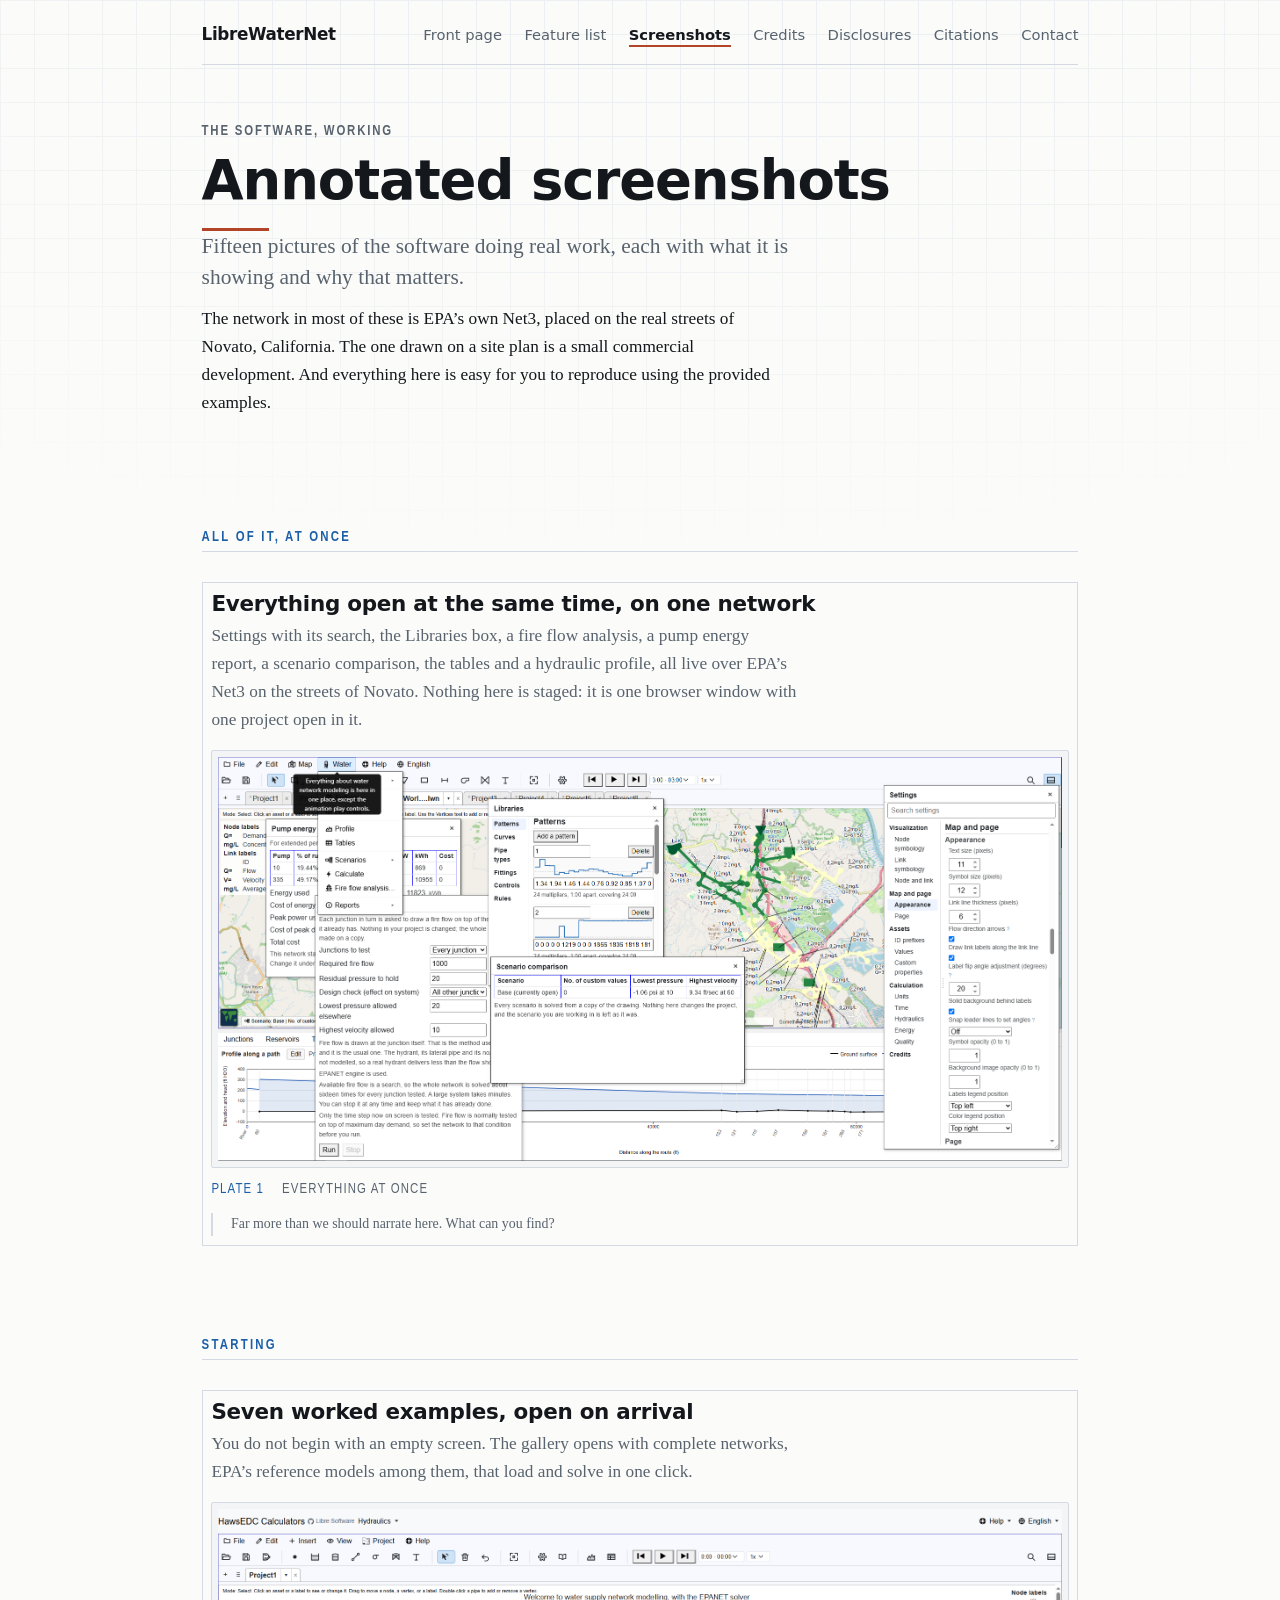
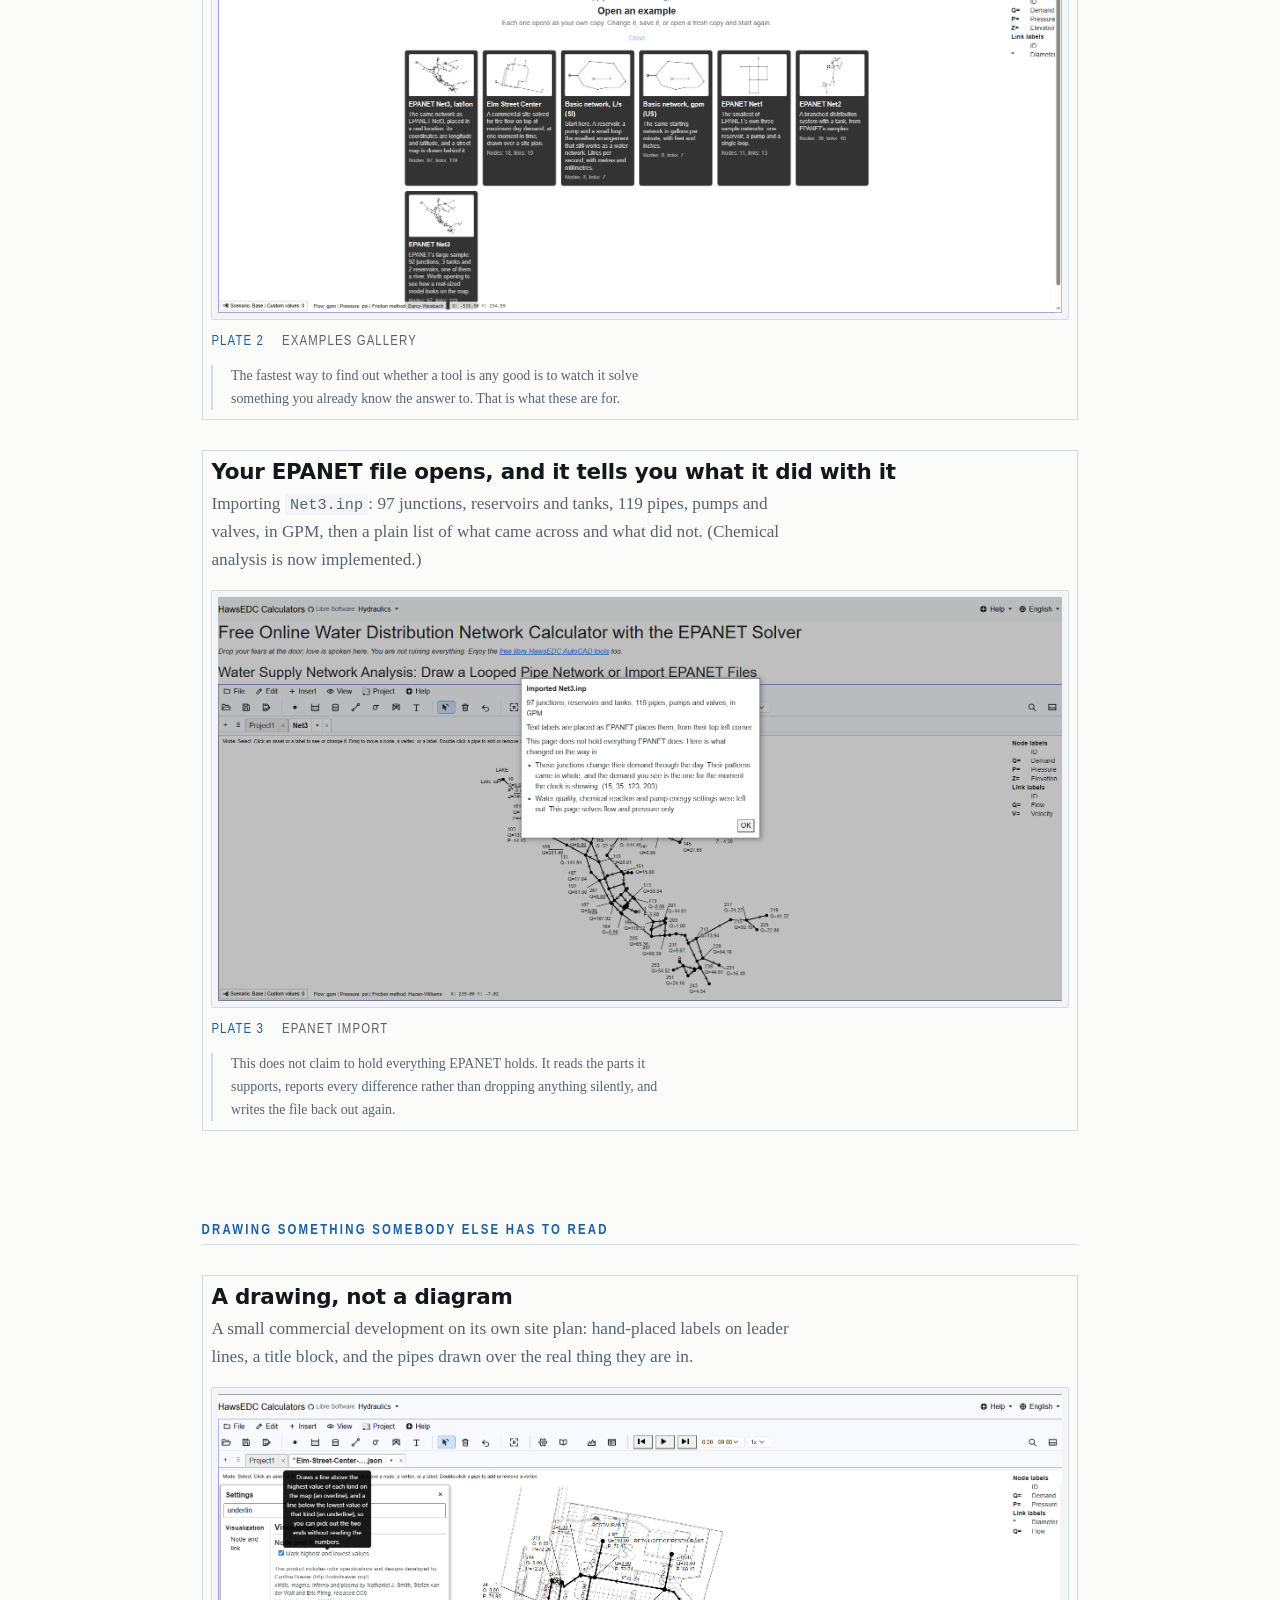
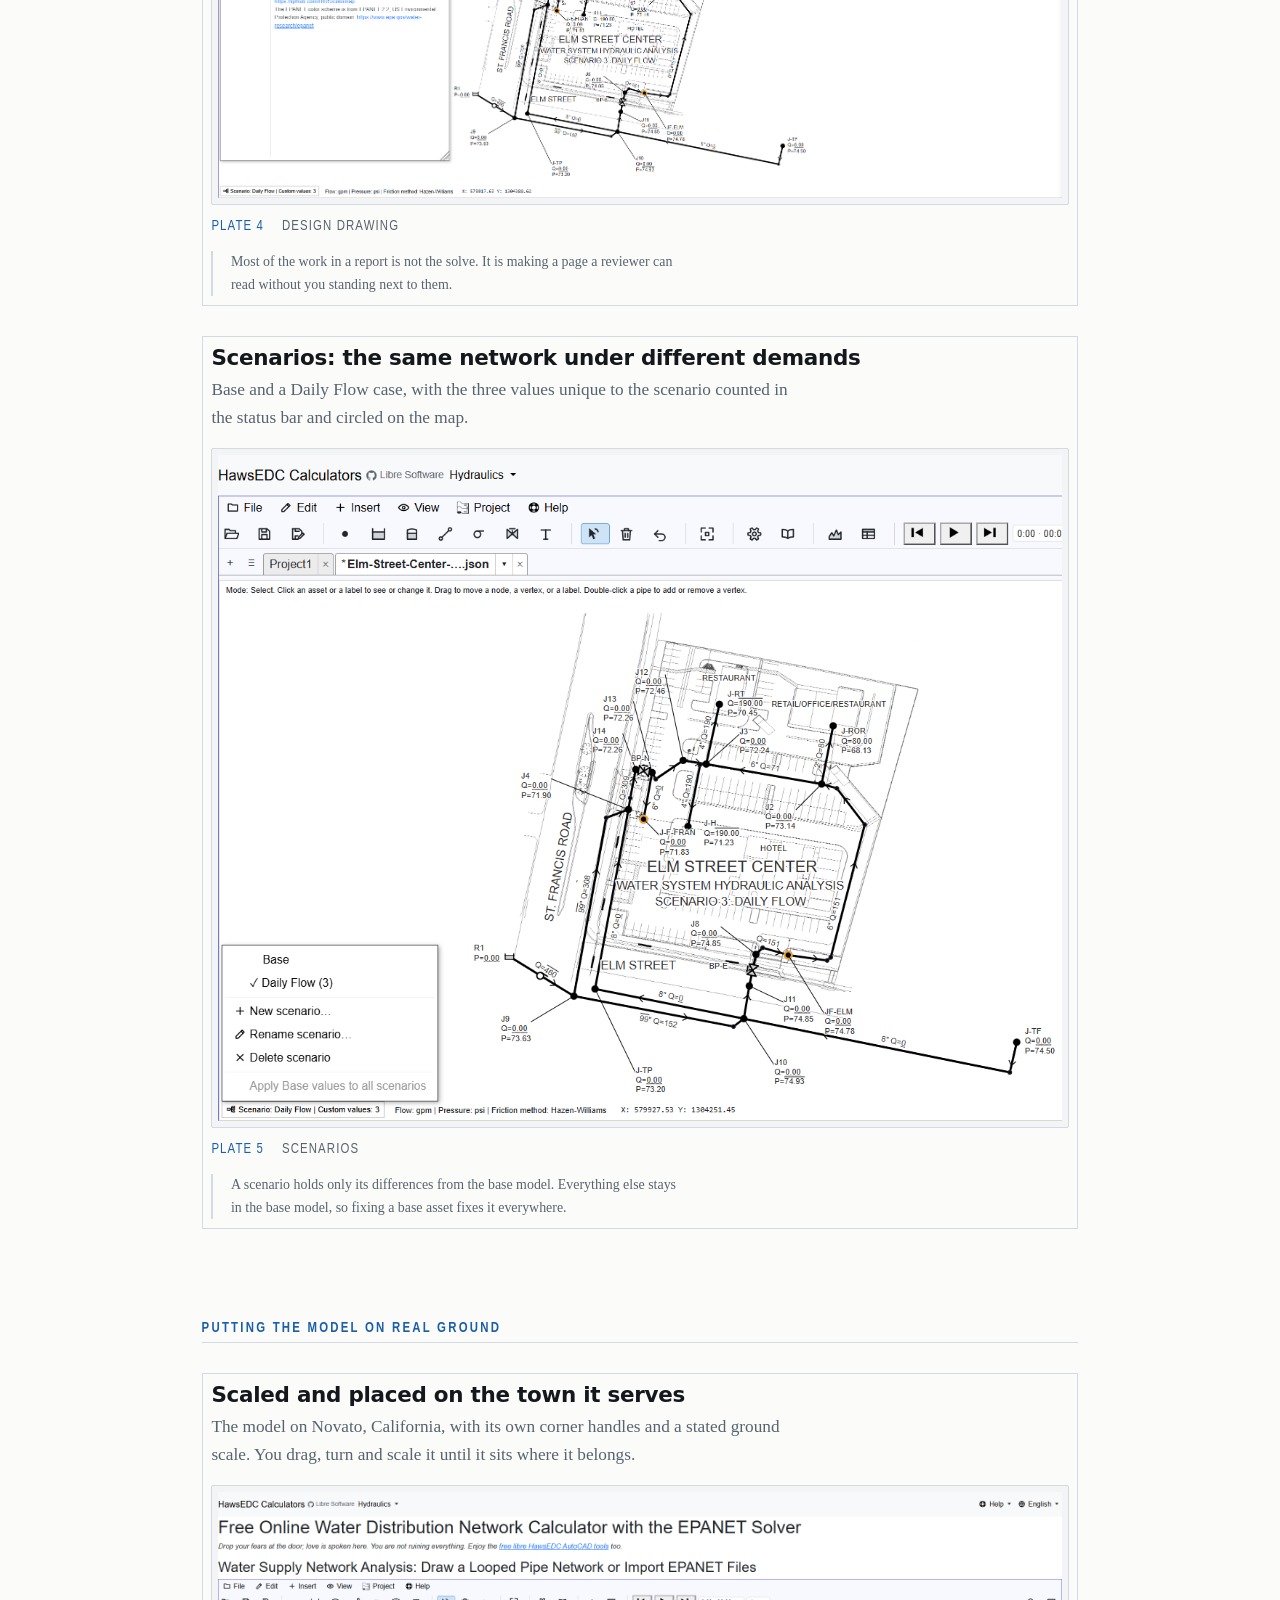
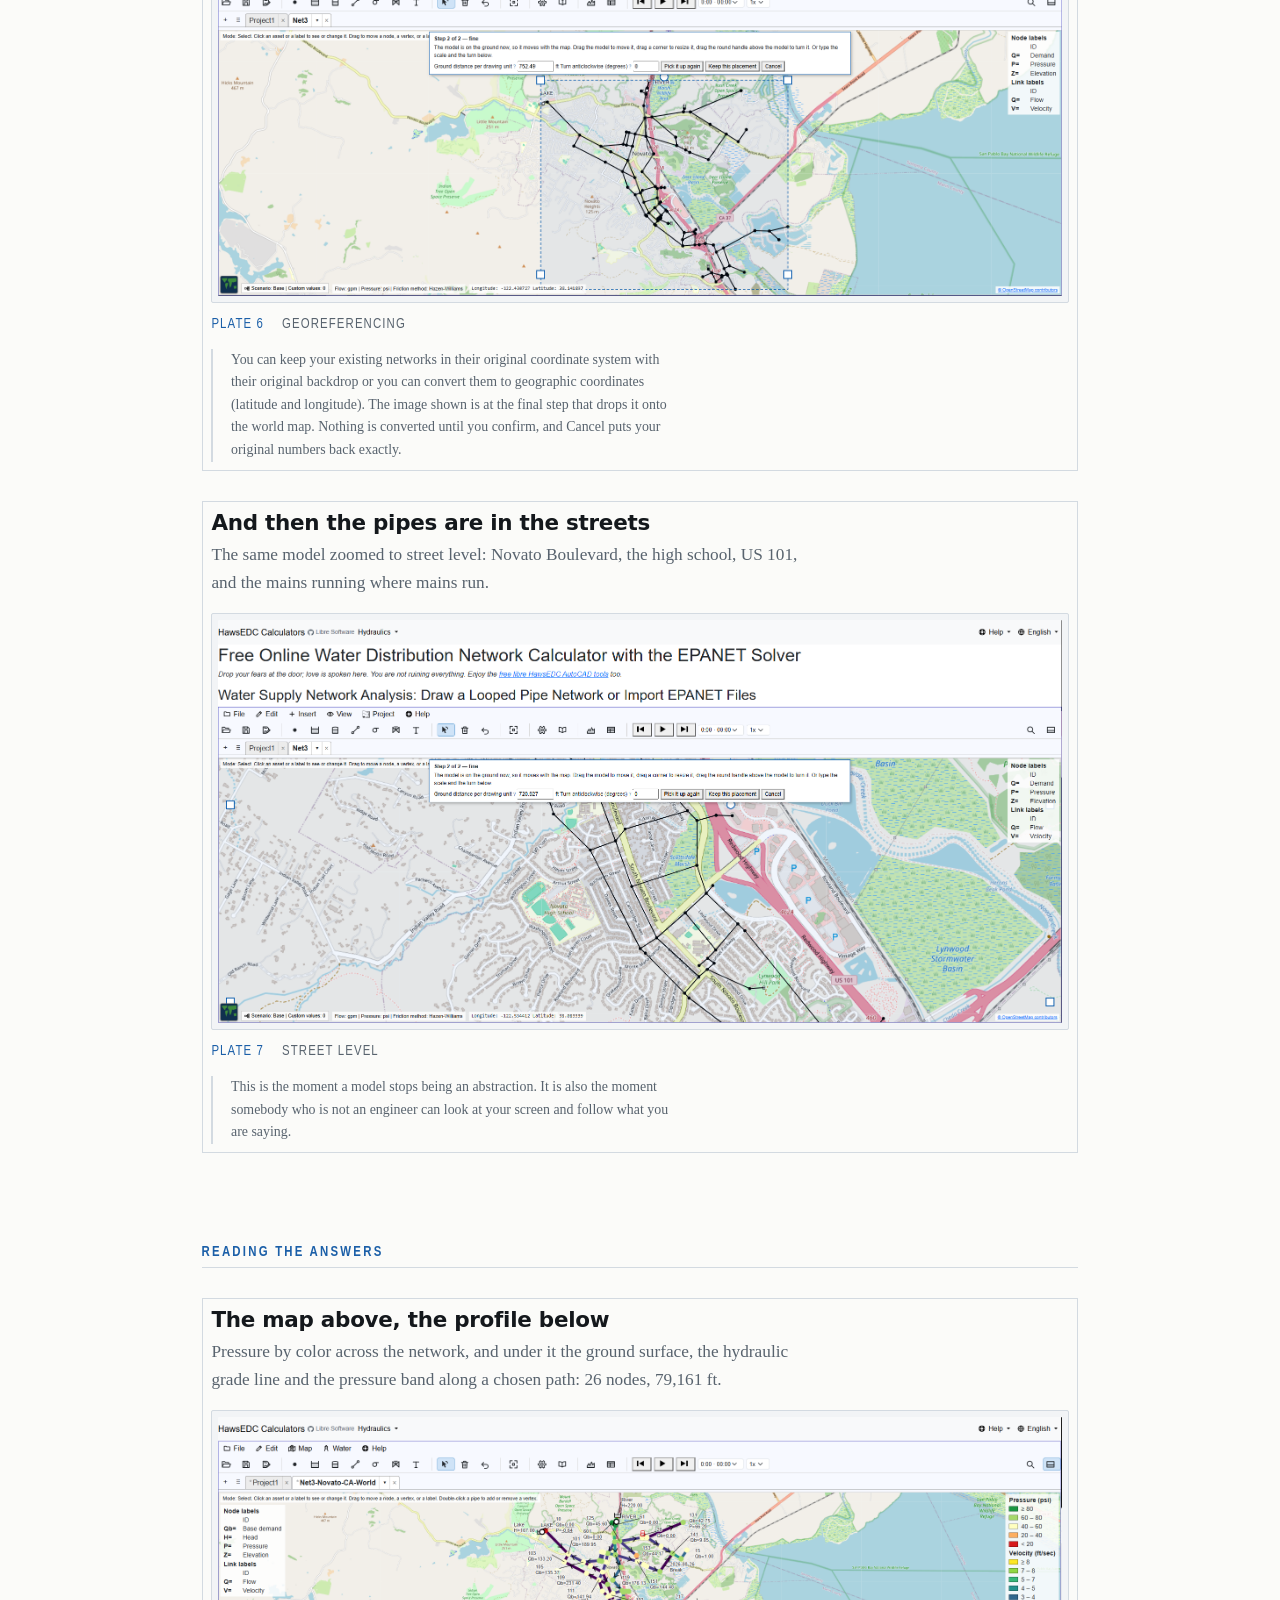
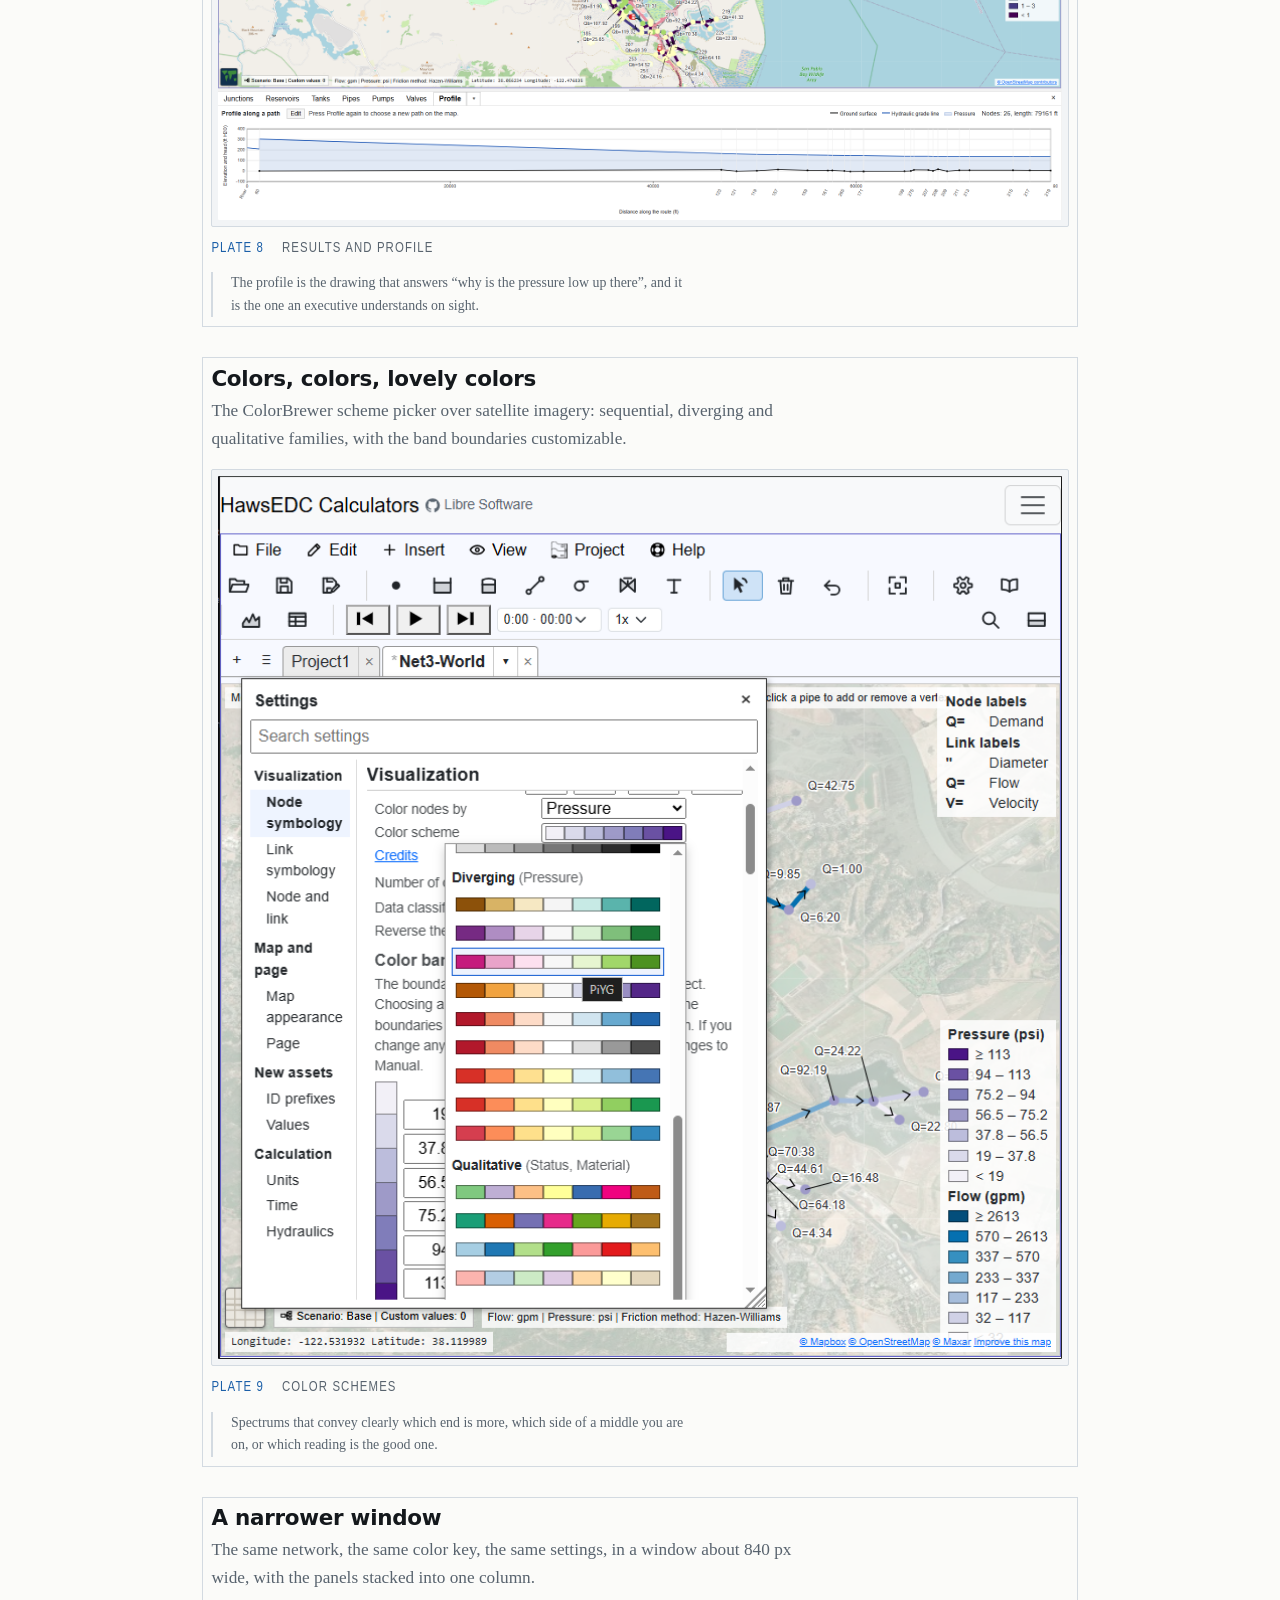
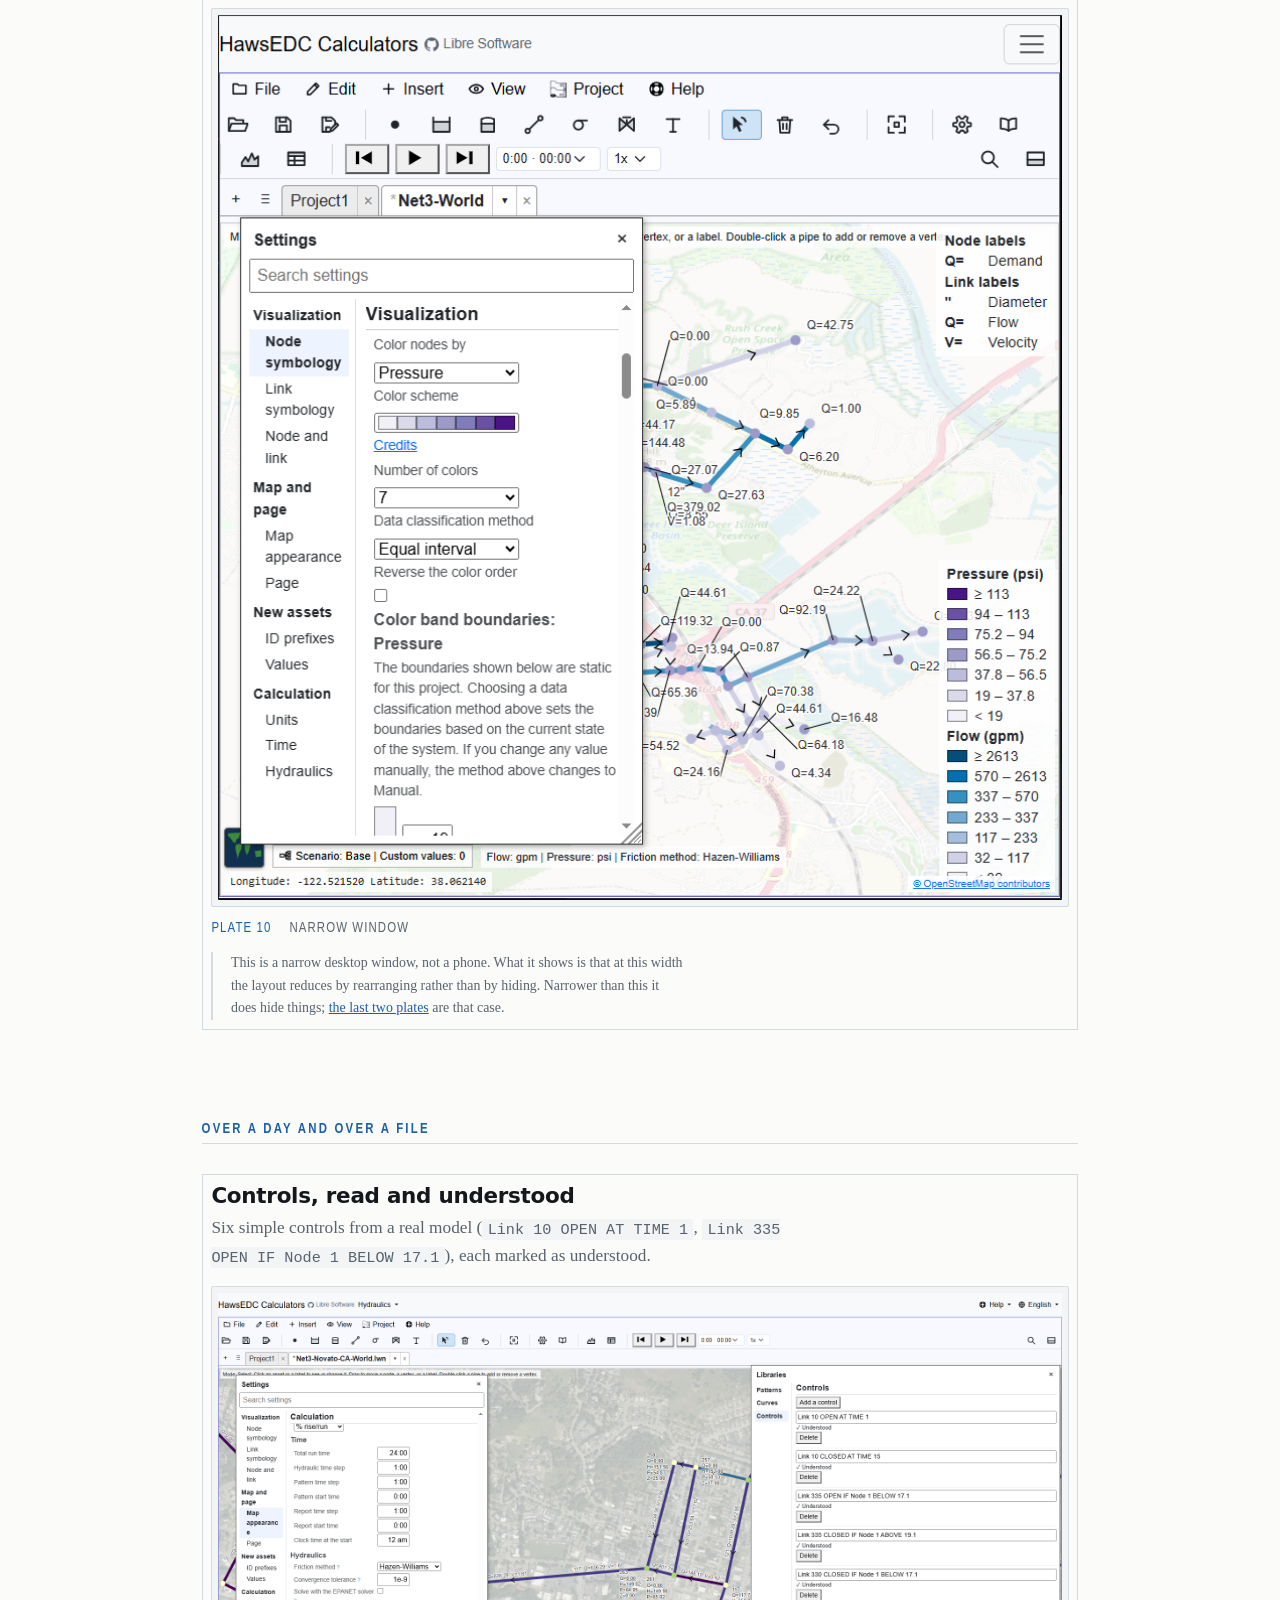
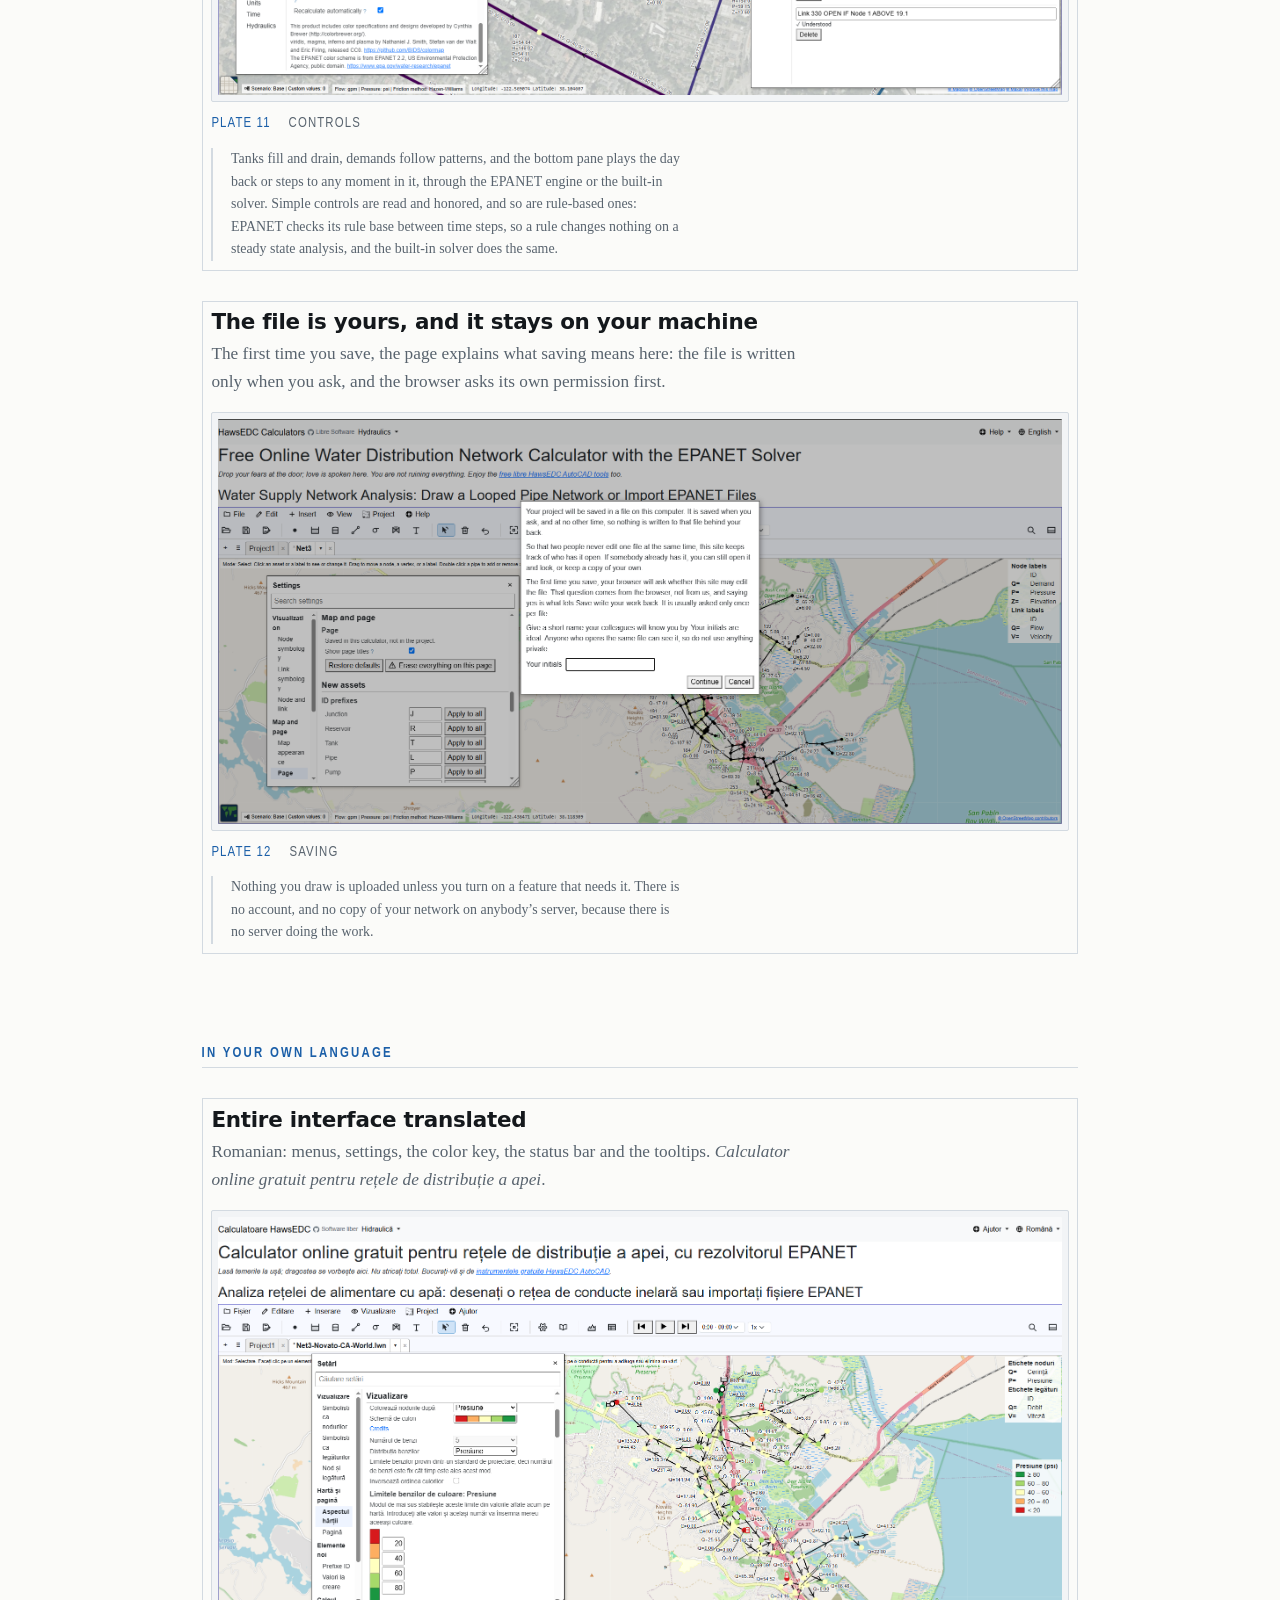
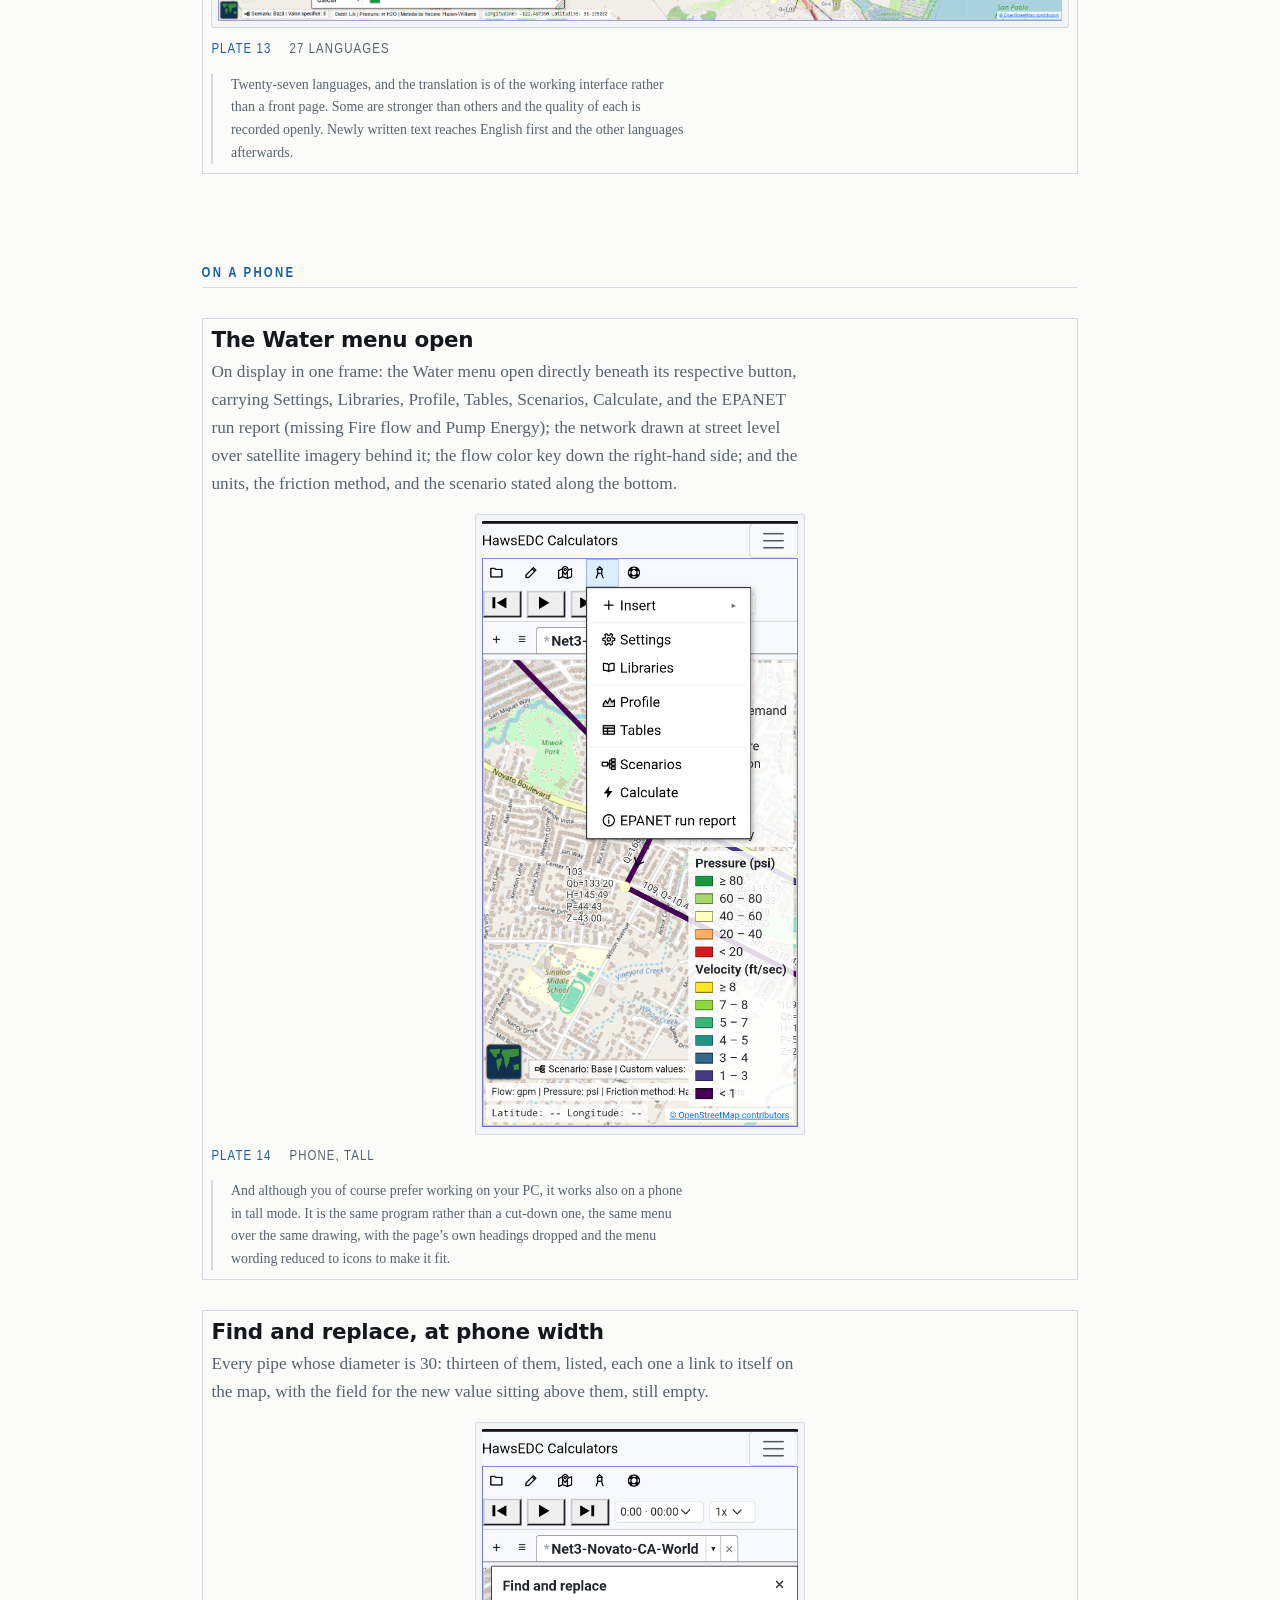
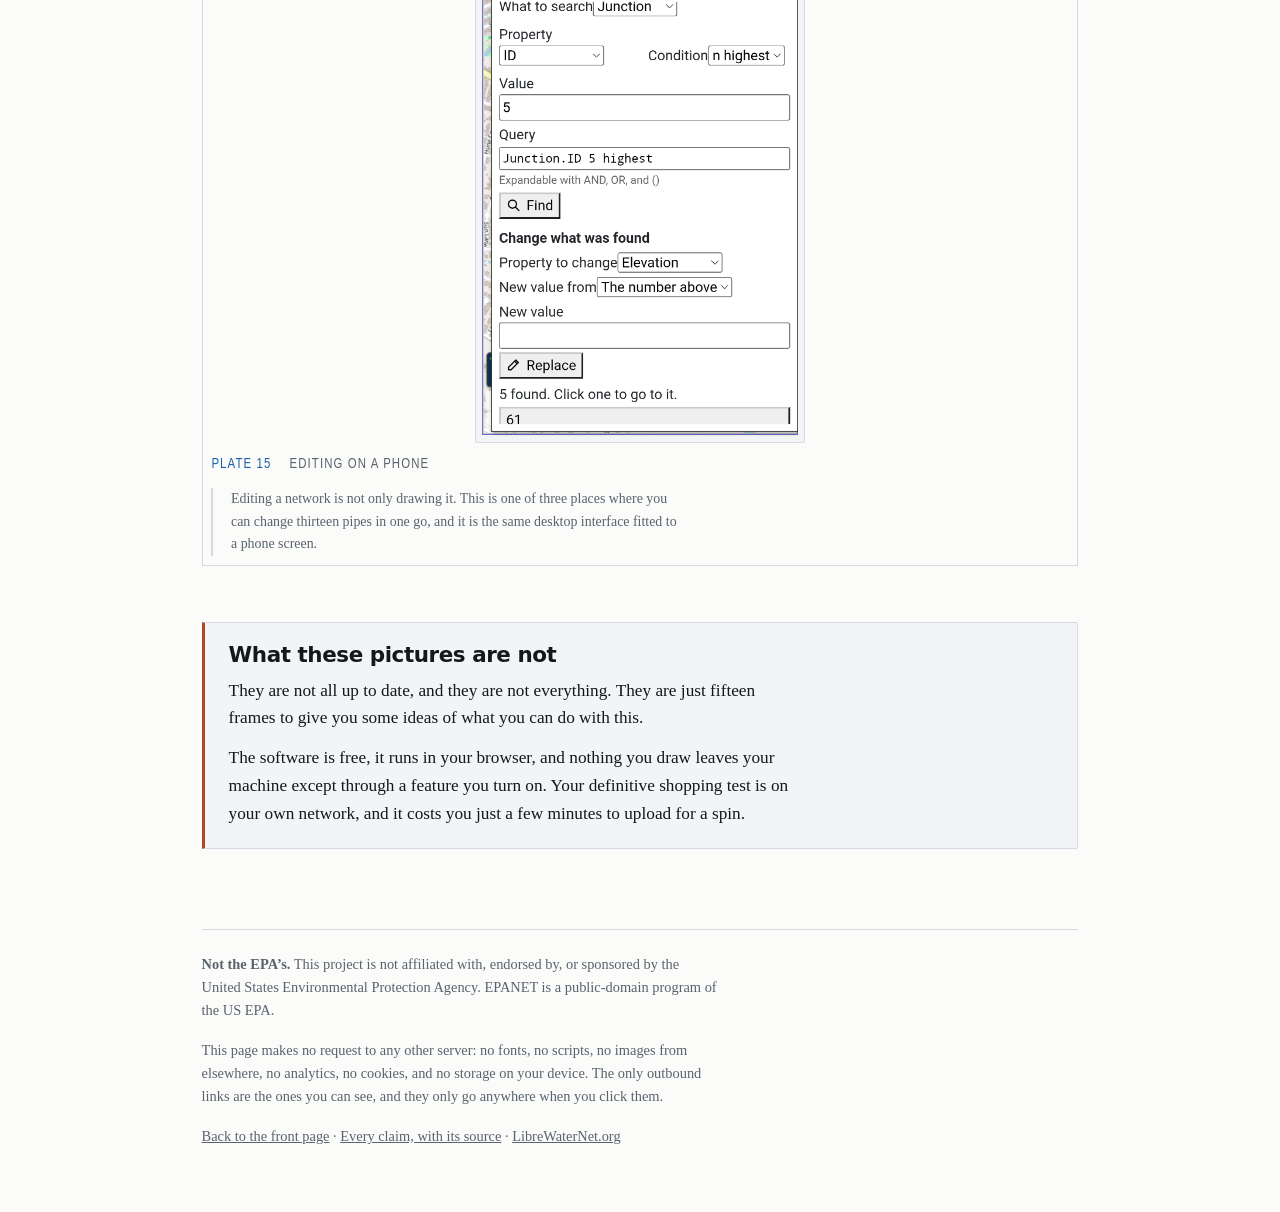
<file: screenshots.html>
<!doctype html>
<html lang="en">
<head>
<meta charset="utf-8">
<meta name="viewport" content="width=device-width, initial-scale=1">
<link rel="icon" href="favicon.svg" type="image/svg+xml">
<link rel="icon" href="icon-192.png" type="image/png" sizes="192x192">
<link rel="apple-touch-icon" href="icon-192.png">
<title>LibreWaterNet in use · annotated screenshots</title>
<meta name="description" content="Fourteen annotated pictures of the software doing real work: EPA's Net3 on real streets, a design drawing on a site plan, scenarios, profiles, 27 languages, and the editor on a phone.">
<link rel="canonical" href="https://librewaternet.org/screenshots.html">
<meta property="og:type" content="website">
<meta property="og:site_name" content="LibreWaterNet">
<meta property="og:url" content="https://librewaternet.org/screenshots.html">
<meta property="og:title" content="LibreWaterNet in use · annotated screenshots">
<meta property="og:description" content="Fourteen annotated pictures of the software doing real work: EPA's Net3 on real streets, a design drawing on a site plan, scenarios, profiles, 27 languages, and the editor on a phone.">
<meta property="og:image" content="https://librewaternet.org/img/0003.png">
<meta property="og:image:width" content="838">
<meta property="og:image:height" content="879">
<meta property="og:image:alt" content="The examples gallery, opening a complete network in one click.">
<meta name="twitter:card" content="summary_large_image">

<link rel="stylesheet" href="style.css">
</head>
<body>
<div class="sheet-bg" aria-hidden="true"></div>


<div class="sheet">

<header class="topbar">
	<!-- BEGIN GENERATED CHROME -->
	<div class="marks">
		<div class="wordmark"><span class="libre">Libre</span>WaterNet</div>
	</div>
	<nav>
		<a href="index.html">Front page</a>
		<a href="features.html">Feature list</a>
		<a href="screenshots.html" aria-current="page">Screenshots</a>
		<a href="credits.html">Credits</a>
		<a href="disclosures.html">Disclosures</a>
		<a href="citations.html">Citations</a>
		<a href="/engcalcs/contact.php">Contact</a>
	</nav>
	<!-- END GENERATED CHROME -->
</header>
<div class="hero">
	<span class="label">The software, working</span>
	<h1>Annotated screenshots<span class="rule-under"></span></h1>
</div>


<p class="dek">Fifteen pictures of the software doing real work, each with what it is showing and
why that matters.</p>

<p class="standfirst">The network in most of these is EPA&rsquo;s own Net3, placed on the real streets of
Novato, California. The one drawn on a site plan is a small commercial development. And everything here is 
easy for you to reproduce using the provided examples.</p>


<section class="act">
<h2>All of it, at once</h2>

<figure class="plate">
	<h3>Everything open at the same time, on one network</h3>
	<p class="cap">Settings with its search, the Libraries box, a fire flow analysis, a pump energy
	report, a scenario comparison, the tables and a hydraulic profile, all live over EPA&rsquo;s Net3
	on the streets of Novato. Nothing here is staged: it is one browser window with one project open
	in it.</p>
	<div class="shot"><img src="img/0082.png" loading="eager" decoding="async" width="1921" height="920"
		alt="One browser window showing a water network on a street map with the Settings box, the Libraries box, a fire flow analysis, a pump energy report, a scenario comparison and a hydraulic profile all open over it."></div>
	<figcaption><span class="n">Plate 1</span><span>Everything at once</span></figcaption>
	<p class="note">Far more than we should narrate here. What can you find?</p>
</figure>
</section>

<section class="act">
<h2>Starting</h2>

<figure class="plate">
	<h3>Seven worked examples, open on arrival</h3>
	<p class="cap">You do not begin with an empty screen. The gallery opens with complete networks,
	EPA&rsquo;s reference models among them, that load and solve in one click.</p>
	<div class="shot"><img src="img/0005.png" loading="lazy" decoding="async" width="1920" height="919"
		alt="The examples gallery, showing seven cards each with a thumbnail of a complete water network."></div>
	<figcaption><span class="n">Plate 2</span><span>Examples gallery</span></figcaption>
	<p class="note">The fastest way to find out whether a tool is any good is to watch it solve
	something you already know the answer to. That is what these are for.</p>
</figure>

<figure class="plate">
	<h3>Your EPANET file opens, and it tells you what it did with it</h3>
	<p class="cap">Importing <code>Net3.inp</code>: 97 junctions, reservoirs and tanks, 119 pipes,
	pumps and valves, in GPM, then a plain list of what came across and what did not. (Chemical analysis is now implemented.)</p>
	<div class="shot"><img src="img/0009.png" loading="lazy" decoding="async" width="1918" height="919"
		alt="The import report after reading an EPANET .inp file, listing what was read and what differed."></div>
	<figcaption><span class="n">Plate 3</span><span>EPANET import</span></figcaption>
	<p class="note">This does not claim to hold everything EPANET holds. It reads the parts it
	supports, reports every difference rather than dropping anything silently, and writes the file
	back out again.</p>
</figure>
</section>


<section class="act">
<h2>Drawing something somebody else has to read</h2>

<figure class="plate">
	<h3>A drawing, not a diagram</h3>
	<p class="cap">A small commercial development on its own site plan: hand-placed labels on leader
	lines, a title block, and the pipes drawn over the real thing they are in.</p>
	<div class="shot"><img src="img/0007.png" loading="lazy" decoding="async" width="1917" height="919"
		alt="A water network drawn over a site plan, with hand-placed labels, leader lines and a title block."></div>
	<figcaption><span class="n">Plate 4</span><span>Design drawing</span></figcaption>
	<p class="note">Most of the work in a report is not the solve. It is making a page a reviewer
	can read without you standing next to them.</p>
</figure>

<figure class="plate">
	<h3>Scenarios: the same network under different demands</h3>
	<p class="cap">Base and a Daily Flow case, with the three values unique to the scenario
	counted in the status bar and circled on the map.</p>
	<div class="shot"><img src="img/0006.png" loading="lazy" decoding="async" width="1161" height="918"
		alt="The scenario menu open over a network, listing Base and Daily Flow with options to add, rename or delete."></div>
	<figcaption><span class="n">Plate 5</span><span>Scenarios</span></figcaption>
	<p class="note">A scenario holds only its differences from the base model. Everything else stays in the base model, so
	fixing a base asset fixes it everywhere.</p>
</figure>
</section>


<section class="act">
<h2>Putting the model on real ground</h2>

<figure class="plate">
	<h3>Scaled and placed on the town it serves</h3>
	<p class="cap">The model on Novato, California, with its own corner handles and a stated ground
	scale. You drag, turn and scale it until it sits where it belongs.</p>
	<div class="shot"><img src="img/0020.png" loading="lazy" decoding="async" width="1920" height="920"
		alt="A water network positioned over a street map of a whole town, with corner handles and a ground distance readout."></div>
	<figcaption><span class="n">Plate 6</span><span>Georeferencing</span></figcaption>
	<p class="note">You can keep your existing networks in their original coordinate system with their original backdrop or you can convert them to 
	geographic coordinates (latitude and longitude). The image shown is at the final step that drops it onto the world map. Nothing is converted until you confirm, and Cancel puts your original numbers back exactly.</p>
</figure>

<figure class="plate">
	<h3>And then the pipes are in the streets</h3>
	<p class="cap">The same model zoomed to street level: Novato Boulevard, the high school,
	US 101, and the mains running where mains run.</p>
	<div class="shot"><img src="img/0018.png" loading="lazy" decoding="async" width="1921" height="919"
		alt="The same network at street level, its pipes following named real streets on the map beneath."></div>
	<figcaption><span class="n">Plate 7</span><span>Street level</span></figcaption>
	<p class="note">This is the moment a model stops being an abstraction. It is also the moment
	somebody who is not an engineer can look at your screen and follow what you are saying.</p>
</figure>
</section>


<section class="act">
<h2>Reading the answers</h2>

<figure class="plate">
	<h3>The map above, the profile below</h3>
	<p class="cap">Pressure by color across the network, and under it the ground surface, the
	hydraulic grade line and the pressure band along a chosen path: 26 nodes, 79,161 ft.</p>
	<div class="shot"><img src="img/0028.png" loading="lazy" decoding="async" width="1922" height="918"
		alt="A network colored by pressure on a street map, with a hydraulic profile along a path in the pane below."></div>
	<figcaption><span class="n">Plate 8</span><span>Results and profile</span></figcaption>
	<p class="note">The profile is the drawing that answers &ldquo;why is the pressure low up there&rdquo;, and
	it is the one an executive understands on sight.</p>
</figure>

<figure class="plate">
	<h3>Colors, colors, lovely colors</h3>
	<p class="cap">The ColorBrewer scheme picker over satellite imagery: sequential, diverging and
	qualitative families, with the band boundaries customizable.</p>
	<div class="shot"><img src="img/0004.png" loading="lazy" decoding="async" width="838" height="878"
		alt="A color scheme picker open over a network drawn on satellite imagery."></div>
	<figcaption><span class="n">Plate 9</span><span>Color schemes</span></figcaption>
	<p class="note">Spectrums that convey clearly which end is more, which side of a middle you are
	on, or which reading is the good one.</p>
</figure>

<figure class="plate">
	<h3>A narrower window</h3>
	<p class="cap">The same network, the same color key, the same settings, in a window about
	840&nbsp;px wide, with the panels stacked into one column.</p>
	<div class="shot"><img src="img/0003.png" loading="lazy" decoding="async" width="838" height="879"
		alt="The same network in a much narrower browser window, with settings stacked into a single column."></div>
	<figcaption><span class="n">Plate 10</span><span>Narrow window</span></figcaption>
	<p class="note">This is a narrow desktop window, not a phone. What it shows is that at this width
	the layout reduces by rearranging rather than by hiding. Narrower than this it does hide
	things; <a href="#phone">the last two plates</a> are that case.</p>
</figure>
</section>


<section class="act">
<h2>Over a day and over a file</h2>

<figure class="plate">
	<h3>Controls, read and understood</h3>
	<p class="cap">Six simple controls from a real model (<code>Link 10 OPEN AT TIME 1</code>,
	<code>Link 335 OPEN IF Node 1 BELOW 17.1</code>), each marked as understood.</p>
	<div class="shot"><img src="img/0033.png" loading="lazy" decoding="async" width="1920" height="916"
		alt="A list of simple time and level controls, each marked as understood."></div>
	<figcaption><span class="n">Plate 11</span><span>Controls</span></figcaption>
	<p class="note">Tanks fill and drain, demands follow patterns, and the bottom pane plays the day
	back or steps to any moment in it, through the EPANET engine or the built-in solver. Simple
	controls are read and honored, and so are rule-based ones: EPANET checks its rule base between
	time steps, so a rule changes nothing on a steady state analysis, and the built-in solver does the same.</p>
</figure>

<figure class="plate">
	<h3>The file is yours, and it stays on your machine</h3>
	<p class="cap">The first time you save, the page explains what saving means here: the file is
	written only when you ask, and the browser asks its own permission first.</p>
	<div class="shot"><img src="img/0024.png" loading="lazy" decoding="async" width="1920" height="921"
		alt="An explainer shown before the first save, describing that the file is written only on request."></div>
	<figcaption><span class="n">Plate 12</span><span>Saving</span></figcaption>
	<p class="note">Nothing you draw is uploaded unless you turn on a feature that needs it. There
	is no account, and no copy of your network on anybody&rsquo;s server, because there
	is no server doing the work.</p>
</figure>
</section>


<section class="act">
<h2>In your own language</h2>

<figure class="plate">
	<h3>Entire interface translated</h3>
	<p class="cap">Romanian: menus, settings, the color key, the status bar and the tooltips.
	<em>Calculator online gratuit pentru rețele de distribuție a apei</em>.</p>
	<div class="shot"><img src="img/0026.png" loading="lazy" decoding="async" width="1917" height="919"
		alt="The entire interface rendered in Romanian, with a network on a street map colored by pressure."></div>
	<figcaption><span class="n">Plate 13</span><span>27 languages</span></figcaption>
	<p class="note">Twenty-seven languages, and the translation is of the working interface rather
	than a front page. Some are stronger than others and the quality of each is recorded openly. Newly
	written text reaches English first and the other languages afterwards.</p>
</figure>
</section>


<section class="act" id="phone">
<h2>On a phone</h2>

<figure class="plate tall">
	<h3>The Water menu open</h3>
	<p class="cap">On display in one frame: the Water menu open directly beneath its respective button,
	carrying Settings, Libraries, Profile, Tables, Scenarios, Calculate, and the EPANET run report (missing Fire flow and Pump Energy);
	the network drawn at street level over satellite imagery behind it; the flow color key down
	the right-hand side; and the units, the friction method, and the scenario stated along the
	bottom.</p>
	<div class="shot"><img src="img/0047.png" loading="lazy" decoding="async" width="1080" height="2073"
		alt="The software on a phone held upright: a menu open beneath its button, a water network drawn on satellite imagery, a flow color key at the right, and a status line along the bottom."></div>
	<figcaption><span class="n">Plate 14</span><span>Phone, tall</span></figcaption>
	<p class="note">And although you of course prefer working on your PC, it works also on a phone in
	tall mode. It is the same program rather than a cut-down one, the same menu over the same
	drawing, with the page&rsquo;s own headings dropped and the menu wording reduced to icons
	to make it fit.</p>
</figure>

<figure class="plate tall">
	<h3>Find and replace, at phone width</h3>
	<p class="cap">Every pipe whose diameter is 30: thirteen of them, listed, each one a
	link to itself on the map, with the field for the new value sitting above them, still empty.</p>
	<div class="shot"><img src="img/0043.png" loading="lazy" decoding="async" width="1080" height="2073"
		alt="A find-and-replace panel filling a phone screen, showing the search terms, a Replace button, and a list of thirteen matching pipes."></div>
	<figcaption><span class="n">Plate 15</span><span>Editing on a phone</span></figcaption>
	<p class="note">Editing a network is not only drawing it. This is one of three places where you can change thirteen
	pipes in one go, and it is the same desktop interface fitted to a phone screen.</p>
</figure>
</section>


<div class="level">
	<h2>What these pictures are not</h2>
	<p>They are not all up to date, and they are not everything. They are just fifteen frames to give you some ideas of what you can do with this.</p>
	<p>The software is free, it runs
	in your browser, and nothing you draw leaves your machine except through a feature you turn on.
	Your definitive shopping test is on your own network, and it costs you just a few minutes to upload for a spin.</p>
</div>

<footer>
	<p><b>Not the EPA&rsquo;s.</b> This project is not affiliated with, endorsed by, or sponsored by the
	United States Environmental Protection Agency. EPANET is a public-domain program of the
	US EPA.</p>
		<p>This page makes no request to any other server: no fonts, no scripts, no images from
		elsewhere, no analytics, no cookies, and no storage on your device. The only outbound
		links are the ones you can see, and they only go anywhere when you click them.</p>
	<p><a href="index.html">Back to the front page</a> &middot;
		<a href="citations.html">Every claim, with its source</a> &middot;
	<a href="/">LibreWaterNet.org</a></p>
</footer>

</div>

</body>
</html>
</file>
<file: style.css>
/* ============================================================================
   Not EPANET -- gateway site.

   A SIBLING of librewaternet.org, not a departure: the same drawing-sheet
   material (hairline frame, faint grid, condensed drafting labels, black ink
   and water blue, one red pencil accent). Two deliberate differences:

     1. NO WEB FONTS. That site links Google Fonts; this one may make no
        external request of any kind, because the first thing a reader of a
        page about honesty checks is the network tab. System stacks only.
     2. The page is quieter. This is a doorway, not a shop window, so the
        type scale tops out well below the sibling's hero.
   ========================================================================= */

:root {
	--paper:      #FBFBF9;
	--paper-2:    #F2F4F6;
	--ink:        #14181C;
	--ink-2:      #58636E;
	--rule:       #D3DAE1;
	--rule-soft:  #E7EBEF;
	--water:      #1B5FA8;
	/* The link's HOVER, and its job is to step AWAY from the page: darker than --water on paper,
	   lighter than it on a dark ground, so it is redefined per theme below. It used to be #4E8BC9
	   and consumed by nothing -- lighter than --water, which on near-white paper measures 3.46:1
	   and fails AA for text, so it could not have taken this job as it stood (2026-09-12). */
	--water-2:    #14477E;
	--water-soft: #E6EFF8;
	/* A SOLID BUTTON IS THE SAME COLOUR IN BOTH THEMES, deliberately, and that is why these three
	   are NOT in the theme blocks below. --water has two jobs -- text on a dark ground, and a large
	   fill -- and one token cannot do both: inverted to a light tint for text, it turns every
	   filled button into a bright plate glowing on a near-black page. Tom, 2026-09-12: *"These
	   colors are painful to my eyes."* So the fill holds the light-mode blue always, and carries
	   its own near-white ink rather than --paper, which flips to near-black in dark mode and would
	   put 1.5:1 text on it. Measured: ink on fill 6.32:1, ink on the hover fill 9.19:1. */
	--water-fill:       #1B5FA8;
	--water-fill-ink:   #FBFBF9;
	--water-fill-hover: #14477E;
	/* Red pencil. An engineer marks up a drawing in red, and it is NOT an interactive colour:
	   the disclaimer rule, the drafting ticks, and the invitation box with its own two asks. Plain
	   navigation is water. It had spread to every link's hover state, .count and .level, at which
	   point it was the page's second link colour rather than an accent (2026-09-12). */
	--pencil:     #B24428;

	--sheet-max: 960px;
	--step--1: clamp(.79rem, .75rem + .16vw, .87rem);
	--step-0:  clamp(1rem, .96rem + .2vw, 1.08rem);
	--step-1:  clamp(1.14rem, 1.06rem + .38vw, 1.34rem);
	--step-2:  clamp(1.5rem, 1.3rem + .9vw, 2rem);
	--step-3:  clamp(2rem, 1.5rem + 2.4vw, 3.4rem);

	--serif: Georgia, "Iowan Old Style", "Times New Roman", Times, serif;
	--sans: system-ui, -apple-system, "Segoe UI", Roboto, Helvetica, Arial, sans-serif;
	/* The sibling site loads Barlow Condensed from Google Fonts; this one may make no
	   external request, so the name is kept only for a reader who already has it and the
	   stack is expected to fall through. Where it falls all the way to --sans the eyebrows
	   and buttons render wider than drawn. That is accepted; a request is not. */
	--cond: "Barlow Condensed", "Archivo Narrow", "Arial Narrow", "Liberation Sans Narrow", var(--sans);
	--mono: ui-monospace, SFMono-Regular, Menlo, Consolas, "Liberation Mono", monospace;

	color-scheme: light;
}
@media (prefers-color-scheme: dark) {
	:root:not([data-theme="light"]) {
		--paper:      #10151A;
		--paper-2:    #171E25;
		--ink:        #E8EDF2;
		--ink-2:      #97A4B1;
		--rule:       #2C3841;
		--rule-soft:  #1E262E;
		--water:      #6FA8DC;
		--water-2:    #9CC6EA;
		--water-soft: #17242F;
		--pencil:     #E0745A;
		color-scheme: dark;
	}
}
:root[data-theme="dark"] {
	--paper:      #10151A;
	--paper-2:    #171E25;
	--ink:        #E8EDF2;
	--ink-2:      #97A4B1;
	--rule:       #2C3841;
	--rule-soft:  #1E262E;
	--water:      #6FA8DC;
	--water-2:    #9CC6EA;
	--water-soft: #17242F;
	--pencil:     #E0745A;
	color-scheme: dark;
}

* { box-sizing: border-box; }

/* A bare URL in running text is longer than a narrow phone is wide, and the page must never
   scroll sideways. Applied at the root rather than to .mono alone, because the same hazard
   appears wherever a domain or a file name is quoted. */
body { overflow-wrap: anywhere; }

body {
	margin: 0;
	background: var(--paper);
	color: var(--ink);
	font-family: var(--serif);
	font-size: var(--step-0);
	line-height: 1.62;
	-webkit-text-size-adjust: 100%;
}

/* The faint drafting grid, as on the sibling site. */
.sheet-bg {
	position: fixed; inset: 0; z-index: -1; pointer-events: none;
	background-image:
		linear-gradient(to right, var(--rule-soft) 1px, transparent 1px),
		linear-gradient(to bottom, var(--rule-soft) 1px, transparent 1px);
	background-size: 34px 34px;
	opacity: .7;
	-webkit-mask-image: radial-gradient(ellipse 120% 80% at 50% 0%, #000 30%, transparent 78%);
	mask-image: radial-gradient(ellipse 120% 80% at 50% 0%, #000 30%, transparent 78%);
}

.sheet {
	max-width: var(--sheet-max);
	margin: 0 auto;
	padding: 0 clamp(1rem, 4vw, 2.6rem);
}

h1, h2, h3 {
	font-family: var(--sans);
	margin: 0;
	line-height: 1.12;
	letter-spacing: -.02em;
	text-wrap: balance;
}
h1 { font-size: var(--step-3); font-weight: 800; }
h2 { font-size: var(--step-2); font-weight: 700; }
h3 { font-size: var(--step-1); font-weight: 650; }

p { margin: 0 0 1rem; max-width: 68ch; }
a { color: var(--water); }
a:hover, a:focus-visible { color: var(--water-2); }

.label {
	font-family: var(--cond);
	font-weight: 600;
	text-transform: uppercase;
	letter-spacing: .13em;
	font-size: var(--step--1);
	color: var(--ink-2);
	margin: 0 0 .55rem;
	display: block;
}

/* --- header ------------------------------------------------------------- */
.topbar {
	display: flex; align-items: baseline; justify-content: space-between;
	gap: 1rem; flex-wrap: wrap;
	padding: 1.3rem 0 1rem;
	border-bottom: 1px solid var(--rule);
}
.wordmark {
	font-family: var(--sans);
	font-weight: 800; font-size: 1.05rem;
	letter-spacing: -.02em;
	color: var(--ink); text-decoration: none;
}

/* **TWO WORDMARKS, ONE UPPER-LEFT.** The sister site's name sits beside our own, quieter
   than it but built from the same parts, so the pair reads as two doors rather than as a
   brand and an advertisement. It wraps before the nav does, because on a narrow screen the
   thing a reader needs first is still "where am I". */
.marks { display: flex; align-items: baseline; gap: 1rem; flex-wrap: wrap; }
.marks .sister { font-weight: 700; color: var(--ink-2); }
.marks .sister .libre { color: var(--water); }
.marks .sister:hover, .marks .sister:focus-visible { color: var(--ink); }
.topbar nav { display: flex; gap: 1.4rem; flex-wrap: wrap; }
.topbar nav a { color: var(--ink-2); text-decoration: none; font-family: var(--sans); font-size: .92rem; }
.topbar nav a:hover, .topbar nav a:focus-visible { color: var(--water); }

/* --- the disclaimer, which is the whole point of the site ---------------- */
.hero { padding: clamp(2rem, 5vw, 3.4rem) 0 0; }
.hero h1 .rule-under {
	display: block; width: 4.2rem; height: 3px;
	background: var(--pencil); margin: 1rem 0 0;
}
.lede { font-size: var(--step-1); max-width: 46ch; margin: 1.2rem 0 0; }

.disclaimer {
	margin: 2rem 0 0;
	border: 1px solid var(--pencil);
	border-left-width: 4px;
	background: var(--paper);
	padding: 1.1rem clamp(1rem, 3vw, 1.6rem);
}
.disclaimer p:last-child { margin-bottom: 0; }
.disclaimer .label { color: var(--pencil); }

/* --- the two doors ------------------------------------------------------ */
.doors {
	display: grid; gap: 1rem; margin: 2.2rem 0 0;
	grid-template-columns: 1fr;
}
@media (min-width: 720px) { .doors { grid-template-columns: 1fr 1fr; } }
.door {
	border: 1px solid var(--rule);
	background: var(--paper);
	padding: 1.2rem clamp(1rem, 3vw, 1.5rem);
	display: flex; flex-direction: column;
}
.door h3 { margin-bottom: .5rem; }
.door p { font-size: .96rem; flex: 1; }
.btn {
	align-self: flex-start;
	font-family: var(--cond);
	font-weight: 600; text-transform: uppercase; letter-spacing: .1em;
	font-size: 1rem;
	padding: .62rem 1.3rem;
	border: 1px solid var(--water-fill);
	background: var(--water-fill); color: var(--water-fill-ink);
	text-decoration: none;
}
/* Darkens rather than flipping to --ink, which in dark mode is near-WHITE: a hover that turns the
   button into a white plate is the glare these tokens exist to remove, at its worst. */
.btn:hover, .btn:focus-visible {
	background: var(--water-fill-hover); border-color: var(--water-fill-hover);
	color: var(--water-fill-ink);
}

/* --- sections ----------------------------------------------------------- */
section { padding: clamp(2.4rem, 6vw, 4rem) 0 0; }
.sec-head { border-top: 1px solid var(--rule); padding-top: 1.2rem; margin-bottom: 1.4rem; }
.sec-head h2 { max-width: 24ch; }
.sec-head .sub { color: var(--ink-2); margin: .6rem 0 0; }

.item { margin: 0 0 2rem; }
.item h3 { margin-bottom: .5rem; }
/* What a section's rows are holding up, and where to go and read it. A citation number is only
   worth having if the page it supports can be reached from it (Tom, 2026-09-12). */
.seclead { margin: -.2rem 0 .9rem; max-width: 70ch; color: var(--ink-2); font-size: var(--step--1, .94em); }
.seclead a { color: var(--water); }
.item:last-child { margin-bottom: 0; }

blockquote {
	margin: 0 0 1rem;
	padding: 0 0 0 1.1rem;
	border-left: 3px solid var(--water);
	color: var(--ink);
	font-style: italic;
}
blockquote p:last-child { margin-bottom: 0; }
blockquote .attrib { font-style: normal; font-family: var(--sans); font-size: .88rem; color: var(--ink-2); display: block; margin-top: .5rem; }

/* A measured fact, set apart so it can be checked one at a time. */
.facts { list-style: none; margin: 0 0 1rem; padding: 0; max-width: 68ch; }
.facts li {
	border-top: 1px solid var(--rule-soft);
	padding: .7rem 0;
}
.facts li:last-child { border-bottom: 1px solid var(--rule-soft); }
.facts b { font-family: var(--sans); font-weight: 650; }
code, .mono { font-family: var(--mono); font-size: .9em; }

/* The licence-required acknowledgement and other fine print. */
.finewords {
	font-size: .9rem; color: var(--ink-2);
	background: var(--paper-2);
	border: 1px solid var(--rule-soft);
	padding: .8rem 1rem;
	max-width: 68ch;
}
.finewords p { margin: 0; max-width: none; }

/* ---------------------------------------------------------------------------
   The claims ledger (claims.html). A table is the right shape here and not a
   decorative one: the page's whole argument is that each assertion stands on
   its own line and can be checked without reading the ones around it.

   The source column carries long citations and bare file paths, so the table
   gets its own horizontal scroll rather than letting the sheet scroll sideways.
   -------------------------------------------------------------------------- */
.table-scroll {
	overflow-x: auto;
	margin: 0 0 1.4rem;
	border: 1px solid var(--rule-soft);
}
.table-scroll table {
	border-collapse: collapse;
	width: 100%;
	min-width: 34rem;
	font-size: var(--step--1);
	background: var(--paper);
}
.table-scroll th {
	font-family: var(--cond);
	text-transform: uppercase;
	letter-spacing: .08em;
	font-size: .78rem;
	font-weight: 600;
	color: var(--ink-2);
	text-align: left;
	padding: .5rem .7rem;
	border-bottom: 1px solid var(--rule);
	background: var(--paper-2);
	white-space: nowrap;
}
.table-scroll td {
	padding: .55rem .7rem;
	border-bottom: 1px solid var(--rule-soft);
	vertical-align: top;
}
.table-scroll tr:last-child td { border-bottom: 0; }
/* The claim number is the row's name; keep the digits aligned and unwrapped. */
.table-scroll td:first-child {
	font-family: var(--mono);
	font-variant-numeric: tabular-nums;
	white-space: nowrap;
	color: var(--ink-2);
}
/* The number is a link to its own row, so a claim can be cited from anywhere and followed back
   (Tom, 2026-09-12: *"potentially very embarrassing if its citation numbering doesn't call back
   to anything"*). Underlined only on hover: 62 permanently underlined numbers down the left of a
   long table would read as a column of broken text. */
.table-scroll td:first-child a.rownum { color: inherit; text-decoration: none; }
.table-scroll td:first-child a.rownum:hover,
.table-scroll td:first-child a.rownum:focus-visible { color: var(--water); text-decoration: underline; }
.table-scroll tr:target td { background: var(--water-soft, #eef5fb); }
.table-scroll td:nth-child(2) { min-width: 16rem; }
.table-scroll td:last-child { color: var(--ink-2); }
.table-scroll code { font-size: .92em; }

footer {
	margin-top: clamp(3rem, 8vw, 5rem);
	border-top: 1px solid var(--rule);
	padding: 1.4rem 0 3rem;
	font-size: .9rem;
	color: var(--ink-2);
}
footer p { max-width: 72ch; }

/* The three reasons for using EPANET's name, in the disclaimer box (2026-09-06). Numbered because
   the reader is being told there are exactly three and that none is being held back; a bulleted
   list would let the third one look like an afterthought instead of an equal. */
.reasons {
	margin: 0.6rem 0;
	padding-inline-start: 1.4rem;
}
.reasons li {
	margin-bottom: 0.45rem;
}

/* A qualification attached to a claim: the part that stops the claim being too flattering. Set
   slightly quieter than the claim but NOT hidden and NOT collapsible, because on this page in
   particular the qualification is the point. */
.qualify {
	display: block;
	margin-top: 0.4rem;
	opacity: 0.88;
}


/* ============================================================================
   ONE STYLESHEET FOR THE WHOLE SITE (Tom, 2026-09-12: *"The styling on LWN
   index.html doesn't match its other pages, and this is embarrassing. Make
   everything match using a single css file. For what it's worth, I like the
   style at Credits etc better than what's at index.html."*)

   Four pages linked this file and three carried a <style> block of their own:
   index 12.7 KB, features 8 KB, screenshots 6 KB. They were never a different
   DESIGN -- every colour token was already identical, to the hex -- but they
   were a different VOCABULARY and a different scale, so the same page
   furniture had two names and the type grew a step when you clicked through.

   WHAT THE MERGE DECIDED, and it went the way Tom said:
     * The tokens above are the Credits ones. That means a 960px sheet where
       the front page had 1160, and the smaller type scale. It is the look he
       chose between the two.
     * --font-ui / --font-cond / --font-serif were the same three faces this
       file calls --sans / --cond / --serif. One spelling now: this file's.
     * `header.tb`, `.tb-meta` and `footer.tb2` are GONE rather than moved.
       They were a second chrome doing the first chrome's job, and the whole
       complaint was that the chrome does not match. All seven pages use
       .topbar and the plain footer.

   Everything below is page furniture that genuinely belongs to one page, kept
   in its own section so it is obvious what may be deleted with a page.
   ========================================================================= */

/* ---- THE FRONT PAGE ------------------------------------------------------
   The hero grid, the plate and its strip, the title block, the legend, the
   language chips, the invite and the roles. Nothing here is used elsewhere. */

.hero-grid {
	display: grid; gap: clamp(1.6rem, 4vw, 3.2rem);
	grid-template-columns: 1fr;
	align-items: end;
}
@media (min-width: 900px) {
	.hero-grid { grid-template-columns: minmax(0, 27rem) minmax(0, 1fr); }
}
h1 .rule-under {
	display: block; width: 4.2rem; height: 3px;
	background: var(--water); margin: 1.1rem 0 0;
}
.lede em { font-style: italic; color: var(--water); }
.actions { display: flex; flex-wrap: wrap; gap: .8rem; margin-top: 1.9rem; }
/* The one button the page is FOR. Bigger than its neighbours on purpose -- a reader
   who wants the software and not the invitation should find it without reading.
   SIZE ONLY: it used to restate .btn's three colour declarations and its own hover, which is three
   more places to forget when the palette moves -- and .btn-primary, deleted with them, was
   byte-identical to plain .btn (2026-09-12). */
.btn-go {
	font-size: 1.22rem;
	padding: .95rem 2.1rem;
}
.actions-note {
	font-family: var(--cond);
	text-transform: uppercase; letter-spacing: .09em;
	/* --ink-2, not --ink-soft: the latter is defined in neither theme, and an undefined custom
	   property on an INHERITED property falls back to the inherited value rather than erroring --
	   so this read full-strength --ink and silently ignored the muting its own name promises.
	   Found 2026-09-12; --ink-2 is the secondary tone every other muted line on the site uses. */
	font-size: .82rem; color: var(--ink-2);
	margin-top: .8rem;
}
.actions-note a { color: inherit; }
/* --- the map ------------------------------------------------------------ */
.plate {
	border: 1px solid var(--rule);
	background: var(--paper);
	padding: .55rem;
}
/* The figure is a SLOT, and the inline SVG in it is a PLACEHOLDER for a real
   screenshot, animated GIF or video of the app. Any of those drops straight in
   here -- same element position, same box -- so replacing the drawing is not a
   layout change. Requirements for the replacement asset: dev/positioning.md §9. */
/* THREE SCREENS, ONE PLATE: the hero at full width and two supporting frames under it.
   Two columns on anything but a narrow phone, where they stack rather than shrink to
   illegibility -- a screenshot at a third of a phone's width says nothing. */
/* Three since 2026-09-12, when the crowded frame took the lead slot and pushed 0028 down here.
   `auto-fit` rather than a typed count, so the next one that arrives does not need a rule. */
.plate-strip {
	display: grid;
	grid-template-columns: repeat(auto-fit, minmax(140px, 1fr));
	gap: .55rem;
	margin-top: .55rem;
}
.plate-strip > img { display: block; width: 100%; height: auto; }
@media (max-width: 560px) { .plate-strip { grid-template-columns: 1fr; } }
.plate-cap {
	font-family: var(--cond);
	font-size: .82rem;
	letter-spacing: .04em;
	color: var(--ink-2);
	padding: .5rem .15rem .1rem;
	line-height: 1.5;
}
.plate > svg,
.plate > img,
.plate > video {
	display: block;
	width: 100%;
	height: auto;
	aspect-ratio: 760 / 430;
	object-fit: cover;
	background: var(--paper-2);
}
/* Title block, bottom-right of a real sheet. */
.titleblock {
	display: grid;
	grid-template-columns: repeat(4, minmax(0, 1fr));
	border-top: 1px solid var(--rule);
	margin-top: .55rem;
}
.titleblock div { padding: .5rem .7rem; border-left: 1px solid var(--rule-soft); }
.titleblock div:first-child { border-left: 0; }
.titleblock dt {
	font-family: var(--cond);
	text-transform: uppercase; letter-spacing: .12em;
	font-size: .68rem; color: var(--ink-2); margin: 0;
}
.titleblock dd {
	margin: .15rem 0 0;
	font-family: var(--sans);
	font-weight: 600; font-size: .9rem;
	font-variant-numeric: tabular-nums;
}
.sec-head .label { white-space: nowrap; }
/* The legend — a map has one, so the feature list is one. */
.legend { display: grid; gap: 2.2rem; grid-template-columns: 1fr; }
@media (min-width: 760px) { .legend { grid-template-columns: repeat(3, 1fr); } }
.legend article { display: flex; flex-direction: column; gap: .55rem; }
.legend h3 { font-size: var(--step-1); font-weight: 600; }
.legend p { margin: 0; color: var(--ink-2); }
.swatch { width: 100%; height: 46px; border: 1px solid var(--rule); }
/* Languages — the real list, in their own scripts. */
.langs {
	display: flex; flex-wrap: wrap; gap: .34rem .9rem;
	font-size: 1.02rem; line-height: 2.05;
	max-width: 62ch;
}
.langs span { color: var(--ink-2); }
.langs span.core { color: var(--ink); }
.two-col { display: grid; gap: 2.4rem; grid-template-columns: 1fr; }
@media (min-width: 820px) { .two-col { grid-template-columns: 1fr 1fr; } }
.two-col p { max-width: 60ch; }
.two-col p:first-of-type { margin-top: 0; }
code {
	font-family: ui-monospace, "SF Mono", Menlo, Consolas, monospace;
	font-size: .88em;
	background: var(--paper-2);
	padding: .1em .35em;
}
.note {
	border-left: 2px solid var(--rule);
	padding-left: 1.1rem;
	color: var(--ink-2);
	font-size: var(--step--1);
	max-width: 58ch;
}
/* --- the invitation ----------------------------------------------------- */
.invite {
	border: 1px solid var(--pencil);
	padding: clamp(1.8rem, 5vw, 3.2rem);
	margin-top: clamp(3rem, 8vw, 5.6rem);
	display: grid; gap: 1.4rem;
}
.invite h2 { font-size: var(--step-2); font-weight: 600; }
.invite .label { color: var(--pencil); }
.invite p { margin: 0; max-width: 56ch; }
/* The invitation's two asks are GHOSTS, and the bespoke override they used to have was a bug.
   It set a pencil border and pencil TEXT and never cleared .btn's `background: var(--water)`, so
   pencil sat on a water plate at a measured 1.22:1 -- which is what Tom saw and called painful
   (2026-09-12). Its own hover rule gave the intent away: a transparent resting state.
   Reusing .btn-ghost rather than re-clearing the background by hand, so there is one outline
   button on this page and this rule only says which colour it wears here. Write-to-us and
   open-an-issue are a matched, equal-weight pair, and the page's real primary calls ("Start a
   model now", "Open the app") should not have to compete with them.
   Pencil on paper measures 5.88:1 at rest and 5.96:1 on hover -- both clear AA. */
.invite .btn-ghost { color: var(--pencil); border-color: var(--pencil); }
.invite .btn-ghost:hover, .invite .btn-ghost:focus-visible {
	background: var(--pencil); color: var(--paper); border-color: var(--pencil);
}
/* The four kinds of person, inside the invitation box. Two up, because the
   ask is the page's subject and each one needs a sentence, not a caption. */
.roles { display: grid; gap: 1.7rem 2.2rem; grid-template-columns: 1fr; }
@media (min-width: 700px) { .roles { grid-template-columns: 1fr 1fr; } }
.roles h3 { font-size: var(--step-1); font-weight: 600; margin-bottom: .45rem; }
.roles p { margin: 0; color: var(--ink-2); }
/* The second hero paragraph — the ask itself, under the tagline. */
.lede-2 { max-width: 42ch; margin: 1.1rem 0 0; color: var(--ink-2); }
.lede-2 strong { color: var(--pencil); }
footer a { color: var(--ink-2); }
footer a:hover { color: var(--water); }
/* Water moves. One motion idea, and it is the subject. */
@media (prefers-reduced-motion: no-preference) {
	.flow { animation: flow 2.6s linear infinite; }
}
@keyframes flow { to { stroke-dashoffset: -18; } }

/* ---- THE FEATURE LIST ----------------------------------------------------
   The section index, the count line, and the single-column table the list is
   drawn as. `.dek`, `.standfirst` and `.level` are shared with the screenshot
   gallery and are defined here, once, because this page is built first. */

.dek { font-size: var(--step-1); color: var(--ink-2); max-width: 60ch; margin: 0 0 12px; line-height: 1.45; }
.standfirst { max-width: 66ch; margin: 0 0 34px; }
/* ---- the count line and the section index ---- */
.count {
	font-family: var(--cond);
	font-weight: 600; font-size: var(--step--1);
	letter-spacing: .12em; text-transform: uppercase;
	color: var(--ink-2); margin: 0 0 14px;
}
.count a { color: var(--water); }
.jump {
	display: flex; flex-wrap: wrap; gap: 8px 22px;
	font-family: var(--cond);
	font-weight: 600; font-size: var(--step--1);
	letter-spacing: .1em; text-transform: uppercase;
	border-top: 1px solid var(--rule); border-bottom: 1px solid var(--rule);
	padding: 12px 0; margin: 0 0 10px;
}
.jump a { color: var(--water); text-decoration: none; }
.jump a:hover, .jump a:focus-visible { text-decoration: underline; }
/* ---- a section of the list ---- */
section.act > h2 {
	font-family: var(--cond);
	font-weight: 600; font-size: var(--step--1);
	letter-spacing: .16em; text-transform: uppercase;
	color: var(--water); margin: 46px 0 0;
	padding-bottom: 7px; border-bottom: 1px solid var(--rule);
	scroll-margin-top: 18px;
}
section.act > h2 .ct { color: var(--ink-2); float: right; letter-spacing: .06em; }
/* ONE COLUMN, ONE FEATURE PER ROW (Tom, 2026-09-12). This was a two-column list, and two
   columns are what made 37 one-sentence rows read as a sprawl -- the eye has to find where the
   left column ends and the right begins, once per section. A table row spans the measure, the
   rule under it runs the full width, and the order down the page is the order it is written in.
   `max-width` is on the cell's text, not on the row, so the rules stay flush. */
table.feats {
	width: 100%; border-collapse: collapse;
	margin: 0; table-layout: fixed;
}
table.feats td {
	padding: 13px 0 13px 22px;
	border-bottom: 1px solid var(--rule-soft);
	position: relative;
	text-align: left; vertical-align: top;
	hyphens: none; overflow-wrap: break-word;
}
/* The drafting tick. A red pencil mark against each line, the way somebody
   checking a drawing marks off what they have verified. */
table.feats td::before {
	content: ""; position: absolute; left: 0; top: 1.28em;
	width: 9px; height: 9px;
	border-left: 2px solid var(--pencil); border-bottom: 2px solid var(--pencil);
	transform: rotate(-45deg) translateY(-2px);
}
table.feats code {
	font-family: ui-monospace, "SFMono-Regular", Menlo, Consolas, monospace;
	font-size: .88em; background: var(--water-soft);
	padding: .05em .32em; border-radius: 2px;
}
/* ---- the honest footer ---- */
.level {
	border: 1px solid var(--rule); border-left: 3px solid var(--pencil);
	background: var(--paper-2); border-radius: 0 2px 2px 0;
	padding: 20px 24px; margin: 56px 0 0;
	scroll-margin-top: 18px;
}
.level h2 {
	font-family: var(--sans);
	font-weight: 600; font-size: var(--step-1); margin: 0 0 10px;
}
.level p { max-width: 66ch; margin: 0 0 12px; }
.level p:last-child { margin-bottom: 0; }
.level a { color: var(--water); }
/* ---- the one thing to do next ---- */
.go { margin: 40px 0 0; display: flex; flex-wrap: wrap; gap: 12px; align-items: center; }
/* border-color stated rather than inherited: .btn's border is --water-fill now, which is a dark
   blue and all but invisible against a dark page. An outline button's outline is TEXT-weight. */
.btn-ghost { background: transparent; color: var(--water); border-color: var(--water); }
.btn-ghost:hover, .btn-ghost:focus-visible { background: var(--water-soft); border-color: var(--water); color: var(--water); }

/* ---- THE SCREENSHOT GALLERY ----------------------------------------------
   A plate is one frame with its heading, caption, numbered figcaption and the
   note under it. `.plate.tall` is the phone shot, which is sized to its own
   width and centred rather than run to the measure. */

/* ---- section ---- */
section.act { margin: 0 0 13px; padding-top: clamp(1.2rem, 3vw, 2rem); }
.act > h2 {
	font-family: var(--cond);
	font-weight: 600; font-size: var(--step--1);
	letter-spacing: .16em; text-transform: uppercase;
	color: var(--water); margin: 46px 0 0;
	padding-bottom: 7px; border-bottom: 1px solid var(--rule);
}
/* ---- plate: one screenshot and its annotation ---- */
figure.plate { margin: 30px 0 0; }
.plate h3 {
	font-family: var(--sans);
	font-weight: 600; font-size: var(--step-1); letter-spacing: -.012em;
	margin: 0 0 6px; text-wrap: balance;
}
.plate .cap {color: var(--ink-2); margin: 0 0 16px; max-width: 68ch; }
.plate .shot {
	border: 1px solid var(--rule); background: var(--paper-2);
	padding: 6px; border-radius: 2px;
}
.plate img { display: block; width: 100%; height: auto; border-radius: 1px; }
/* A phone capture is 1080 x 2061 -- portrait. At the sheet's full width it would stand two
   screens tall and read as a poster rather than as a phone, so it is held to roughly a phone's
   own width and centred. The frame around it is the same .shot border every other plate uses. */
.plate.tall .shot { max-width: 330px; margin-left: auto; margin-right: auto; }
.plate figcaption {
	display: flex; flex-wrap: wrap; gap: 6px 18px;
	font-family: var(--cond);
	font-weight: 500; font-size: var(--step--1);
	letter-spacing: .08em; text-transform: uppercase;
	color: var(--ink-2); margin-top: 9px;
}
.plate figcaption .n {color: var(--water); }
.plate .note { max-width: 68ch; margin: 14px 0 0; }

/* ---- YOU ARE HERE --------------------------------------------------------
   `aria-current="page"` is the whole marker: it is what a screen reader
   announces and what this rule colours, so the fact is stated once rather
   than as an attribute and a class that can disagree. The bar is generated by
   tools/build-chrome.php and is identical on all seven pages. */
.topbar nav a[aria-current="page"] {
	color: var(--ink);
	font-weight: 700;
	box-shadow: inset 0 -2px 0 var(--pencil);
}

/* The front page's own section index. Same component as the feature list's,
   and deliberately NOT the site bar: a strip that mixes "leave this page"
   with "scroll this page" cannot tell a reader which a link will do. */
.jump { margin-top: 1.1rem; }
</file>
